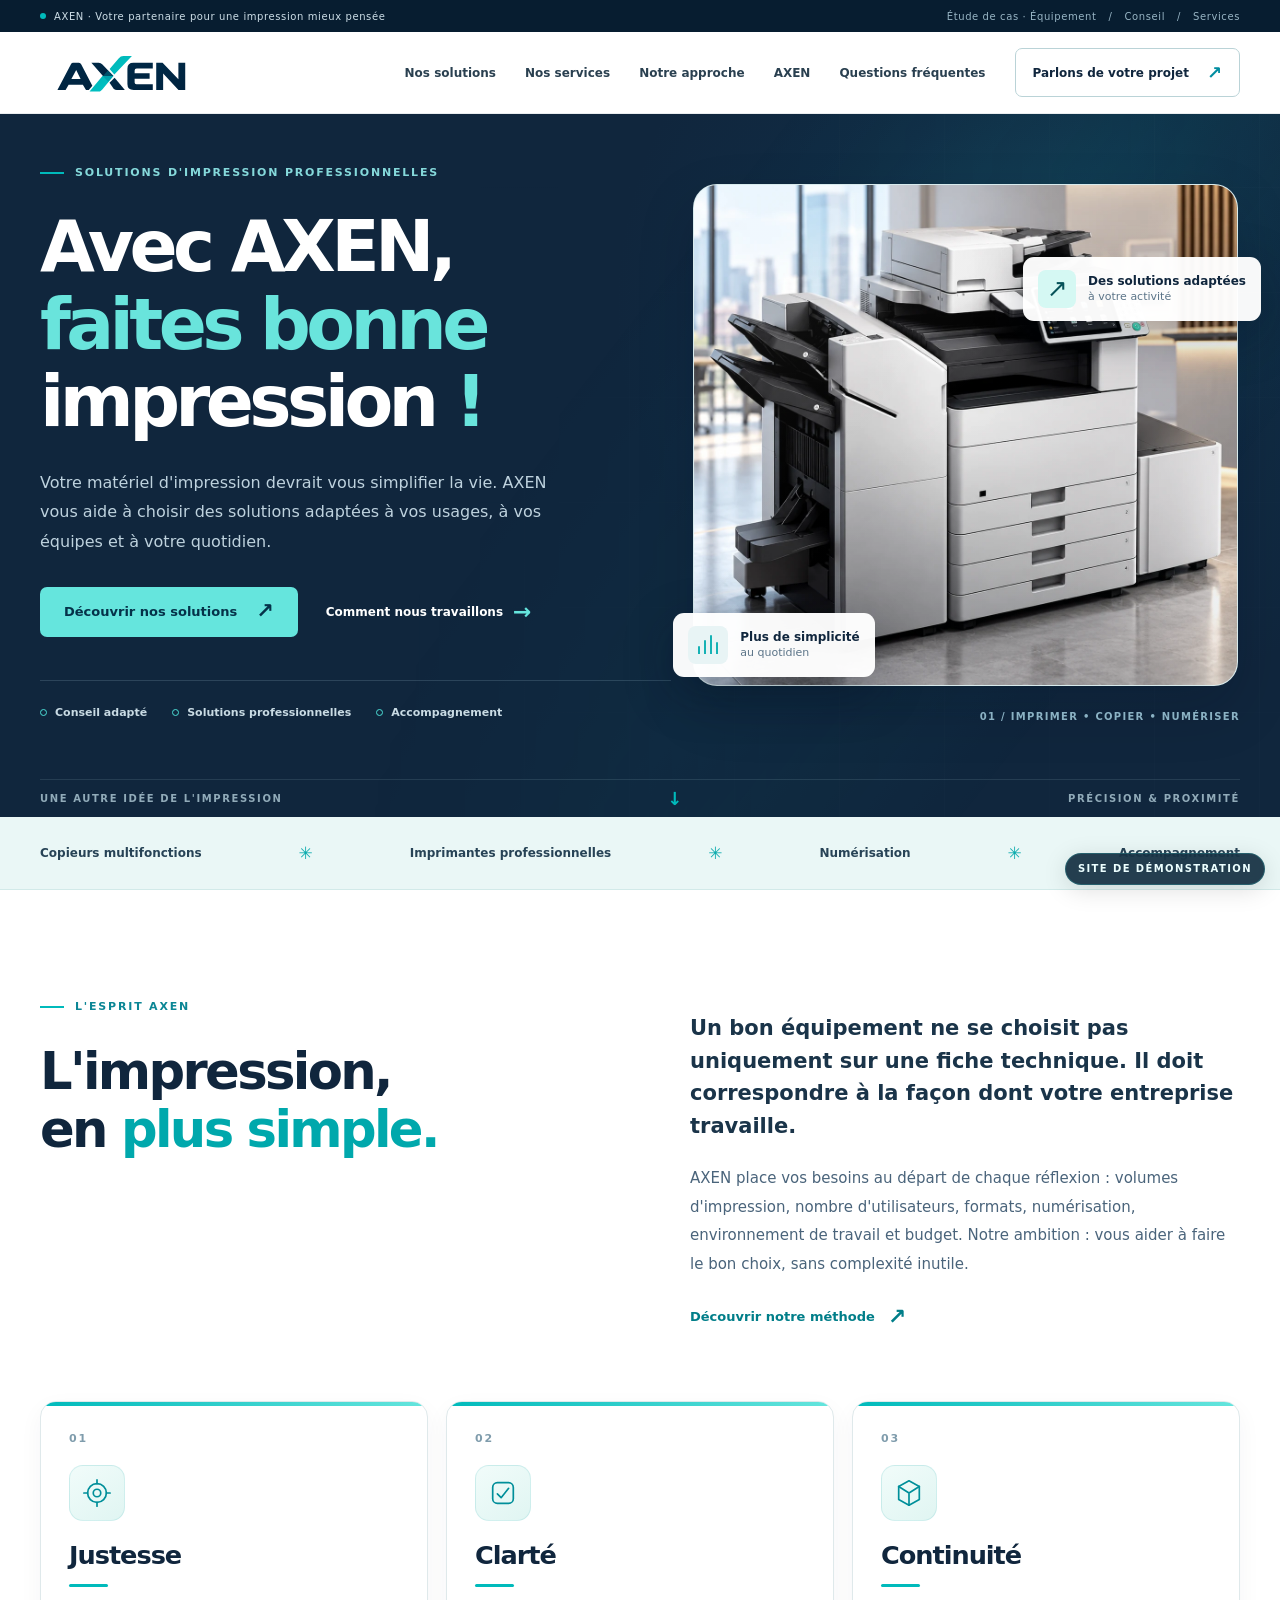
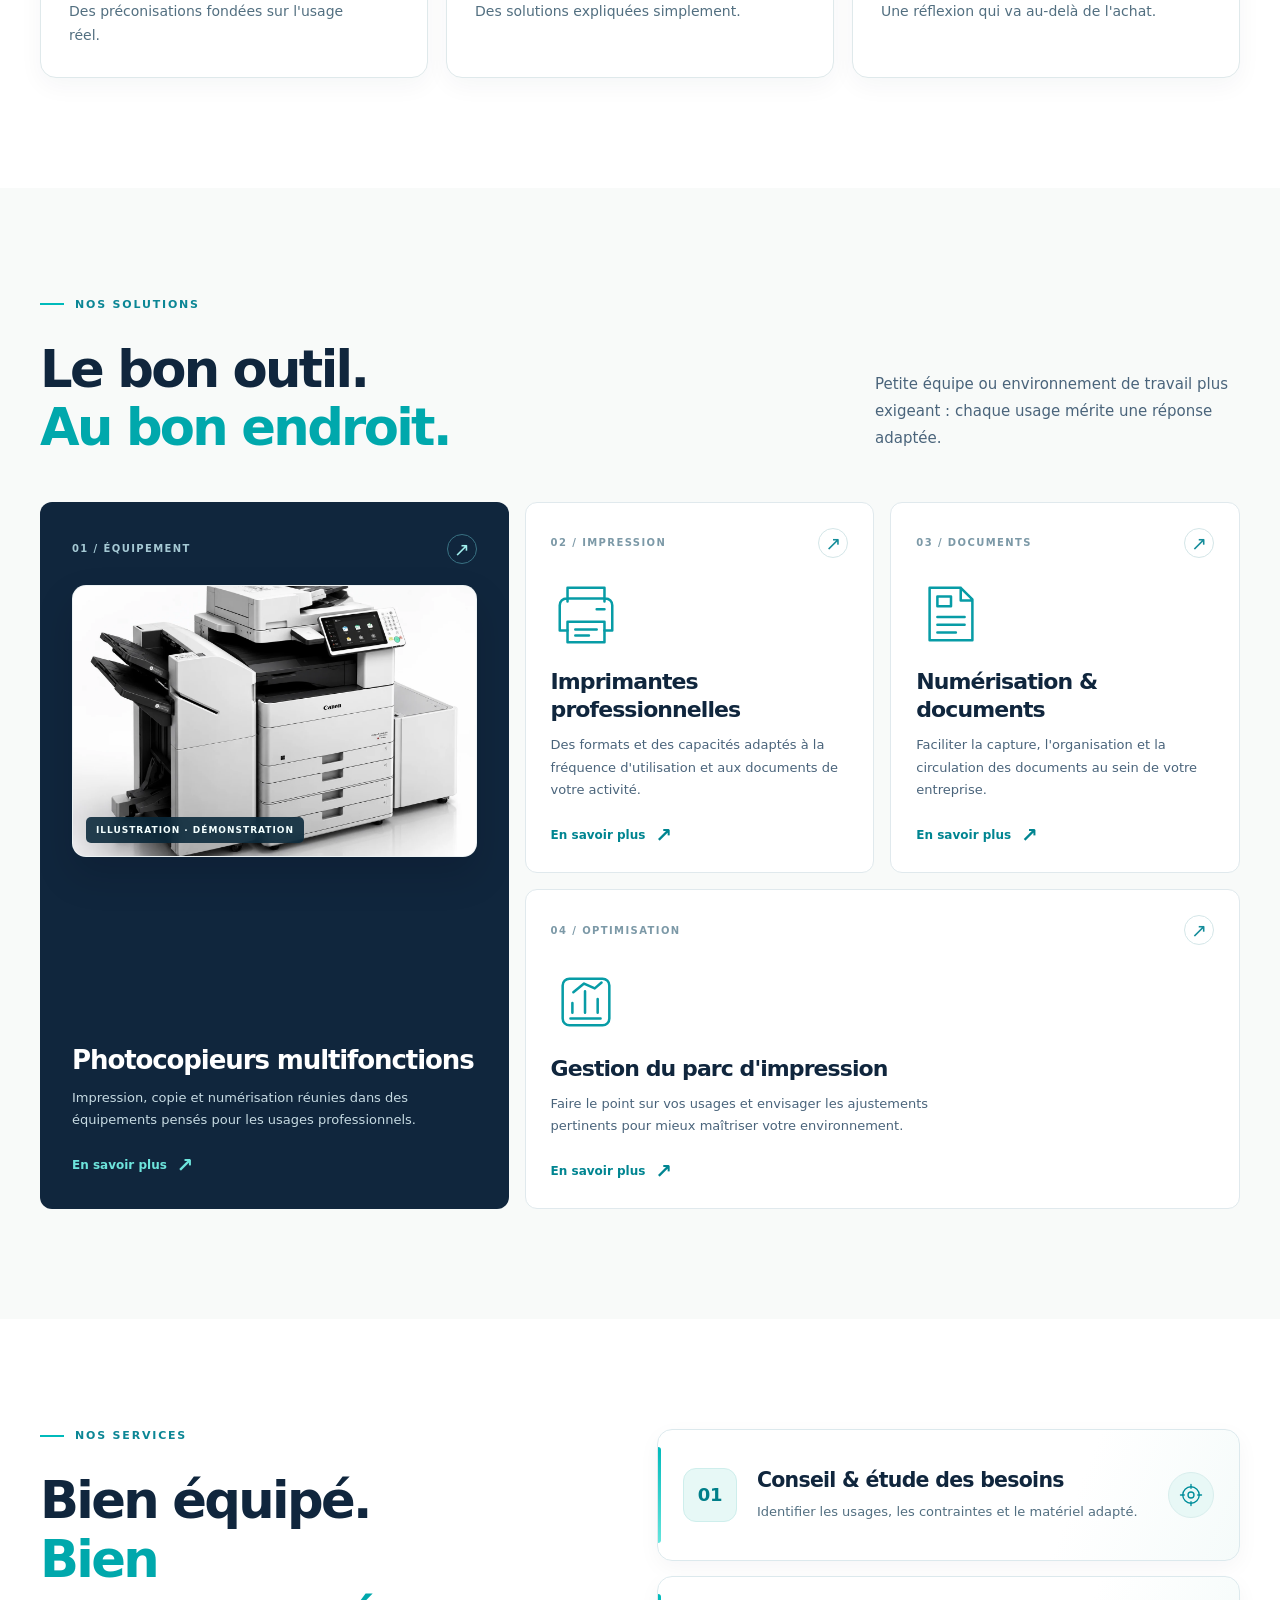
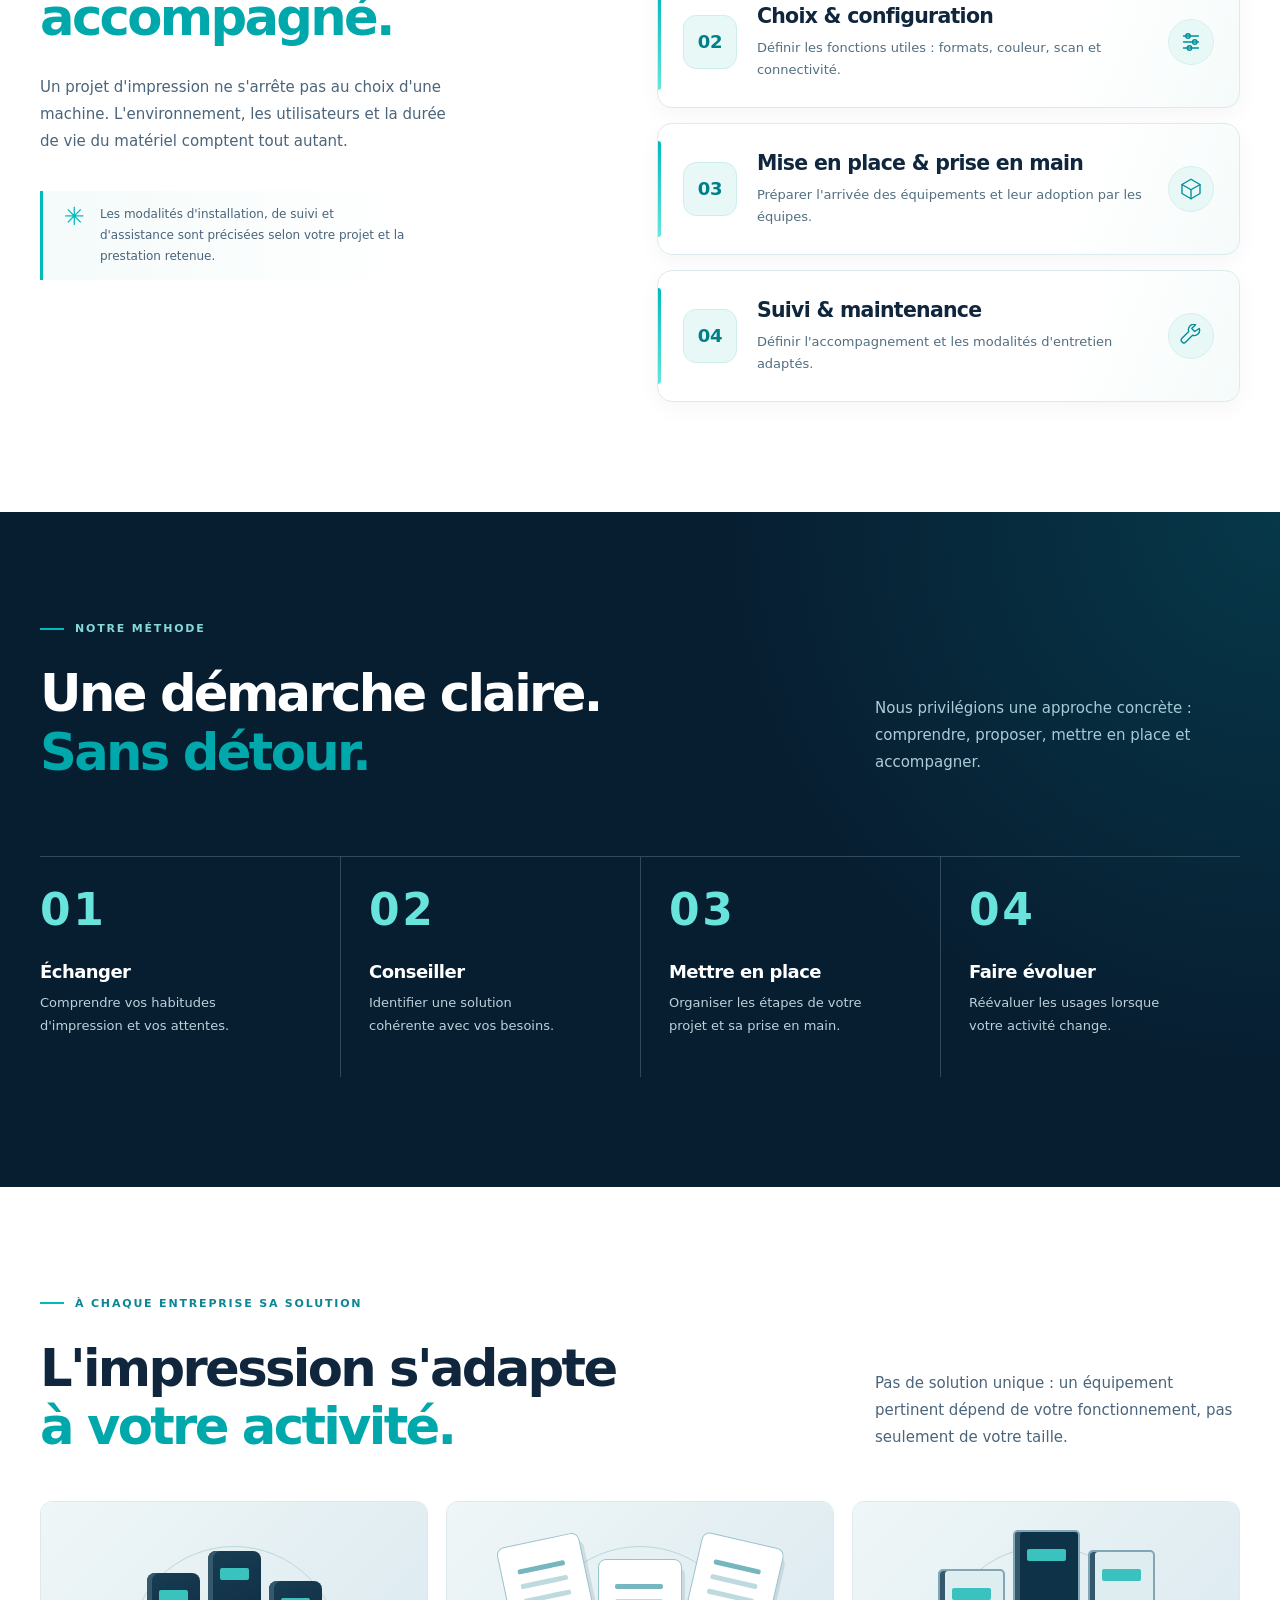
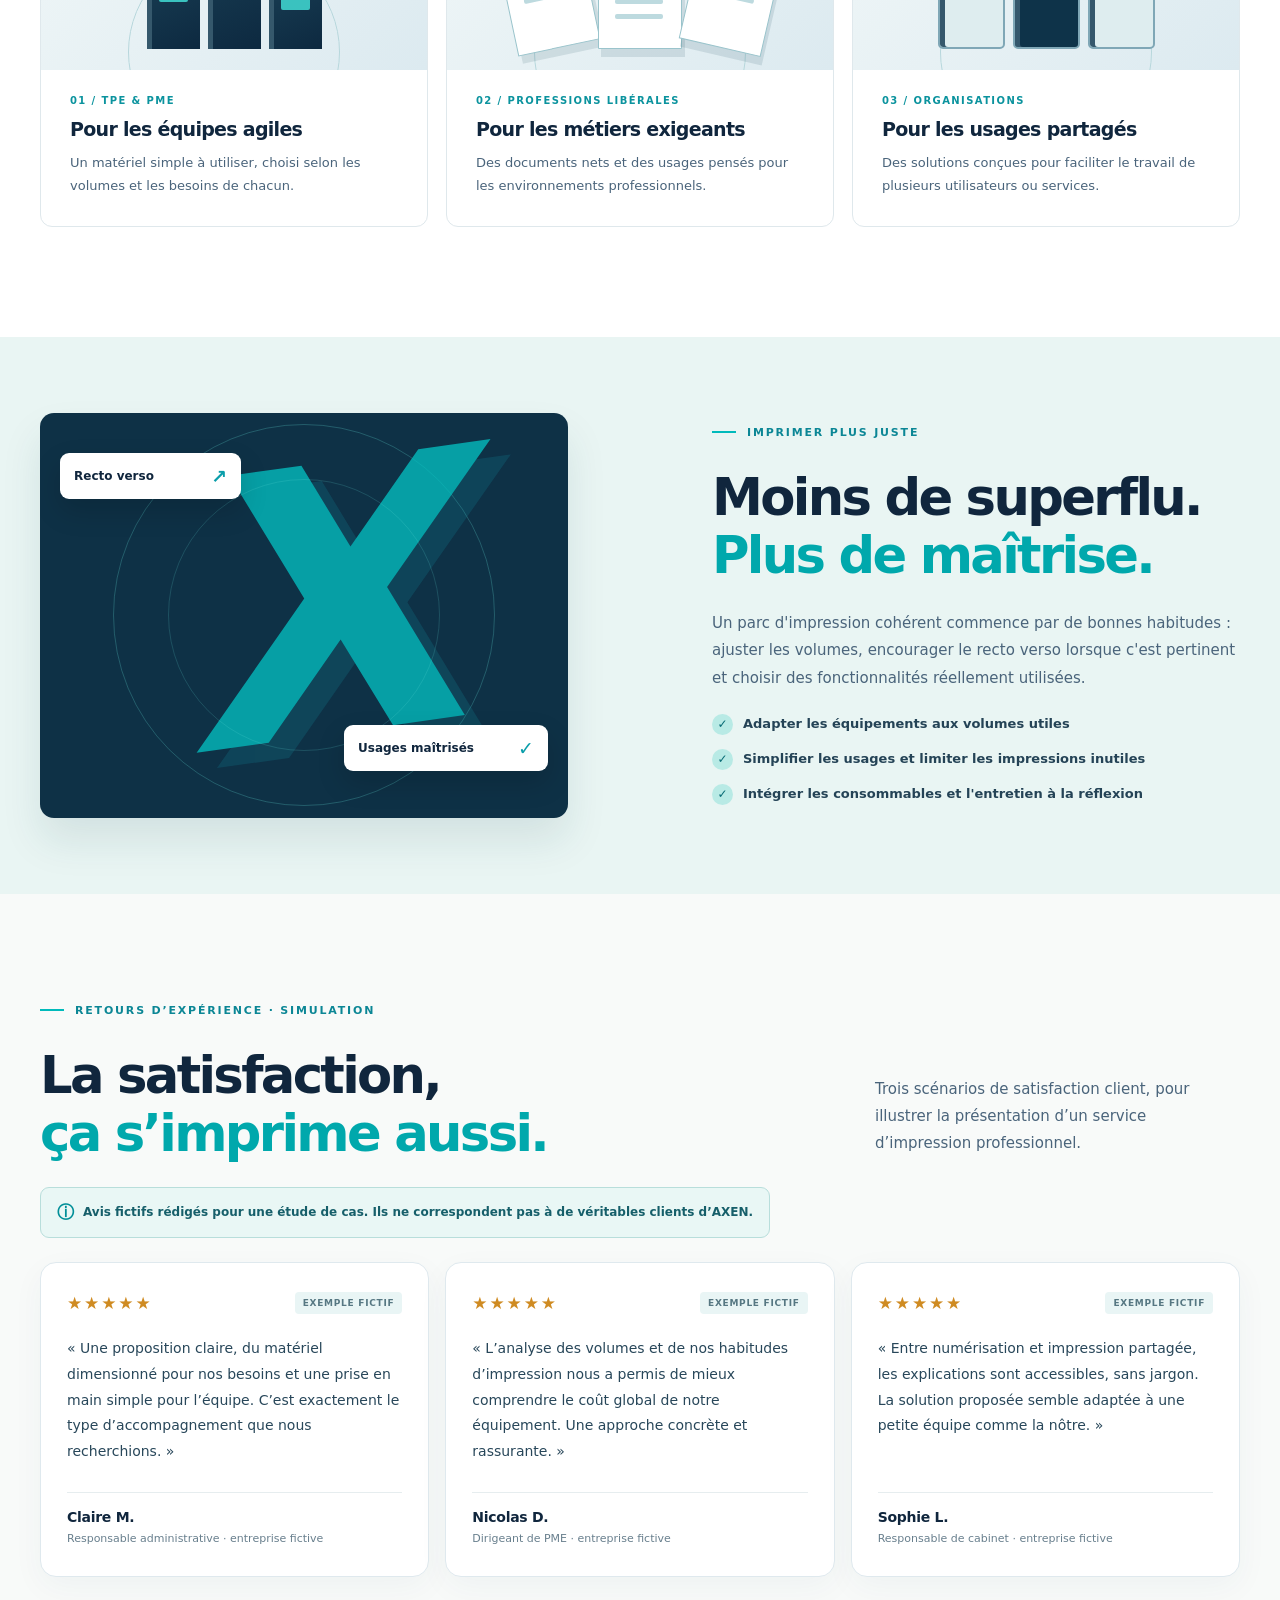
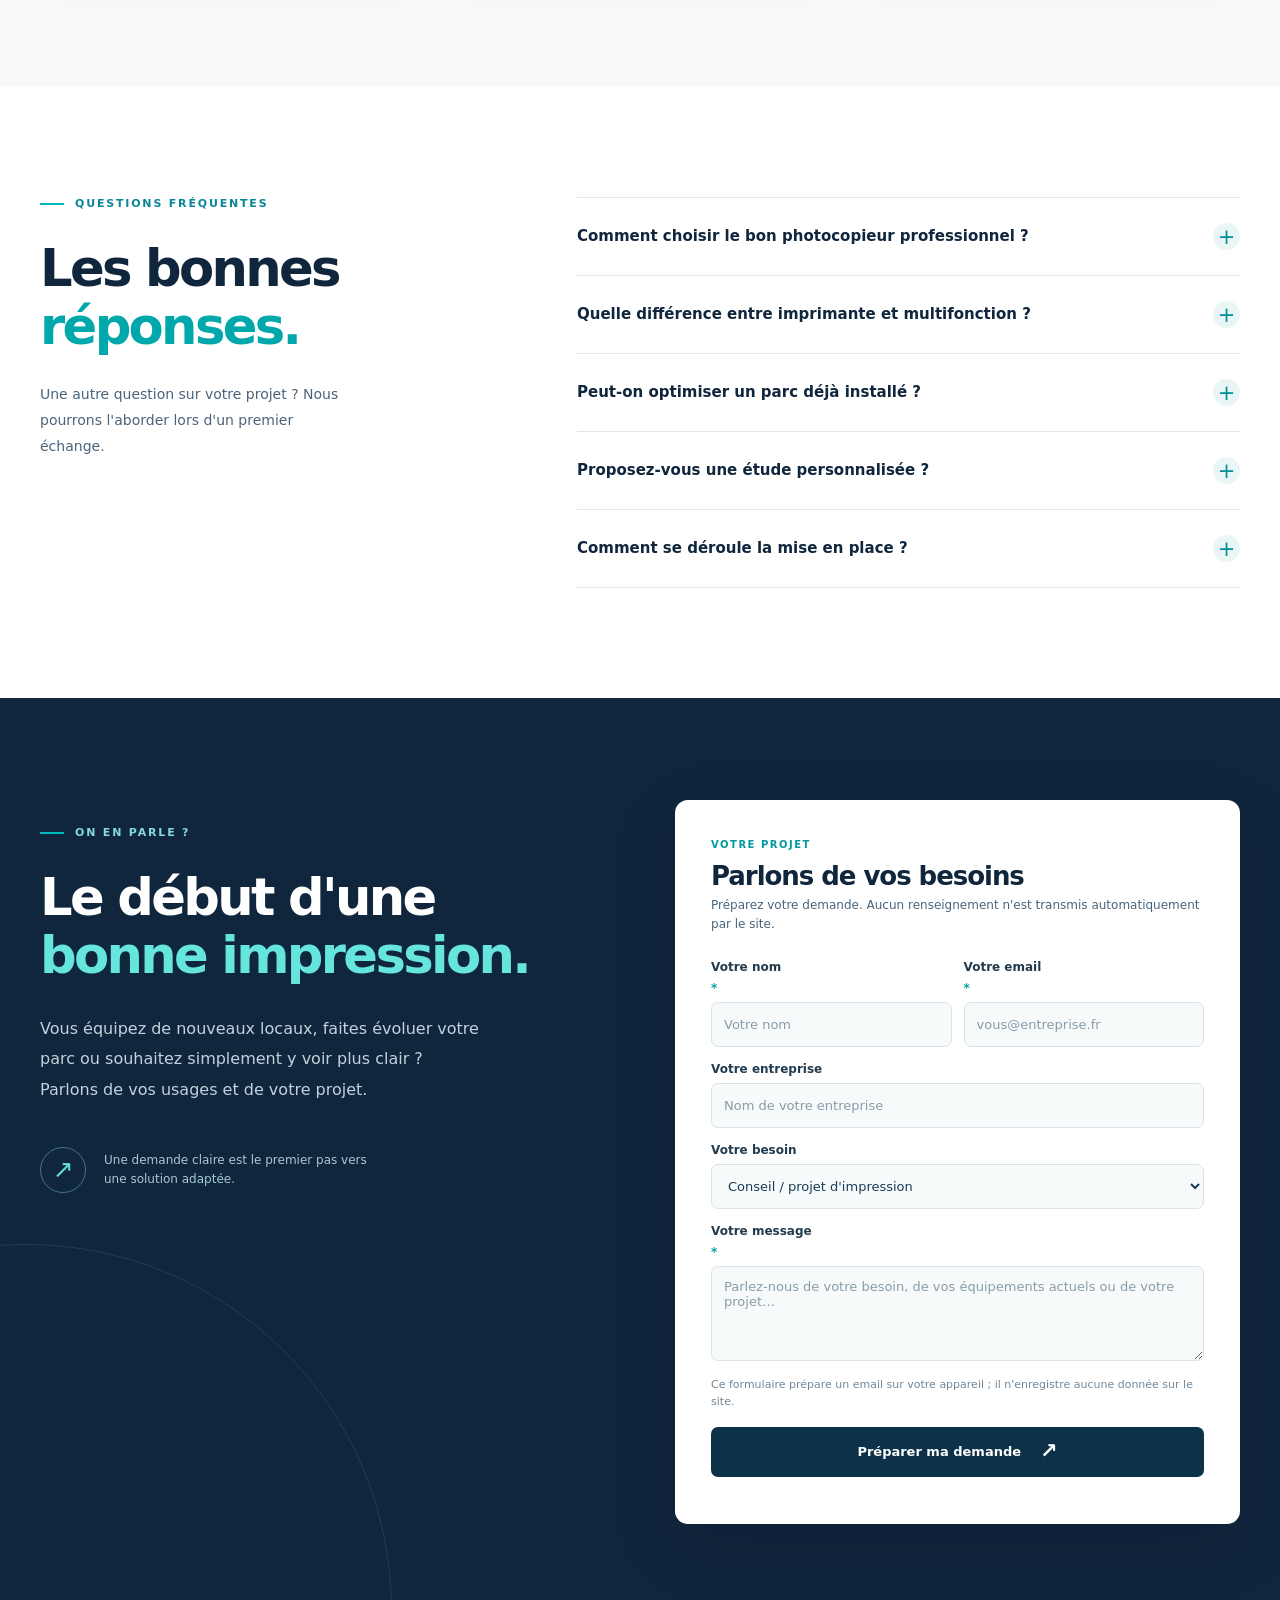
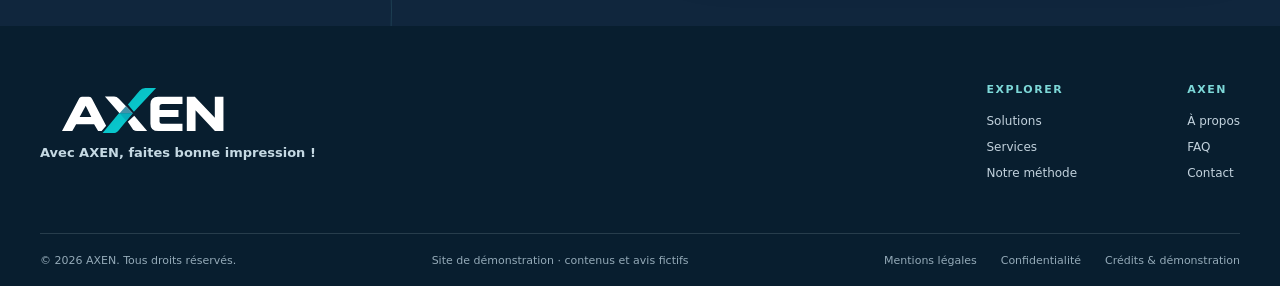
<file: index.html>
<!doctype html>
<html lang="fr">
<head>
  <meta charset="utf-8">
  <meta name="viewport" content="width=device-width,initial-scale=1">
  <meta name="theme-color" content="#10263D">
  <meta name="description" content="AXEN vous accompagne dans le choix de vos photocopieurs, imprimantes multifonctions et solutions d'impression professionnelles. Du conseil au suivi, faites bonne impression.">
  <meta name="robots" content="index,follow">
  <meta property="og:locale" content="fr_FR">
  <meta property="og:type" content="website">
  <meta property="og:site_name" content="AXEN">
  <meta property="og:title" content="AXEN — Avec AXEN, faites bonne impression !">
  <meta property="og:description" content="Photocopieurs, imprimantes et solutions documentaires pour les professionnels. Découvrez l'approche AXEN.">
  <meta property="og:image" content="https://kesurof.github.io/axen-web/assets/brand/og-image.png">
  <meta property="og:url" content="https://kesurof.github.io/axen-web/">
  <meta name="twitter:card" content="summary_large_image">
  <link rel="canonical" href="https://kesurof.github.io/axen-web/">
  <link rel="icon" type="image/svg+xml" href="./assets/brand/symbol-on-navy.svg">
  <link rel="apple-touch-icon" href="./assets/brand/favicon-180.png">
  <link rel="manifest" href="./manifest.webmanifest">
  <link rel="stylesheet" href="./styles.css">
  <script src="./site-config.js" defer></script>
  <script src="./script.js" defer></script>
  <title>AXEN — Photocopieurs & solutions d'impression pour les professionnels</title>
</head>
<body>
  <a class="skip-link" href="#contenu">Aller au contenu</a>
  <div class="topline"><span class="container topline-inner"><span class="status-dot" aria-hidden="true"></span> AXEN · Votre partenaire pour une impression mieux pensée <span class="topline-end">Étude de cas · Équipement <span aria-hidden="true">/</span> Conseil <span aria-hidden="true">/</span> Services</span></span></div>
  <header class="site-header" id="haut">
    <nav class="nav container" aria-label="Navigation principale">
      <a class="brand" href="#haut" aria-label="AXEN — Accueil"><img src="./assets/brand/logo-primary.svg" alt="AXEN" width="173" height="55"></a>
      <button class="nav-toggle" type="button" aria-controls="primary-links" aria-expanded="false" aria-label="Ouvrir le menu"><span></span><span></span><span></span></button>
      <div class="nav-links" id="primary-links">
        <a href="#solutions">Nos solutions</a>
        <a href="#services">Nos services</a>
        <a href="#approche">Notre approche</a>
        <a href="#entreprise">AXEN</a>
        <a href="#questions">Questions fréquentes</a>
        <a class="nav-cta" href="#contact">Parlons de votre projet <span aria-hidden="true">↗</span></a>
      </div>
    </nav>
  </header>
  <main id="contenu">
    <section class="hero" aria-labelledby="hero-title">
      <div class="hero-mesh" aria-hidden="true"></div>
      <div class="container hero-grid">
        <div class="hero-copy">
          <div class="eyebrow eyebrow-light"><span class="eyebrow-line"></span> SOLUTIONS D'IMPRESSION PROFESSIONNELLES</div>
          <h1 id="hero-title">Avec AXEN,<br><span>faites bonne</span><br>impression<span class="hero-period">&nbsp;!</span></h1>
          <p>Votre matériel d'impression devrait vous simplifier la vie. AXEN vous aide à choisir des solutions adaptées à vos usages, à vos équipes et à votre quotidien.</p>
          <div class="hero-actions"><a href="#solutions" class="button button-primary">Découvrir nos solutions <span aria-hidden="true">↗</span></a><a href="#approche" class="hero-text-link">Comment nous travaillons <span aria-hidden="true">→</span></a></div>
          <div class="hero-points" aria-label="Les engagements de notre approche"><span><i aria-hidden="true"></i> Conseil adapté</span><span><i aria-hidden="true"></i> Solutions professionnelles</span><span><i aria-hidden="true"></i> Accompagnement</span></div>
        </div>
        <div class="hero-visual">
          <div class="hero-visual-frame hero-visual-frame--photography"><img src="./assets/photos/copier-hero-office.webp" alt="Visuel illustratif d’un photocopieur multifonction professionnel dans un bureau moderne" width="1448" height="1086" fetchpriority="high" decoding="async" class="hero-machine hero-machine--photo"></div>
          <div class="floating-chip floating-chip-top" aria-hidden="true"><span class="chip-icon">↗</span><span><strong>Des solutions adaptées</strong><small>à votre activité</small></span></div>
          <div class="floating-chip floating-chip-bottom" aria-hidden="true"><span class="chip-chart"><i></i><i></i><i></i><i></i></span><span><strong>Plus de simplicité</strong><small>au quotidien</small></span></div>
          <span class="hero-caption" aria-hidden="true">01 / IMPRIMER • COPIER • NUMÉRISER</span>
        </div>
      </div>
      <div class="hero-lower-line container"><span>UNE AUTRE IDÉE DE L'IMPRESSION</span><span class="hero-lower-arrow" aria-hidden="true">↓</span><span>PRÉCISION & PROXIMITÉ</span></div>
    </section>

    <section class="expertise-strip" aria-label="Nos domaines d'expertise"><div class="container expertise-inner"><span>Copieurs multifonctions</span><span class="strip-star" aria-hidden="true">✳</span><span>Imprimantes professionnelles</span><span class="strip-star" aria-hidden="true">✳</span><span>Numérisation</span><span class="strip-star" aria-hidden="true">✳</span><span>Accompagnement</span></div></section>

    <section class="section intro-section" id="entreprise" aria-labelledby="intro-title">
      <div class="container intro-layout">
        <div class="intro-title-block"><p class="eyebrow"><span class="eyebrow-line"></span> L'ESPRIT AXEN</p><h2 id="intro-title">L'impression,<br>en <em>plus simple.</em></h2></div>
        <div class="intro-content"><p class="lead">Un bon équipement ne se choisit pas uniquement sur une fiche technique. Il doit correspondre à la façon dont votre entreprise travaille.</p><p>AXEN place vos besoins au départ de chaque réflexion : volumes d'impression, nombre d'utilisateurs, formats, numérisation, environnement de travail et budget. Notre ambition : vous aider à faire le bon choix, sans complexité inutile.</p><a class="text-link" href="#approche">Découvrir notre méthode <span aria-hidden="true">↗</span></a></div>
      </div>
      <div class="container values-row">
        <article class="value-item"><span class="value-index">01</span><span class="value-icon" aria-hidden="true"><svg viewBox="0 0 32 32"><circle cx="16" cy="16" r="10"/><circle cx="16" cy="16" r="4"/><path d="M16 2v4m0 20v4M2 16h4m20 0h4"/></svg></span><h3>Justesse</h3><p>Des préconisations fondées sur l'usage réel.</p></article>
        <article class="value-item"><span class="value-index">02</span><span class="value-icon" aria-hidden="true"><svg viewBox="0 0 32 32"><rect x="5" y="5" width="22" height="22" rx="5"/><path d="M10 17l4 4 8-10"/></svg></span><h3>Clarté</h3><p>Des solutions expliquées simplement.</p></article>
        <article class="value-item"><span class="value-index">03</span><span class="value-icon" aria-hidden="true"><svg viewBox="0 0 32 32"><path d="M5 9l11-6 11 6v14l-11 6-11-6z"/><path d="M5 9l11 7 11-7M16 16v13"/></svg></span><h3>Continuité</h3><p>Une réflexion qui va au-delà de l'achat.</p></article>
      </div>
    </section>

    <section class="section section-soft solutions-section" id="solutions" aria-labelledby="solutions-title">
      <div class="container">
        <div class="section-head"><div><p class="eyebrow"><span class="eyebrow-line"></span> NOS SOLUTIONS</p><h2 id="solutions-title">Le bon outil.<br><em>Au bon endroit.</em></h2></div><p>Petite équipe ou environnement de travail plus exigeant : chaque usage mérite une réponse adaptée.</p></div>
        <div class="solution-grid">
          <article class="solution-card featured-solution"><div class="card-topline"><span class="card-index">01 / ÉQUIPEMENT</span><span class="card-arrow" aria-hidden="true">↗</span></div><div class="featured-art featured-art--photo"><img src="./assets/photos/copier-feature-studio.webp" alt="Visuel illustratif d’un photocopieur multifonction professionnel sur fond clair" width="1448" height="1086" loading="lazy" decoding="async" class="featured-machine-photo"><span class="featured-photo-label" aria-hidden="true">ILLUSTRATION · DÉMONSTRATION</span></div><div class="solution-copy"><h3>Photocopieurs multifonctions</h3><p>Impression, copie et numérisation réunies dans des équipements pensés pour les usages professionnels.</p><a href="./solutions/photocopieurs-multifonctions.html" class="card-link" aria-label="En savoir plus sur les photocopieurs multifonctions">En savoir plus <span aria-hidden="true">↗</span></a></div></article>
          <article class="solution-card"><div class="card-topline"><span class="card-index">02 / IMPRESSION</span><span class="card-arrow" aria-hidden="true">↗</span></div><div class="solution-icon" aria-hidden="true"><svg viewBox="0 0 72 72"><path d="M17 22V8h38v14M17 52H9V26a7 7 0 0 1 7-7h40a7 7 0 0 1 7 7v26h-8"/><path d="M17 43h38v21H17zM47 30h8M25 51h22M25 57h14"/></svg></div><h3>Imprimantes professionnelles</h3><p>Des formats et des capacités adaptés à la fréquence d'utilisation et aux documents de votre activité.</p><a href="./solutions/imprimantes-professionnelles.html" class="card-link" aria-label="En savoir plus sur les imprimantes professionnelles">En savoir plus <span aria-hidden="true">↗</span></a></article>
          <article class="solution-card"><div class="card-topline"><span class="card-index">03 / DOCUMENTS</span><span class="card-arrow" aria-hidden="true">↗</span></div><div class="solution-icon" aria-hidden="true"><svg viewBox="0 0 72 72"><path d="M14 8h32l12 12v42H14zM46 8v13h12M22 38h28M22 46h28M22 54h19"/><path d="M22 17h14v10H22z"/></svg></div><h3>Numérisation & documents</h3><p>Faciliter la capture, l'organisation et la circulation des documents au sein de votre entreprise.</p><a href="./solutions/numerisation-documents.html" class="card-link" aria-label="En savoir plus sur la numérisation et la gestion documentaire">En savoir plus <span aria-hidden="true">↗</span></a></article>
          <article class="solution-card"><div class="card-topline"><span class="card-index">04 / OPTIMISATION</span><span class="card-arrow" aria-hidden="true">↗</span></div><div class="solution-icon" aria-hidden="true"><svg viewBox="0 0 72 72"><rect x="12" y="12" width="48" height="48" rx="7"/><path d="M22 47V37M35 47V25M48 47V33M20 53h31M23 26l11-9 11 5 7-6"/></svg></div><h3>Gestion du parc d'impression</h3><p>Faire le point sur vos usages et envisager les ajustements pertinents pour mieux maîtriser votre environnement.</p><a href="./solutions/gestion-parc-impression.html" class="card-link" aria-label="En savoir plus sur la gestion du parc d'impression">En savoir plus <span aria-hidden="true">↗</span></a></article>
        </div>
      </div>
    </section>

    <section class="section services-section" id="services" aria-labelledby="services-title">
      <div class="container services-layout"><div class="services-left"><p class="eyebrow"><span class="eyebrow-line"></span> NOS SERVICES</p><h2 id="services-title">Bien équipé.<br><em>Bien accompagné.</em></h2><p>Un projet d'impression ne s'arrête pas au choix d'une machine. L'environnement, les utilisateurs et la durée de vie du matériel comptent tout autant.</p><div class="services-note"><span class="service-note-star">✳</span><p>Les modalités d'installation, de suivi et d'assistance sont précisées selon votre projet et la prestation retenue.</p></div></div><div class="service-list">
        <article class="service-row"><span class="service-row-number">01</span><div><h3>Conseil & étude des besoins</h3><p>Identifier les usages, les contraintes et le matériel adapté.</p></div><span class="service-row-icon" aria-hidden="true"><svg viewBox="0 0 32 32"><circle cx="16" cy="16" r="11"/><circle cx="16" cy="16" r="4"/><path d="M16 2v5m0 18v5M2 16h5m18 0h5"/></svg></span></article>
        <article class="service-row"><span class="service-row-number">02</span><div><h3>Choix & configuration</h3><p>Définir les fonctions utiles : formats, couleur, scan et connectivité.</p></div><span class="service-row-icon" aria-hidden="true"><svg viewBox="0 0 32 32"><path d="M6 8h20M6 16h20M6 24h20"/><circle cx="12" cy="8" r="3"/><circle cx="21" cy="16" r="3"/><circle cx="14" cy="24" r="3"/></svg></span></article>
        <article class="service-row"><span class="service-row-number">03</span><div><h3>Mise en place & prise en main</h3><p>Préparer l'arrivée des équipements et leur adoption par les équipes.</p></div><span class="service-row-icon" aria-hidden="true"><svg viewBox="0 0 32 32"><path d="M16 3 28 10v12L16 29 4 22V10Z"/><path d="m4 10 12 7 12-7M16 17v12"/></svg></span></article>
        <article class="service-row"><span class="service-row-number">04</span><div><h3>Suivi & maintenance</h3><p>Définir l'accompagnement et les modalités d'entretien adaptés.</p></div><span class="service-row-icon" aria-hidden="true"><svg viewBox="0 0 32 32"><path d="M27 6a7 7 0 0 1-9 9L9 24a3.5 3.5 0 0 1-5-5l9-9a7 7 0 0 1 9-9l-5 5 4 4Z"/></svg></span></article>
       </div></div>
    </section>

    <section class="section approach-section" id="approche" aria-labelledby="approche-title"><div class="approach-pattern" aria-hidden="true"></div><div class="container"><div class="section-head section-head-dark"><div><p class="eyebrow eyebrow-light"><span class="eyebrow-line"></span> NOTRE MÉTHODE</p><h2 id="approche-title">Une démarche claire.<br><em>Sans détour.</em></h2></div><p>Nous privilégions une approche concrète : comprendre, proposer, mettre en place et accompagner.</p></div><ol class="steps"><li><div class="step-num">01</div><div class="step-body"><h3>Échanger</h3><p>Comprendre vos habitudes d'impression et vos attentes.</p></div></li><li><div class="step-num">02</div><div class="step-body"><h3>Conseiller</h3><p>Identifier une solution cohérente avec vos besoins.</p></div></li><li><div class="step-num">03</div><div class="step-body"><h3>Mettre en place</h3><p>Organiser les étapes de votre projet et sa prise en main.</p></div></li><li><div class="step-num">04</div><div class="step-body"><h3>Faire évoluer</h3><p>Réévaluer les usages lorsque votre activité change.</p></div></li></ol></div></section>

    <section class="section sectors-section" aria-labelledby="sectors-title"><div class="container"><div class="section-head"><div><p class="eyebrow"><span class="eyebrow-line"></span> À CHAQUE ENTREPRISE SA SOLUTION</p><h2 id="sectors-title">L'impression s'adapte<br><em>à votre activité.</em></h2></div><p>Pas de solution unique : un équipement pertinent dépend de votre fonctionnement, pas seulement de votre taille.</p></div><div class="sector-grid"><article class="sector"><span class="sector-art sector-art-1" aria-hidden="true"><i></i><i></i><i></i></span><span class="sector-label">01 / TPE & PME</span><h3>Pour les équipes agiles</h3><p>Un matériel simple à utiliser, choisi selon les volumes et les besoins de chacun.</p></article><article class="sector"><span class="sector-art sector-art-2" aria-hidden="true"><i></i><i></i><i></i></span><span class="sector-label">02 / PROFESSIONS LIBÉRALES</span><h3>Pour les métiers exigeants</h3><p>Des documents nets et des usages pensés pour les environnements professionnels.</p></article><article class="sector"><span class="sector-art sector-art-3" aria-hidden="true"><i></i><i></i><i></i></span><span class="sector-label">03 / ORGANISATIONS</span><h3>Pour les usages partagés</h3><p>Des solutions conçues pour faciliter le travail de plusieurs utilisateurs ou services.</p></article></div></div></section>

    <section class="responsible-section" aria-labelledby="responsible-title"><div class="container responsible-grid"><div class="responsible-visual" aria-hidden="true"><span class="big-x">X</span><span class="mini-card mini-a">Recto verso <strong>↗</strong></span><span class="mini-card mini-b">Usages maîtrisés <strong>✓</strong></span></div><div class="responsible-copy"><p class="eyebrow"><span class="eyebrow-line"></span> IMPRIMER PLUS JUSTE</p><h2 id="responsible-title">Moins de superflu.<br><em>Plus de maîtrise.</em></h2><p>Un parc d'impression cohérent commence par de bonnes habitudes : ajuster les volumes, encourager le recto verso lorsque c'est pertinent et choisir des fonctionnalités réellement utilisées.</p><ul class="check-list"><li>Adapter les équipements aux volumes utiles</li><li>Simplifier les usages et limiter les impressions inutiles</li><li>Intégrer les consommables et l'entretien à la réflexion</li></ul></div></div></section>

    <section class="section section-soft reviews-section" id="avis" aria-labelledby="reviews-title">
      <div class="container">
        <div class="section-head">
          <div><p class="eyebrow"><span class="eyebrow-line"></span> RETOURS D’EXPÉRIENCE · SIMULATION</p><h2 id="reviews-title">La satisfaction,<br><em>ça s’imprime aussi.</em></h2></div>
          <p>Trois scénarios de satisfaction client, pour illustrer la présentation d’un service d’impression professionnel.</p>
        </div>
        <p class="reviews-disclaimer"><span aria-hidden="true">ⓘ</span> Avis fictifs rédigés pour une étude de cas. Ils ne correspondent pas à de véritables clients d’AXEN.</p>
        <div class="reviews-grid">
          <article class="review-card">
            <div class="review-card-top"><span>★★★★★</span><small>EXEMPLE FICTIF</small></div>
            <blockquote>« Une proposition claire, du matériel dimensionné pour nos besoins et une prise en main simple pour l’équipe. C’est exactement le type d’accompagnement que nous recherchions. »</blockquote>
            <div class="review-author"><strong>Claire M.</strong><span>Responsable administrative · entreprise fictive</span></div>
          </article>
          <article class="review-card">
            <div class="review-card-top"><span>★★★★★</span><small>EXEMPLE FICTIF</small></div>
            <blockquote>« L’analyse des volumes et de nos habitudes d’impression nous a permis de mieux comprendre le coût global de notre équipement. Une approche concrète et rassurante. »</blockquote>
            <div class="review-author"><strong>Nicolas D.</strong><span>Dirigeant de PME · entreprise fictive</span></div>
          </article>
          <article class="review-card">
            <div class="review-card-top"><span>★★★★★</span><small>EXEMPLE FICTIF</small></div>
            <blockquote>« Entre numérisation et impression partagée, les explications sont accessibles, sans jargon. La solution proposée semble adaptée à une petite équipe comme la nôtre. »</blockquote>
            <div class="review-author"><strong>Sophie L.</strong><span>Responsable de cabinet · entreprise fictive</span></div>
          </article>
        </div>
      </div>
    </section>

    <section class="section faq-section" id="questions" aria-labelledby="faq-title"><div class="container faq-grid"><div><p class="eyebrow"><span class="eyebrow-line"></span> QUESTIONS FRÉQUENTES</p><h2 id="faq-title">Les bonnes<br><em>réponses.</em></h2><p class="faq-help">Une autre question sur votre projet ? Nous pourrons l'aborder lors d'un premier échange.</p></div><div class="faq-list">
      <details><summary>Comment choisir le bon photocopieur professionnel ? <span aria-hidden="true">+</span></summary><p>Le nombre d'utilisateurs, les volumes mensuels, les formats A4/A3, la couleur, les besoins de numérisation et votre organisation sont les premiers critères à examiner.</p></details>
      <details><summary>Quelle différence entre imprimante et multifonction ? <span aria-hidden="true">+</span></summary><p>Une imprimante se concentre sur l'impression. Un équipement multifonction associe plusieurs usages, notamment la copie et la numérisation. Le meilleur choix dépend de votre quotidien.</p></details>
      <details><summary>Peut-on optimiser un parc déjà installé ? <span aria-hidden="true">+</span></summary><p>Oui, une analyse des habitudes, des volumes et de la répartition des équipements aide à identifier d'éventuelles pistes de simplification et d'optimisation.</p></details>
      <details><summary>Proposez-vous une étude personnalisée ? <span aria-hidden="true">+</span></summary><p>Le projet démarre par l'analyse de vos besoins. Les équipements et prestations sont ensuite à définir en fonction de votre situation et de vos attentes.</p></details>
      <details><summary>Comment se déroule la mise en place ? <span aria-hidden="true">+</span></summary><p>Les étapes sont établies selon le matériel et les prestations retenues : préparation, configuration, prise en main et modalités de suivi.</p></details>
    </div></div></section>

    <section class="contact-section" id="contact" aria-labelledby="contact-title"><div class="container contact-grid"><div class="contact-heading"><p class="eyebrow eyebrow-light"><span class="eyebrow-line"></span> ON EN PARLE ?</p><h2 id="contact-title">Le début d'une<br><em>bonne impression.</em></h2><p>Vous équipez de nouveaux locaux, faites évoluer votre parc ou souhaitez simplement y voir plus clair ? Parlons de vos usages et de votre projet.</p><div class="contact-side-note"><span aria-hidden="true">↗</span><span>Une demande claire est le premier pas vers une solution adaptée.</span></div></div><div class="contact-panel"><div class="contact-form-intro"><span>VOTRE PROJET</span><h3>Parlons de vos besoins</h3><p>Préparez votre demande. Aucun renseignement n'est transmis automatiquement par le site.</p></div><form id="contact-form"><div class="form-row"><label>Votre nom <span aria-hidden="true">*</span><input name="name" autocomplete="name" required maxlength="120" placeholder="Votre nom"></label><label>Votre email <span aria-hidden="true">*</span><input name="email" autocomplete="email" type="email" required maxlength="254" placeholder="vous@entreprise.fr"></label></div><label>Votre entreprise<input name="company" autocomplete="organization" maxlength="160" placeholder="Nom de votre entreprise"></label><label>Votre besoin<select name="subject"><option value="Conseil / projet d'impression">Conseil / projet d'impression</option><option value="Photocopieur multifonction">Photocopieur multifonction</option><option value="Imprimante professionnelle">Imprimante professionnelle</option><option value="Numérisation / documents">Numérisation / documents</option><option value="Gestion de parc / suivi">Gestion de parc / suivi</option><option value="Autre demande">Autre demande</option></select></label><label>Votre message <span aria-hidden="true">*</span><textarea name="message" required minlength="10" maxlength="3500" rows="4" placeholder="Parlez-nous de votre besoin, de vos équipements actuels ou de votre projet…"></textarea></label><p class="form-note" id="privacy-note">Ce formulaire prépare un email sur votre appareil ; il n'enregistre aucune donnée sur le site.</p><button class="button button-dark send-button" type="submit">Préparer ma demande <span aria-hidden="true">↗</span></button><p class="form-feedback" id="form-feedback" role="status" aria-live="polite"></p></form></div></div></section>
  </main>
  <footer class="footer"><div class="container"><div class="footer-top"><div class="footer-brand"><a href="#haut" aria-label="Retour à l'accueil AXEN"><img src="./assets/brand/logo-dark-transparent.svg" alt="AXEN" width="204" height="59" loading="lazy"></a><p>Avec AXEN, faites bonne impression !</p></div><div class="footer-nav"><div><h3>Explorer</h3><a href="#solutions">Solutions</a><a href="#services">Services</a><a href="#approche">Notre méthode</a></div><div><h3>AXEN</h3><a href="#entreprise">À propos</a><a href="#questions">FAQ</a><a href="#contact">Contact</a></div></div></div><div class="footer-bottom"><span>© <span id="year">2026</span> AXEN. Tous droits réservés.</span><span>Site de démonstration · contenus et avis fictifs</span><div><a href="./mentions-legales.html">Mentions légales</a><a href="./confidentialite.html">Confidentialité</a><a href="./credits-photos.html">Crédits &amp; démonstration</a></div></div></div></footer>
</body>
</html>
</file>
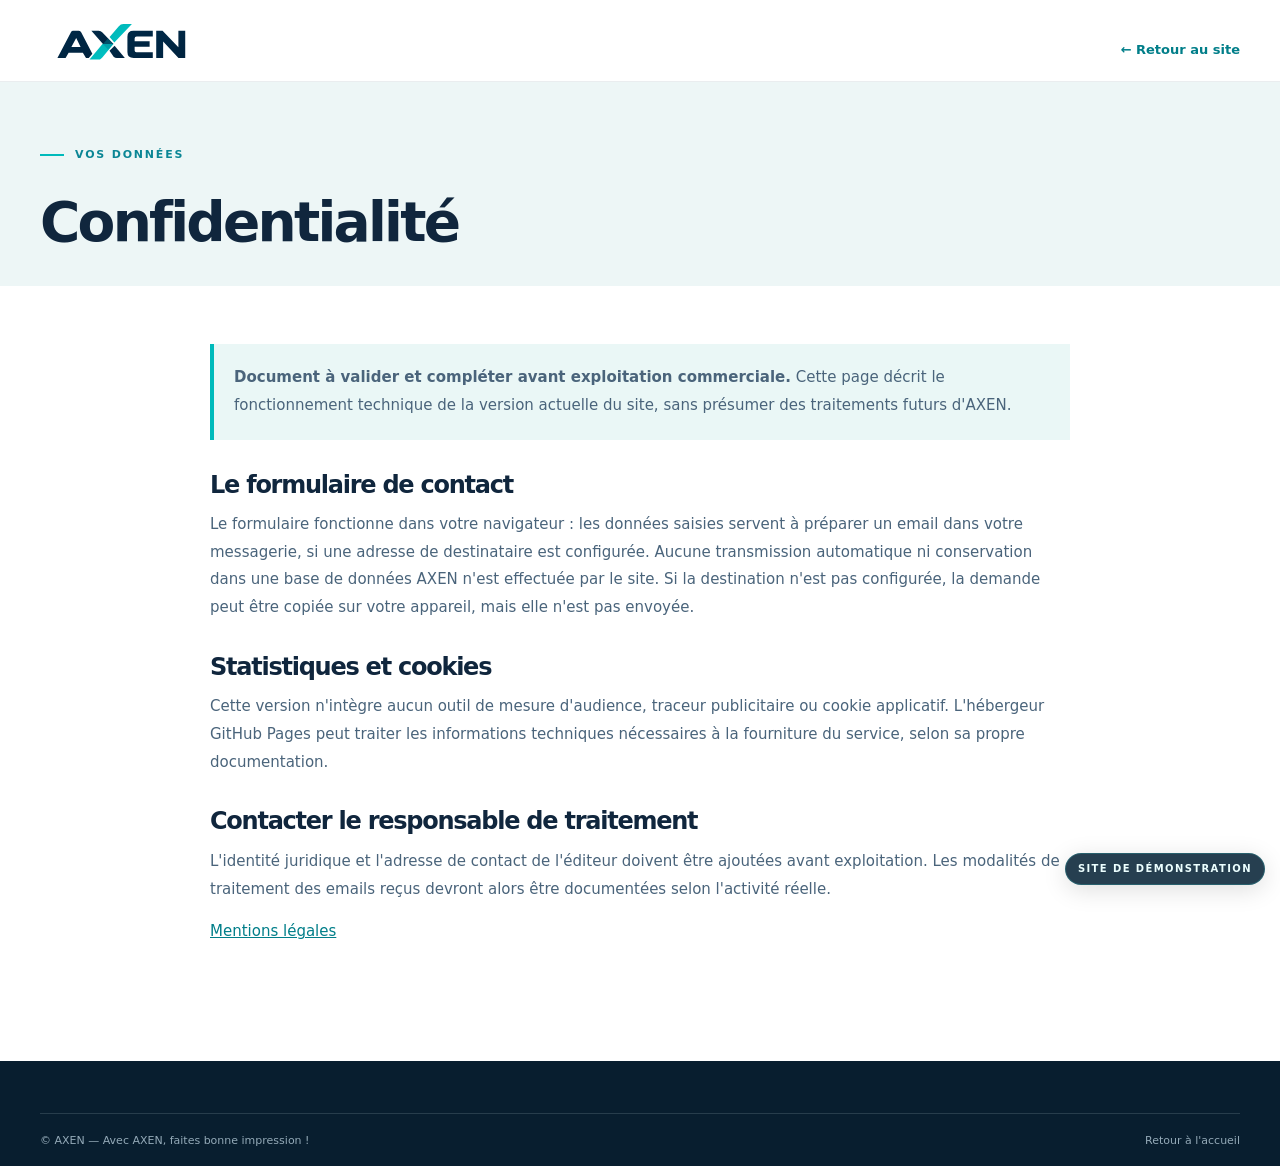
<file: confidentialite.html>
<!doctype html><html lang="fr"><head><meta charset="utf-8"><meta name="viewport" content="width=device-width,initial-scale=1"><meta name="robots" content="noindex,follow"><meta name="theme-color" content="#10263D"><title>Confidentialité — AXEN</title><link rel="icon" href="./assets/brand/symbol-on-navy.svg" type="image/svg+xml"><link rel="stylesheet" href="./styles.css"></head><body><a class="skip-link" href="#contenu">Aller au contenu</a><header class="site-header"><nav class="nav container" aria-label="Navigation"><a class="brand" href="./index.html" aria-label="AXEN, accueil"><img src="./assets/brand/logo-primary.svg" alt="AXEN" width="173" height="55"></a><a class="text-link" href="./index.html">← Retour au site</a></nav></header><main id="contenu"><div class="legal-hero"><div class="container"><p class="eyebrow"><span class="eyebrow-line"></span> VOS DONNÉES</p><h1>Confidentialité</h1></div></div><div class="container legal-main"><p class="legal-attention"><strong>Document à valider et compléter avant exploitation commerciale.</strong> Cette page décrit le fonctionnement technique de la version actuelle du site, sans présumer des traitements futurs d'AXEN.</p><h2>Le formulaire de contact</h2><p>Le formulaire fonctionne dans votre navigateur : les données saisies servent à préparer un email dans votre messagerie, si une adresse de destinataire est configurée. Aucune transmission automatique ni conservation dans une base de données AXEN n'est effectuée par le site. Si la destination n'est pas configurée, la demande peut être copiée sur votre appareil, mais elle n'est pas envoyée.</p><h2>Statistiques et cookies</h2><p>Cette version n'intègre aucun outil de mesure d'audience, traceur publicitaire ou cookie applicatif. L'hébergeur GitHub Pages peut traiter les informations techniques nécessaires à la fourniture du service, selon sa propre documentation.</p><h2>Contacter le responsable de traitement</h2><p>L'identité juridique et l'adresse de contact de l'éditeur doivent être ajoutées avant exploitation. Les modalités de traitement des emails reçus devront alors être documentées selon l'activité réelle.</p><p><a class="legal-link" href="./mentions-legales.html">Mentions légales</a></p></div></main><footer class="footer"><div class="container"><div class="footer-bottom"><span>© AXEN — Avec AXEN, faites bonne impression !</span><a href="./index.html">Retour à l'accueil</a></div></div></footer></body></html>
</file>
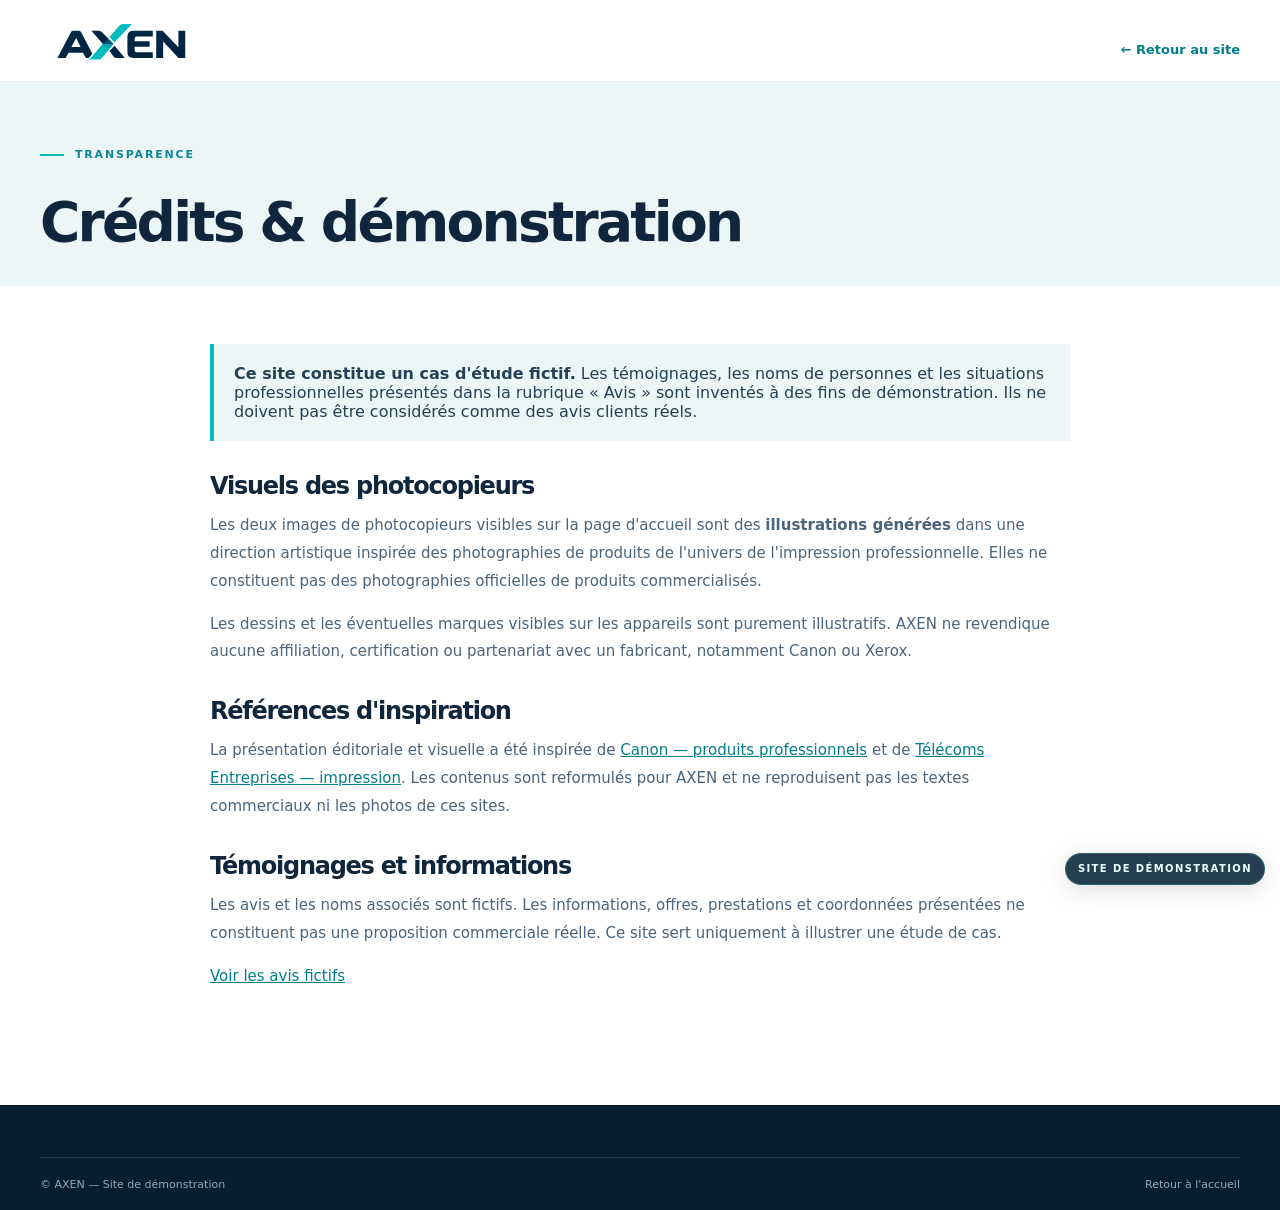
<file: credits-photos.html>
<!doctype html>
<html lang="fr"><head><meta charset="utf-8"><meta name="viewport" content="width=device-width,initial-scale=1">
<meta name="robots" content="noindex,follow"><meta name="theme-color" content="#10263D">
<title>Crédits visuels & démonstration — AXEN</title>
<meta name="description" content="Informations sur les visuels et les témoignages fictifs du site de démonstration AXEN.">
<link rel="icon" href="./assets/brand/symbol-on-navy.svg" type="image/svg+xml"><link rel="stylesheet" href="./styles.css">
</head><body><a class="skip-link" href="#contenu">Aller au contenu</a>
<header class="site-header"><nav class="nav container" aria-label="Navigation">
<a class="brand" href="./index.html" aria-label="AXEN — Accueil"><img src="./assets/brand/logo-primary.svg" alt="AXEN" width="173" height="55"></a>
<a class="text-link" href="./index.html">← Retour au site</a></nav></header>
<main id="contenu"><div class="legal-hero"><div class="container">
<p class="eyebrow"><span class="eyebrow-line"></span> TRANSPARENCE</p><h1>Crédits & démonstration</h1>
</div></div><div class="container legal-main">
<div class="legal-attention"><strong>Ce site constitue un cas d'étude fictif.</strong> Les témoignages, les noms de personnes et les situations professionnelles présentés dans la rubrique « Avis » sont inventés à des fins de démonstration. Ils ne doivent pas être considérés comme des avis clients réels.</div>
<h2>Visuels des photocopieurs</h2><p>Les deux images de photocopieurs visibles sur la page d'accueil sont des <strong>illustrations générées</strong> dans une direction artistique inspirée des photographies de produits de l'univers de l'impression professionnelle. Elles ne constituent pas des photographies officielles de produits commercialisés.</p>
<p>Les dessins et les éventuelles marques visibles sur les appareils sont purement illustratifs. AXEN ne revendique aucune affiliation, certification ou partenariat avec un fabricant, notamment Canon ou Xerox.</p>
<h2>Références d'inspiration</h2><p>La présentation éditoriale et visuelle a été inspirée de <a class="legal-link" href="https://www.canon.fr/business/products/">Canon — produits professionnels</a> et de <a class="legal-link" href="https://www.telecoms-entreprises.com/systeme-impression/">Télécoms Entreprises — impression</a>. Les contenus sont reformulés pour AXEN et ne reproduisent pas les textes commerciaux ni les photos de ces sites.</p>
<h2>Témoignages et informations</h2><p>Les avis et les noms associés sont fictifs. Les informations, offres, prestations et coordonnées présentées ne constituent pas une proposition commerciale réelle. Ce site sert uniquement à illustrer une étude de cas.</p>
<p><a class="legal-link" href="./index.html#avis">Voir les avis fictifs</a></p>
</div></main><footer class="footer"><div class="container"><div class="footer-bottom"><span>© AXEN — Site de démonstration</span><a href="./index.html">Retour à l'accueil</a></div></div></footer>
</body></html>
</file>
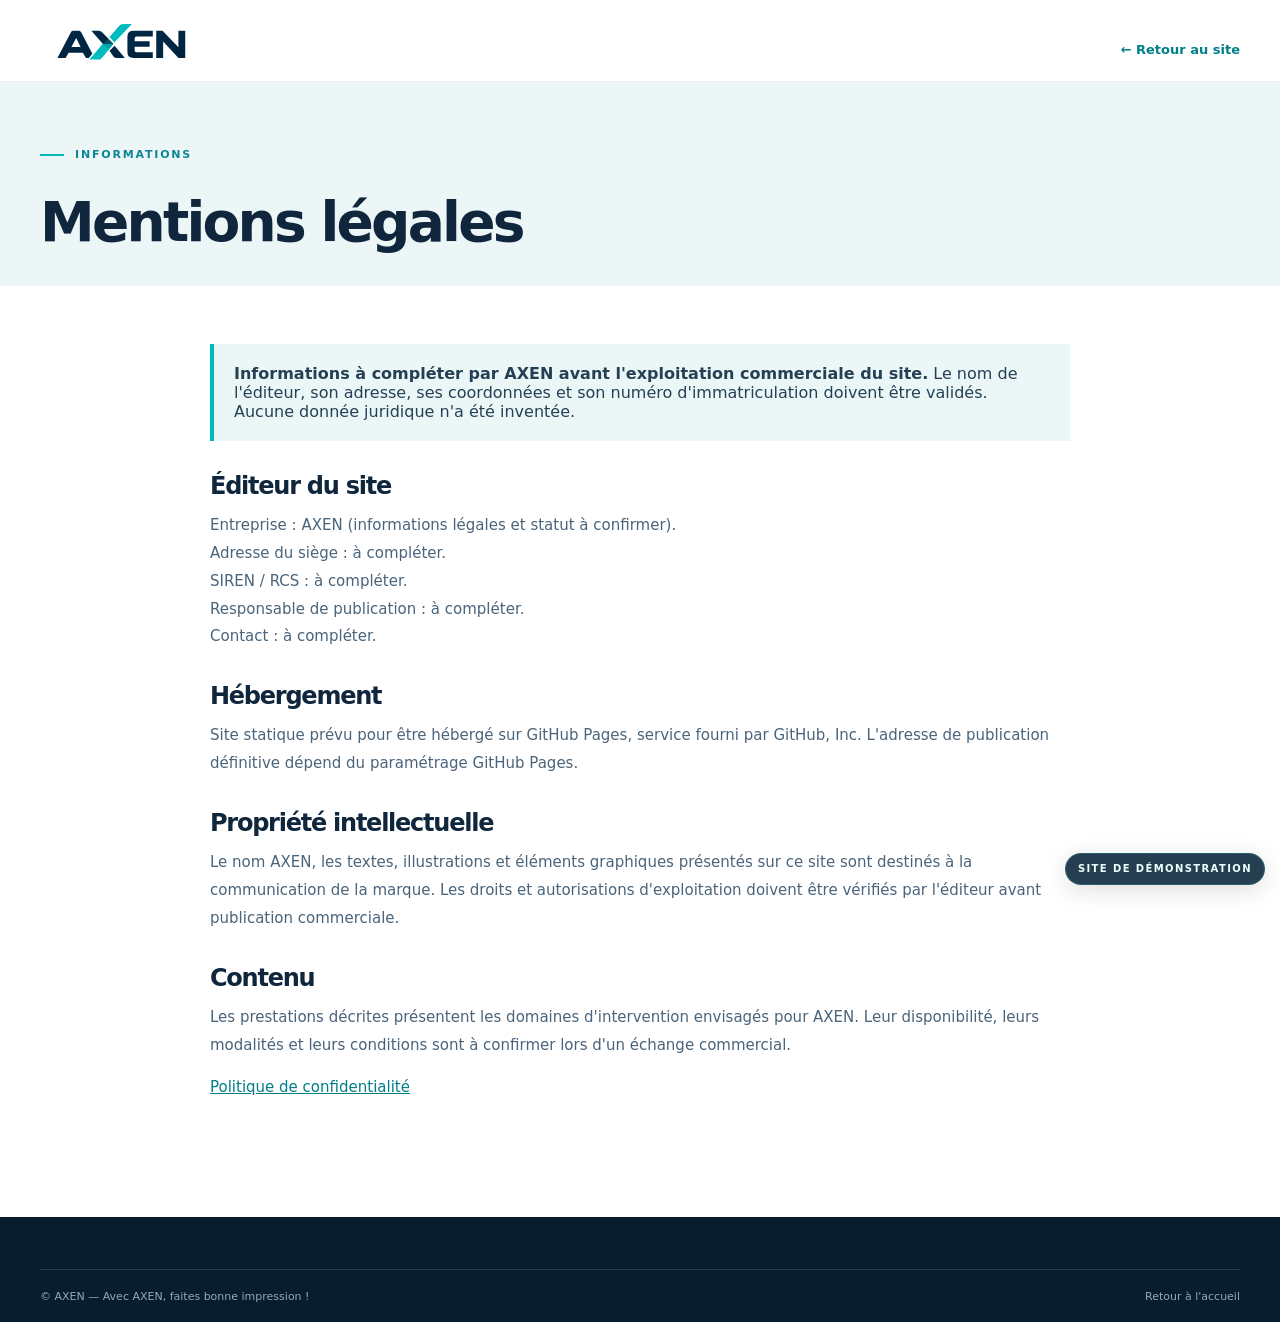
<file: mentions-legales.html>
<!doctype html><html lang="fr"><head><meta charset="utf-8"><meta name="viewport" content="width=device-width,initial-scale=1"><meta name="robots" content="noindex,follow"><meta name="theme-color" content="#10263D"><title>Mentions légales — AXEN</title><link rel="icon" href="./assets/brand/symbol-on-navy.svg" type="image/svg+xml"><link rel="stylesheet" href="./styles.css"></head><body><a class="skip-link" href="#contenu">Aller au contenu</a><header class="site-header"><nav class="nav container" aria-label="Navigation"><a class="brand" href="./index.html" aria-label="AXEN, accueil"><img src="./assets/brand/logo-primary.svg" alt="AXEN" width="173" height="55"></a><a class="text-link" href="./index.html">← Retour au site</a></nav></header><main id="contenu"><div class="legal-hero"><div class="container"><p class="eyebrow"><span class="eyebrow-line"></span> INFORMATIONS</p><h1>Mentions légales</h1></div></div><div class="container legal-main"><div class="legal-attention"><strong>Informations à compléter par AXEN avant l'exploitation commerciale du site.</strong> Le nom de l'éditeur, son adresse, ses coordonnées et son numéro d'immatriculation doivent être validés. Aucune donnée juridique n'a été inventée.</div><h2>Éditeur du site</h2><p>Entreprise : AXEN (informations légales et statut à confirmer).<br>Adresse du siège : à compléter.<br>SIREN / RCS : à compléter.<br>Responsable de publication : à compléter.<br>Contact : à compléter.</p><h2>Hébergement</h2><p>Site statique prévu pour être hébergé sur GitHub Pages, service fourni par GitHub, Inc. L'adresse de publication définitive dépend du paramétrage GitHub Pages.</p><h2>Propriété intellectuelle</h2><p>Le nom AXEN, les textes, illustrations et éléments graphiques présentés sur ce site sont destinés à la communication de la marque. Les droits et autorisations d'exploitation doivent être vérifiés par l'éditeur avant publication commerciale.</p><h2>Contenu</h2><p>Les prestations décrites présentent les domaines d'intervention envisagés pour AXEN. Leur disponibilité, leurs modalités et leurs conditions sont à confirmer lors d'un échange commercial.</p><p><a class="legal-link" href="./confidentialite.html">Politique de confidentialité</a></p></div></main><footer class="footer"><div class="container"><div class="footer-bottom"><span>© AXEN — Avec AXEN, faites bonne impression !</span><a href="./index.html">Retour à l'accueil</a></div></div></footer></body></html>
</file>
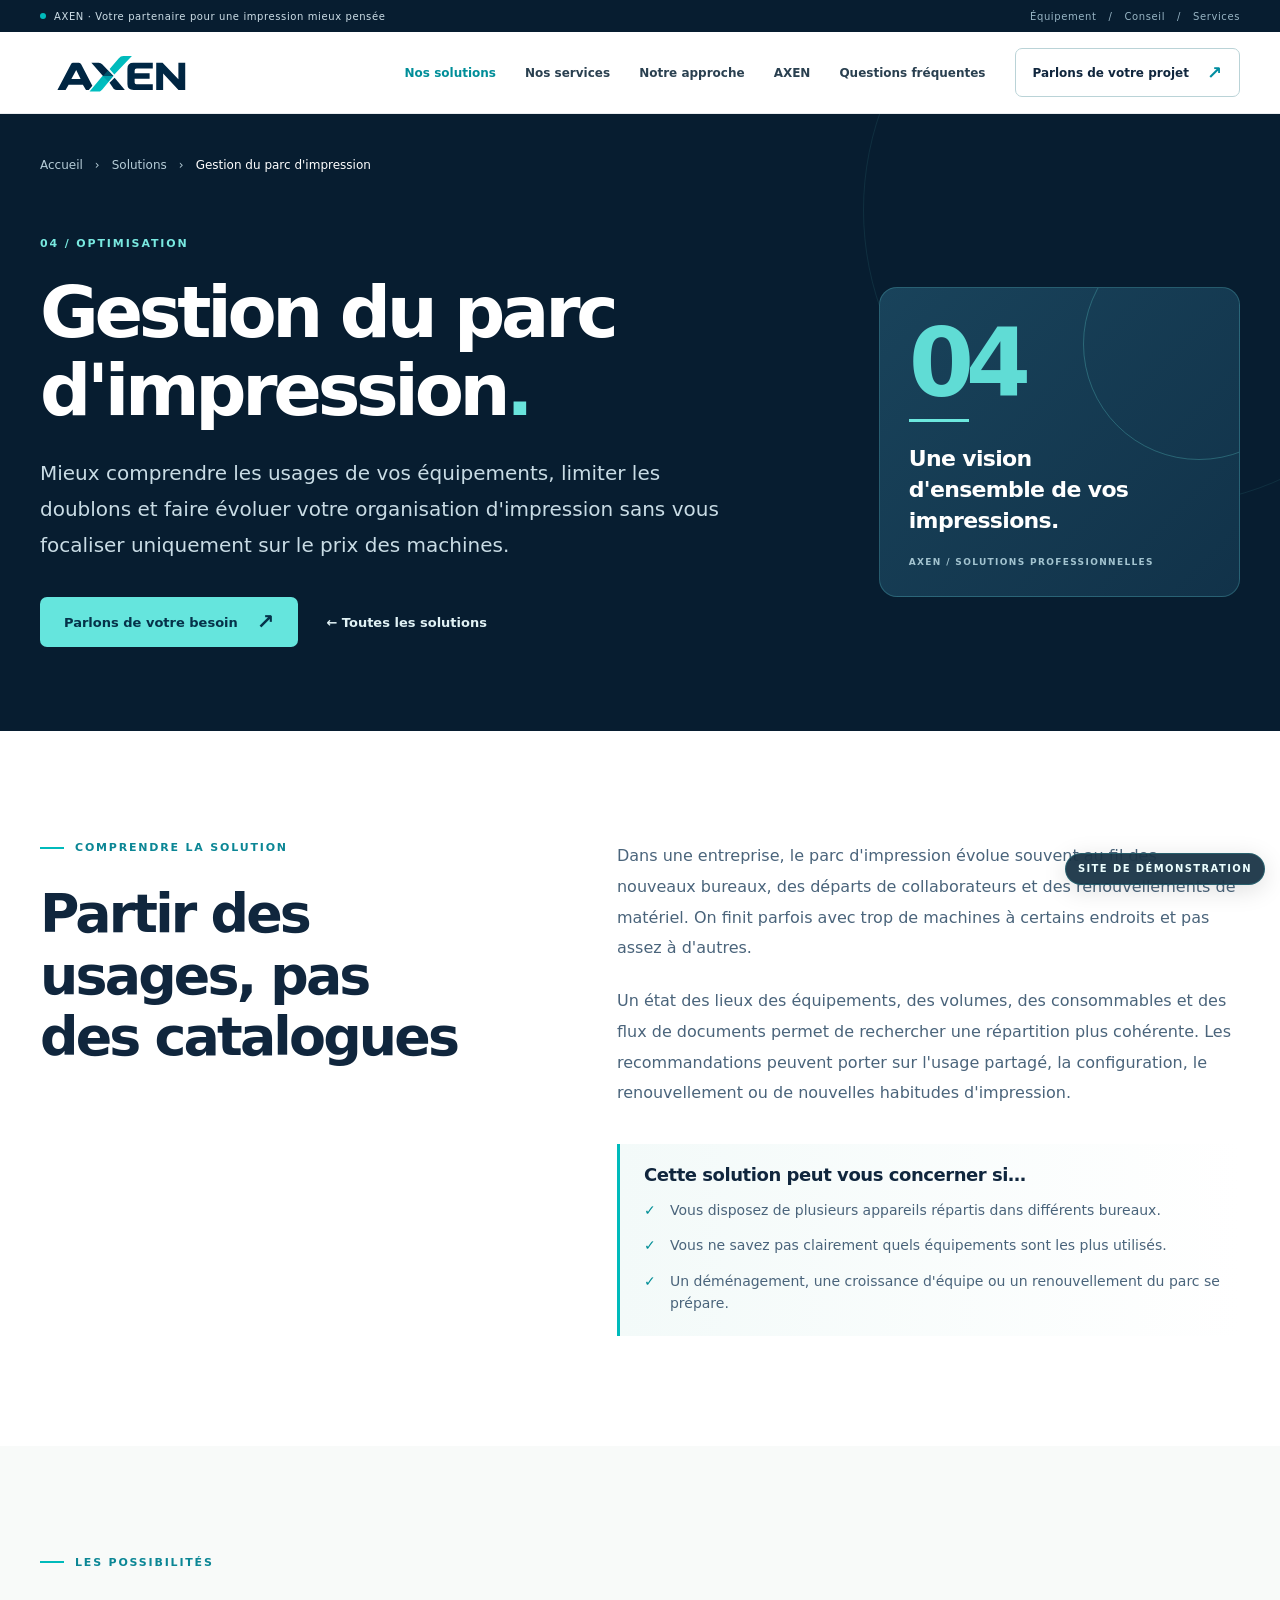
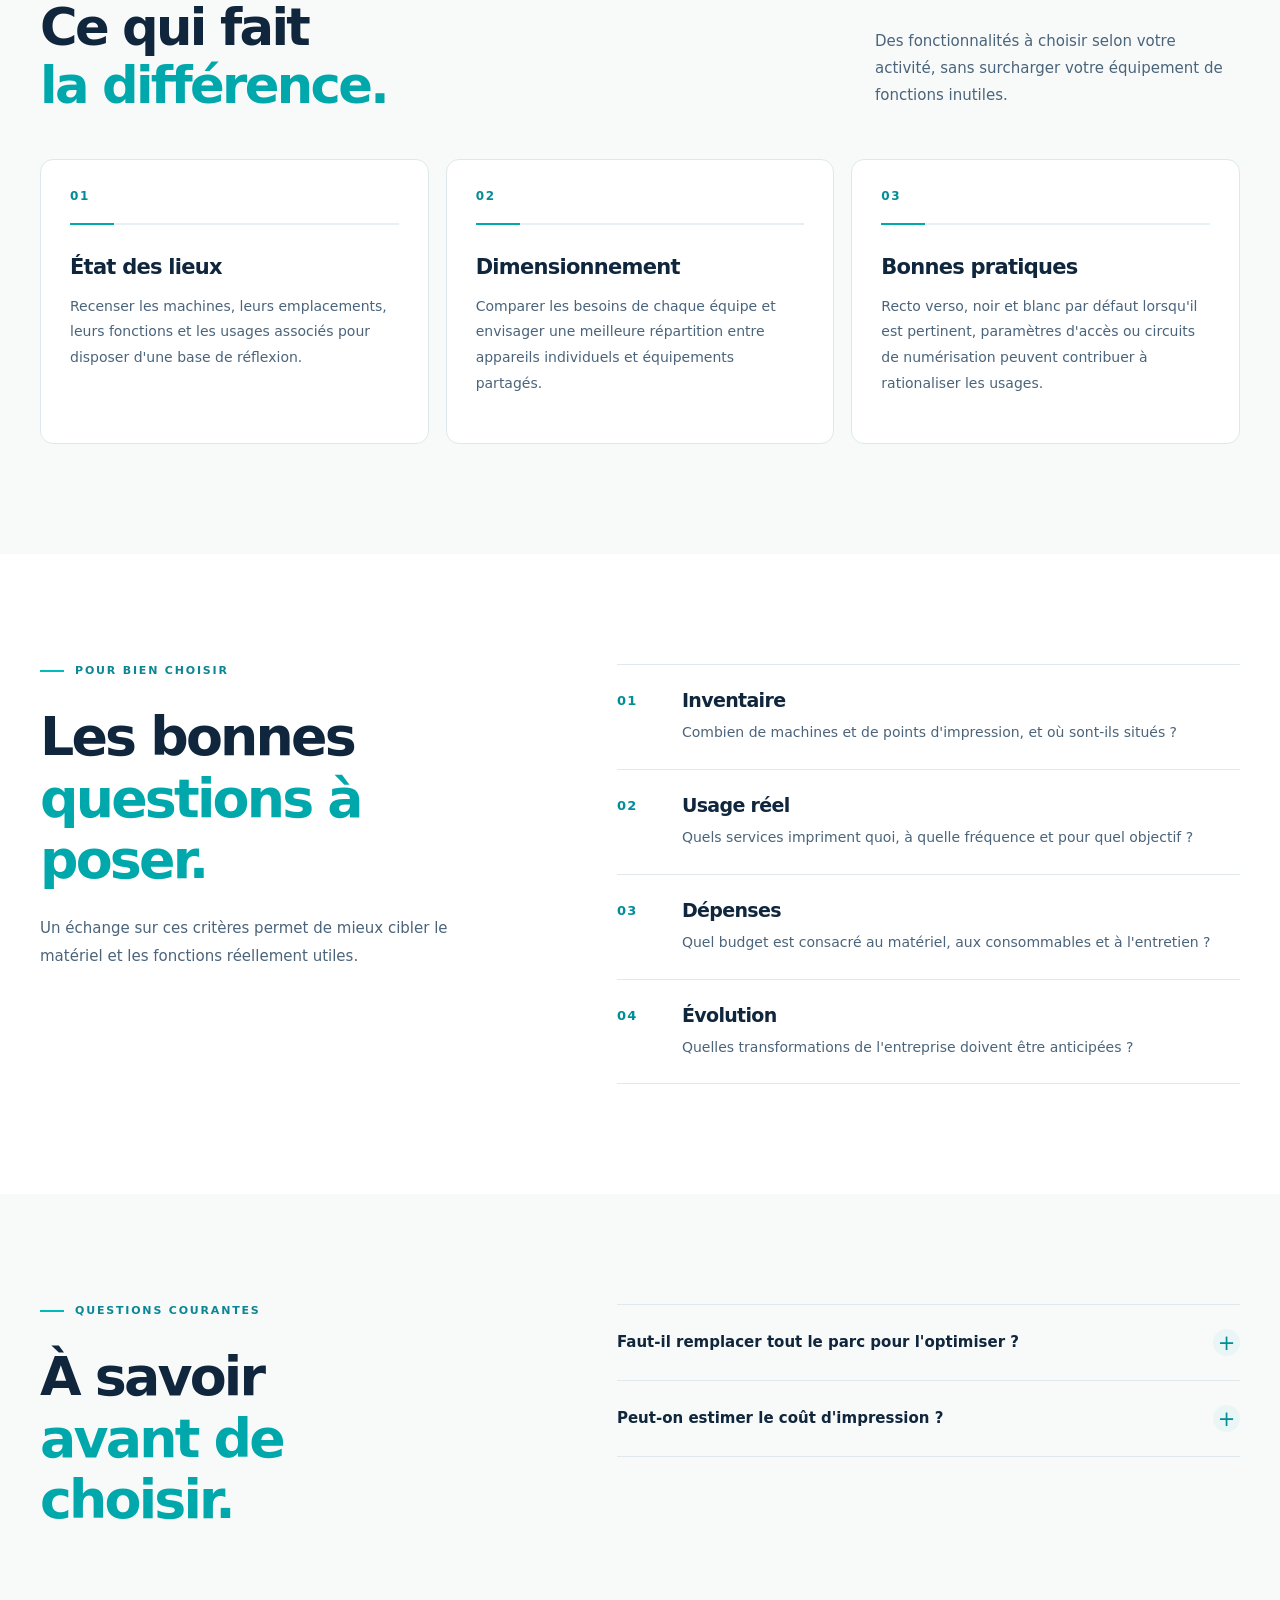
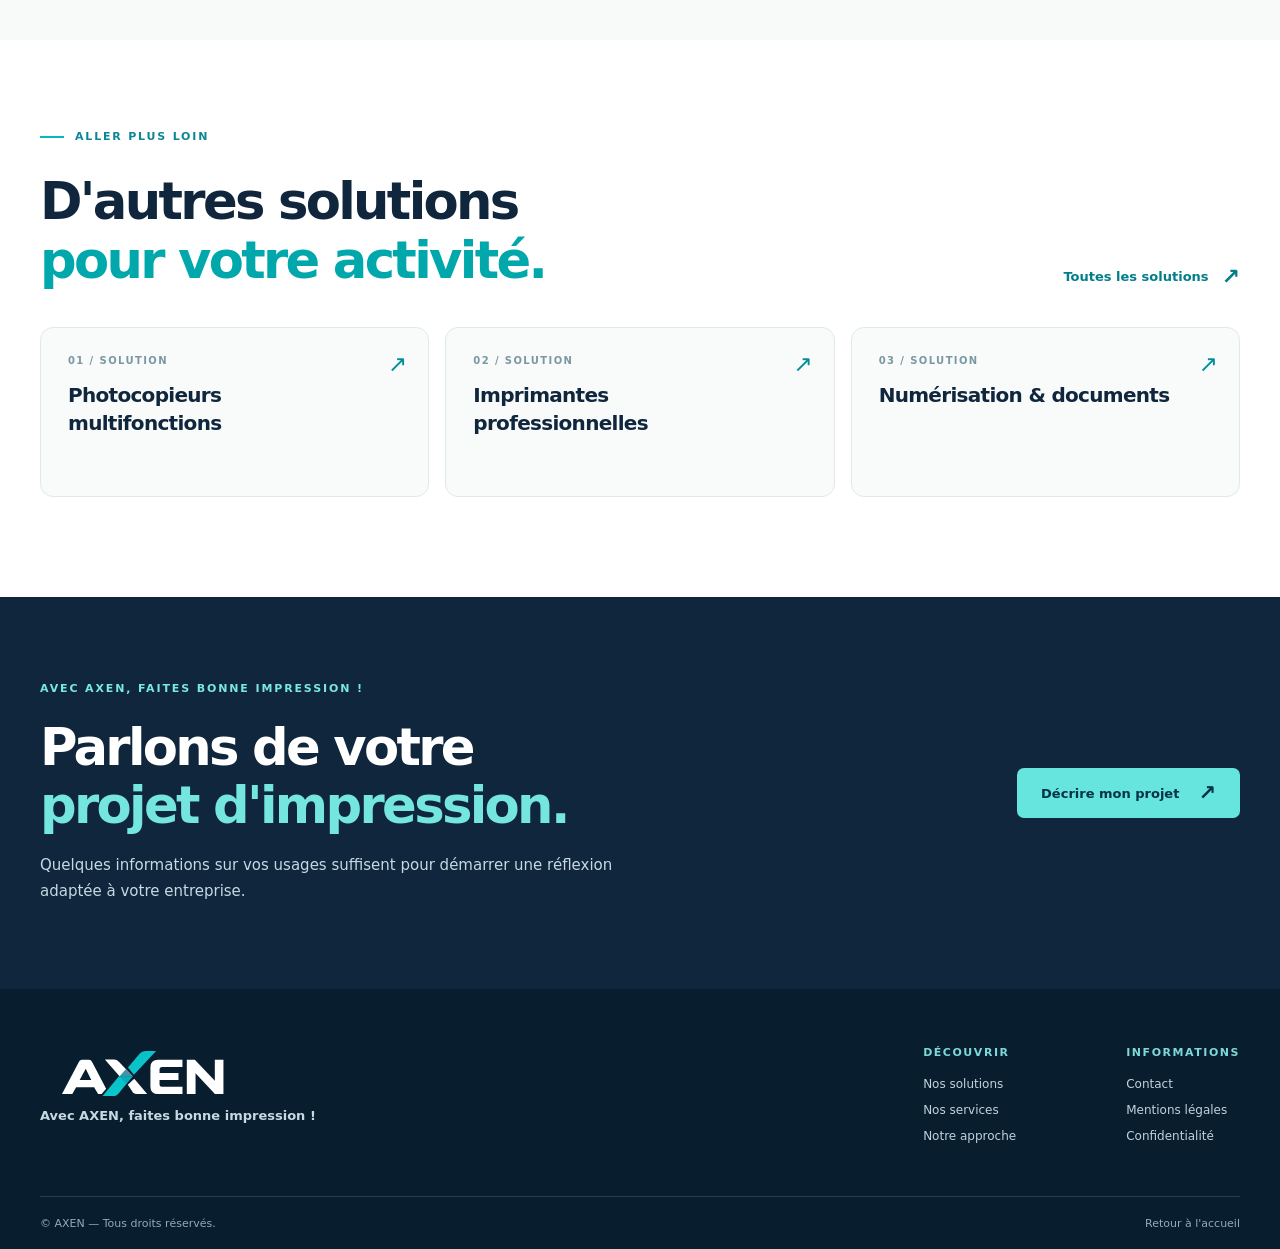
<file: solutions/gestion-parc-impression.html>
<!doctype html>
<html lang="fr">
<head>
  <meta charset="utf-8">
  <meta name="viewport" content="width=device-width,initial-scale=1">
  <meta name="theme-color" content="#10263D">
  <meta name="description" content="Mieux comprendre les usages de vos équipements, limiter les doublons et faire évoluer votre organisation d'impression sans vous focaliser uniquement sur le prix des machines.">
  <meta name="robots" content="index,follow">
  <meta property="og:locale" content="fr_FR"><meta property="og:type" content="article">
  <meta property="og:site_name" content="AXEN">
  <meta property="og:title" content="Gestion du parc d'impression — Solutions AXEN">
  <meta property="og:description" content="Mieux comprendre les usages de vos équipements, limiter les doublons et faire évoluer votre organisation d'impression sans vous focaliser uniquement sur le prix des machines.">
  <meta property="og:image" content="https://kesurof.github.io/axen-web/assets/brand/og-image.png">
  <meta property="og:url" content="https://kesurof.github.io/axen-web/solutions/gestion-parc-impression.html">
  <meta name="twitter:card" content="summary_large_image">
  <link rel="canonical" href="https://kesurof.github.io/axen-web/solutions/gestion-parc-impression.html">
  <link rel="icon" type="image/svg+xml" href="../assets/brand/symbol-on-navy.svg">
  <link rel="stylesheet" href="../styles.css">
  <script src="../script.js" defer></script>
  <title>Gestion du parc d'impression — Solutions AXEN</title>
</head>
<body>
  <a class="skip-link" href="#contenu">Aller au contenu</a>
  <div class="topline"><span class="container topline-inner"><span class="status-dot" aria-hidden="true"></span> AXEN · Votre partenaire pour une impression mieux pensée <span class="topline-end">Équipement <span aria-hidden="true">/</span> Conseil <span aria-hidden="true">/</span> Services</span></span></div>
  <header class="site-header" id="haut">
    <nav class="nav container" aria-label="Navigation principale">
      <a class="brand" href="../index.html" aria-label="AXEN — Accueil"><img src="../assets/brand/logo-primary.svg" alt="AXEN" width="173" height="55"></a>
      <button class="nav-toggle" type="button" aria-controls="primary-links" aria-expanded="false" aria-label="Ouvrir le menu"><span></span><span></span><span></span></button>
      <div class="nav-links" id="primary-links">
        <a href="../index.html#solutions" aria-current="page">Nos solutions</a>
        <a href="../index.html#services">Nos services</a>
        <a href="../index.html#approche">Notre approche</a>
        <a href="../index.html#entreprise">AXEN</a>
        <a href="../index.html#questions">Questions fréquentes</a>
        <a class="nav-cta" href="../index.html#contact">Parlons de votre projet <span aria-hidden="true">↗</span></a>
      </div>
    </nav>
  </header>
  <main id="contenu">
    <section class="detail-hero" aria-labelledby="detail-title">
      <div class="container">
        <nav class="detail-breadcrumb" aria-label="Fil d'Ariane"><a href="../index.html">Accueil</a><span aria-hidden="true">›</span><a href="../index.html#solutions">Solutions</a><span aria-hidden="true">›</span><span aria-current="page">Gestion du parc d'impression</span></nav>
        <div class="detail-hero-layout">
          <div class="detail-hero-copy">
            <p class="detail-kicker">04 / OPTIMISATION</p>
            <h1 id="detail-title">Gestion du parc d'impression<span class="detail-title-stop">.</span></h1>
            <p class="detail-lead">Mieux comprendre les usages de vos équipements, limiter les doublons et faire évoluer votre organisation d'impression sans vous focaliser uniquement sur le prix des machines.</p>
            <div class="detail-hero-actions"><a class="button button-primary" href="../index.html#contact">Parlons de votre besoin <span aria-hidden="true">↗</span></a><a class="detail-back-link" href="../index.html#solutions">← Toutes les solutions</a></div>
          </div>
          <aside class="detail-hero-aside" aria-label="Points à retenir">
            <span class="detail-aside-index" aria-hidden="true">04</span>
            <div class="detail-aside-rule"></div>
            <p class="detail-aside-title">Une vision d'ensemble de vos impressions.</p>
            <span class="detail-aside-foot">AXEN / SOLUTIONS PROFESSIONNELLES</span>
          </aside>
        </div>
      </div>
    </section>
    <section class="section detail-overview" aria-labelledby="overview-title">
      <div class="container detail-overview-grid">
        <div><p class="eyebrow"><span class="eyebrow-line"></span> COMPRENDRE LA SOLUTION</p><h2 id="overview-title">Partir des usages, pas des catalogues</h2></div>
        <div class="detail-prose"><p>Dans une entreprise, le parc d'impression évolue souvent au fil des nouveaux bureaux, des départs de collaborateurs et des renouvellements de matériel. On finit parfois avec trop de machines à certains endroits et pas assez à d'autres.</p><p>Un état des lieux des équipements, des volumes, des consommables et des flux de documents permet de rechercher une répartition plus cohérente. Les recommandations peuvent porter sur l'usage partagé, la configuration, le renouvellement ou de nouvelles habitudes d'impression.</p><div class="detail-situation"><h3>Cette solution peut vous concerner si…</h3><ul class="detail-check-list"><li>Vous disposez de plusieurs appareils répartis dans différents bureaux.</li><li>Vous ne savez pas clairement quels équipements sont les plus utilisés.</li><li>Un déménagement, une croissance d'équipe ou un renouvellement du parc se prépare.</li></ul></div></div>
      </div>
    </section>
    <section class="section section-soft detail-features" aria-labelledby="features-title">
      <div class="container">
        <div class="section-head"><div><p class="eyebrow"><span class="eyebrow-line"></span> LES POSSIBILITÉS</p><h2 id="features-title">Ce qui fait<br><em>la différence.</em></h2></div><p>Des fonctionnalités à choisir selon votre activité, sans surcharger votre équipement de fonctions inutiles.</p></div>
        <div class="detail-feature-grid"><article class="detail-feature"><span class="detail-feature-number">01</span><div class="detail-feature-line"></div><h3>État des lieux</h3><p>Recenser les machines, leurs emplacements, leurs fonctions et les usages associés pour disposer d'une base de réflexion.</p></article><article class="detail-feature"><span class="detail-feature-number">02</span><div class="detail-feature-line"></div><h3>Dimensionnement</h3><p>Comparer les besoins de chaque équipe et envisager une meilleure répartition entre appareils individuels et équipements partagés.</p></article><article class="detail-feature"><span class="detail-feature-number">03</span><div class="detail-feature-line"></div><h3>Bonnes pratiques</h3><p>Recto verso, noir et blanc par défaut lorsqu'il est pertinent, paramètres d'accès ou circuits de numérisation peuvent contribuer à rationaliser les usages.</p></article></div>
      </div>
    </section>
    <section class="section detail-criteria" aria-labelledby="criteria-title">
      <div class="container detail-criteria-grid">
        <div><p class="eyebrow"><span class="eyebrow-line"></span> POUR BIEN CHOISIR</p><h2 id="criteria-title">Les bonnes<br><em>questions à poser.</em></h2><p class="detail-section-intro">Un échange sur ces critères permet de mieux cibler le matériel et les fonctions réellement utiles.</p></div>
        <div class="detail-criteria-list"><div class="detail-criterion"><span class="detail-criterion-index">01</span><div><h3>Inventaire</h3><p>Combien de machines et de points d'impression, et où sont-ils situés ?</p></div></div><div class="detail-criterion"><span class="detail-criterion-index">02</span><div><h3>Usage réel</h3><p>Quels services impriment quoi, à quelle fréquence et pour quel objectif ?</p></div></div><div class="detail-criterion"><span class="detail-criterion-index">03</span><div><h3>Dépenses</h3><p>Quel budget est consacré au matériel, aux consommables et à l'entretien ?</p></div></div><div class="detail-criterion"><span class="detail-criterion-index">04</span><div><h3>Évolution</h3><p>Quelles transformations de l'entreprise doivent être anticipées ?</p></div></div></div>
      </div>
    </section>
    <section class="section section-soft detail-faq" aria-labelledby="faq-detail-title">
      <div class="container detail-faq-grid"><div><p class="eyebrow"><span class="eyebrow-line"></span> QUESTIONS COURANTES</p><h2 id="faq-detail-title">À savoir<br><em>avant de choisir.</em></h2></div><div class="faq-list"><details><summary>Faut-il remplacer tout le parc pour l'optimiser ? <span aria-hidden="true">+</span></summary><p>Non. Le point de départ est l'analyse des usages. Certaines améliorations peuvent concerner uniquement la configuration ou la répartition des équipements.</p></details><details><summary>Peut-on estimer le coût d'impression ? <span aria-hidden="true">+</span></summary><p>Une estimation peut être réalisée en réunissant les volumes, les consommables, les coûts de matériel et les conditions d'entretien disponibles.</p></details></div></div>
    </section>
    <section class="detail-next" aria-labelledby="detail-next-title">
      <div class="container">
        <div class="detail-next-heading"><div><p class="eyebrow"><span class="eyebrow-line"></span> ALLER PLUS LOIN</p><h2 id="detail-next-title">D'autres solutions<br><em>pour votre activité.</em></h2></div><a class="text-link" href="../index.html#solutions">Toutes les solutions <span aria-hidden="true">↗</span></a></div>
        <div class="detail-related-grid"><a class="detail-related-card" href="./photocopieurs-multifonctions.html"><span>01 / SOLUTION</span><strong>Photocopieurs multifonctions</strong><span class="detail-related-arrow" aria-hidden="true">↗</span></a><a class="detail-related-card" href="./imprimantes-professionnelles.html"><span>02 / SOLUTION</span><strong>Imprimantes professionnelles</strong><span class="detail-related-arrow" aria-hidden="true">↗</span></a><a class="detail-related-card" href="./numerisation-documents.html"><span>03 / SOLUTION</span><strong>Numérisation &amp; documents</strong><span class="detail-related-arrow" aria-hidden="true">↗</span></a></div>
      </div>
    </section>
    <section class="detail-cta"><div class="container detail-cta-grid"><div><p class="detail-kicker">AVEC AXEN, FAITES BONNE IMPRESSION !</p><h2>Parlons de votre<br><em>projet d'impression.</em></h2><p>Quelques informations sur vos usages suffisent pour démarrer une réflexion adaptée à votre entreprise.</p></div><a class="button button-primary" href="../index.html#contact">Décrire mon projet <span aria-hidden="true">↗</span></a></div></section>
  </main>
  <footer class="footer"><div class="container"><div class="footer-top"><div class="footer-brand"><a href="../index.html" aria-label="AXEN — Accueil"><img src="../assets/brand/logo-dark-transparent.svg" alt="AXEN" width="214" height="62"></a><p>Avec AXEN, faites bonne impression !</p></div><div class="footer-nav"><div><h3>Découvrir</h3><a href="../index.html#solutions">Nos solutions</a><a href="../index.html#services">Nos services</a><a href="../index.html#approche">Notre approche</a></div><div><h3>Informations</h3><a href="../index.html#contact">Contact</a><a href="../mentions-legales.html">Mentions légales</a><a href="../confidentialite.html">Confidentialité</a></div></div></div><div class="footer-bottom"><span>© AXEN — Tous droits réservés.</span><div><a href="../index.html">Retour à l'accueil</a></div></div></div></footer>
</body></html>
</file>
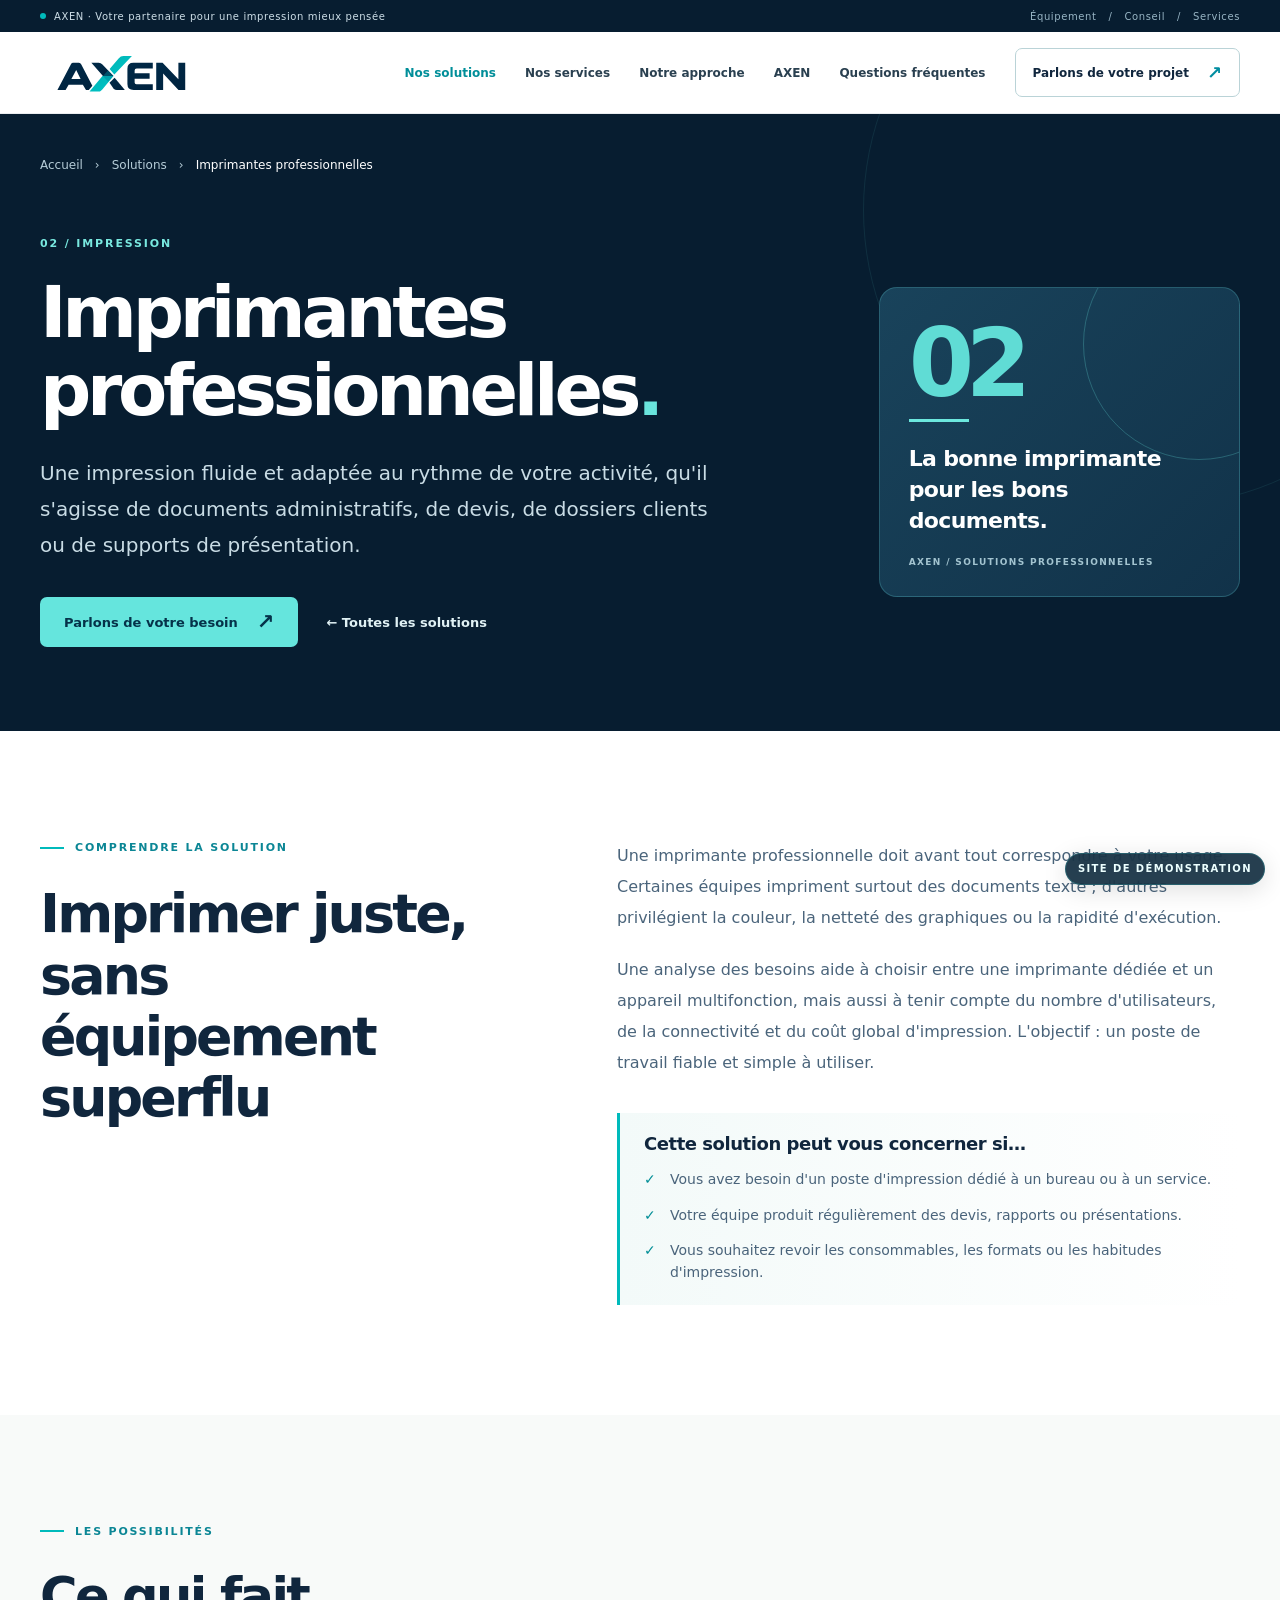
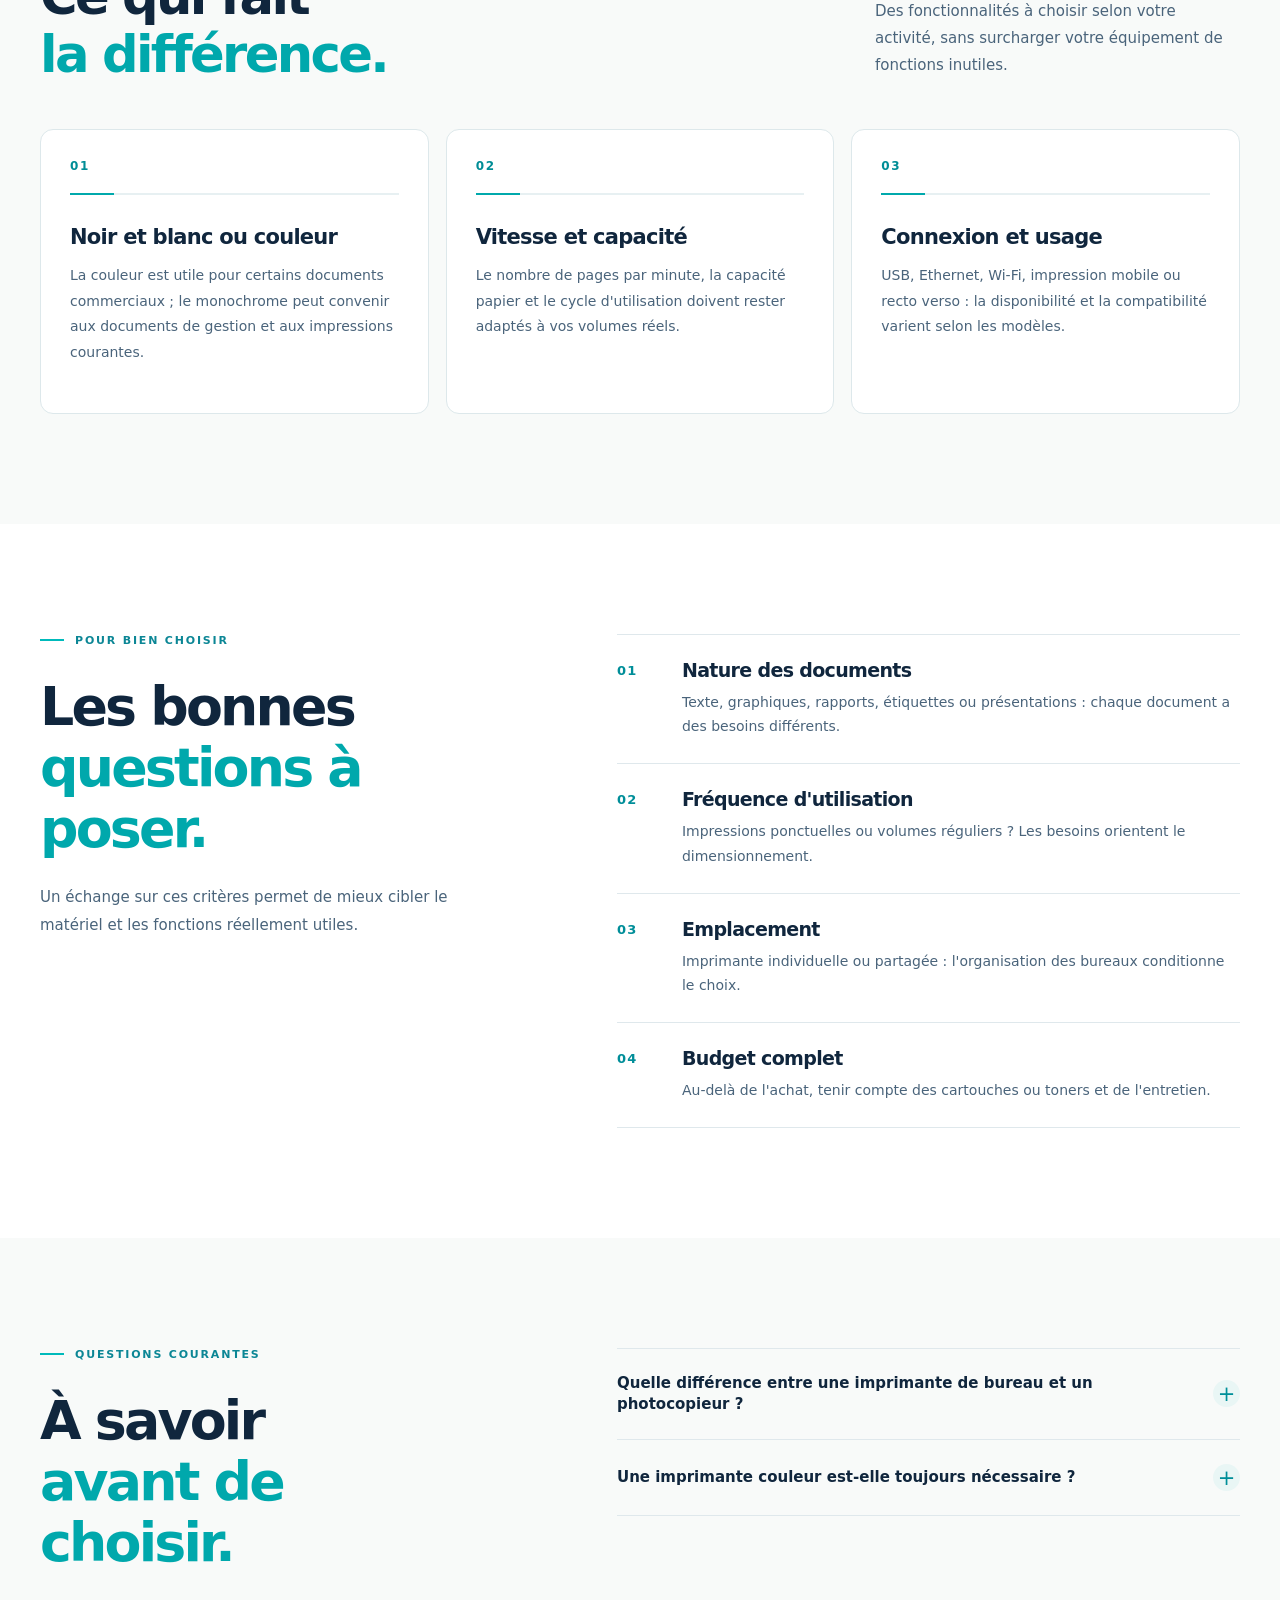
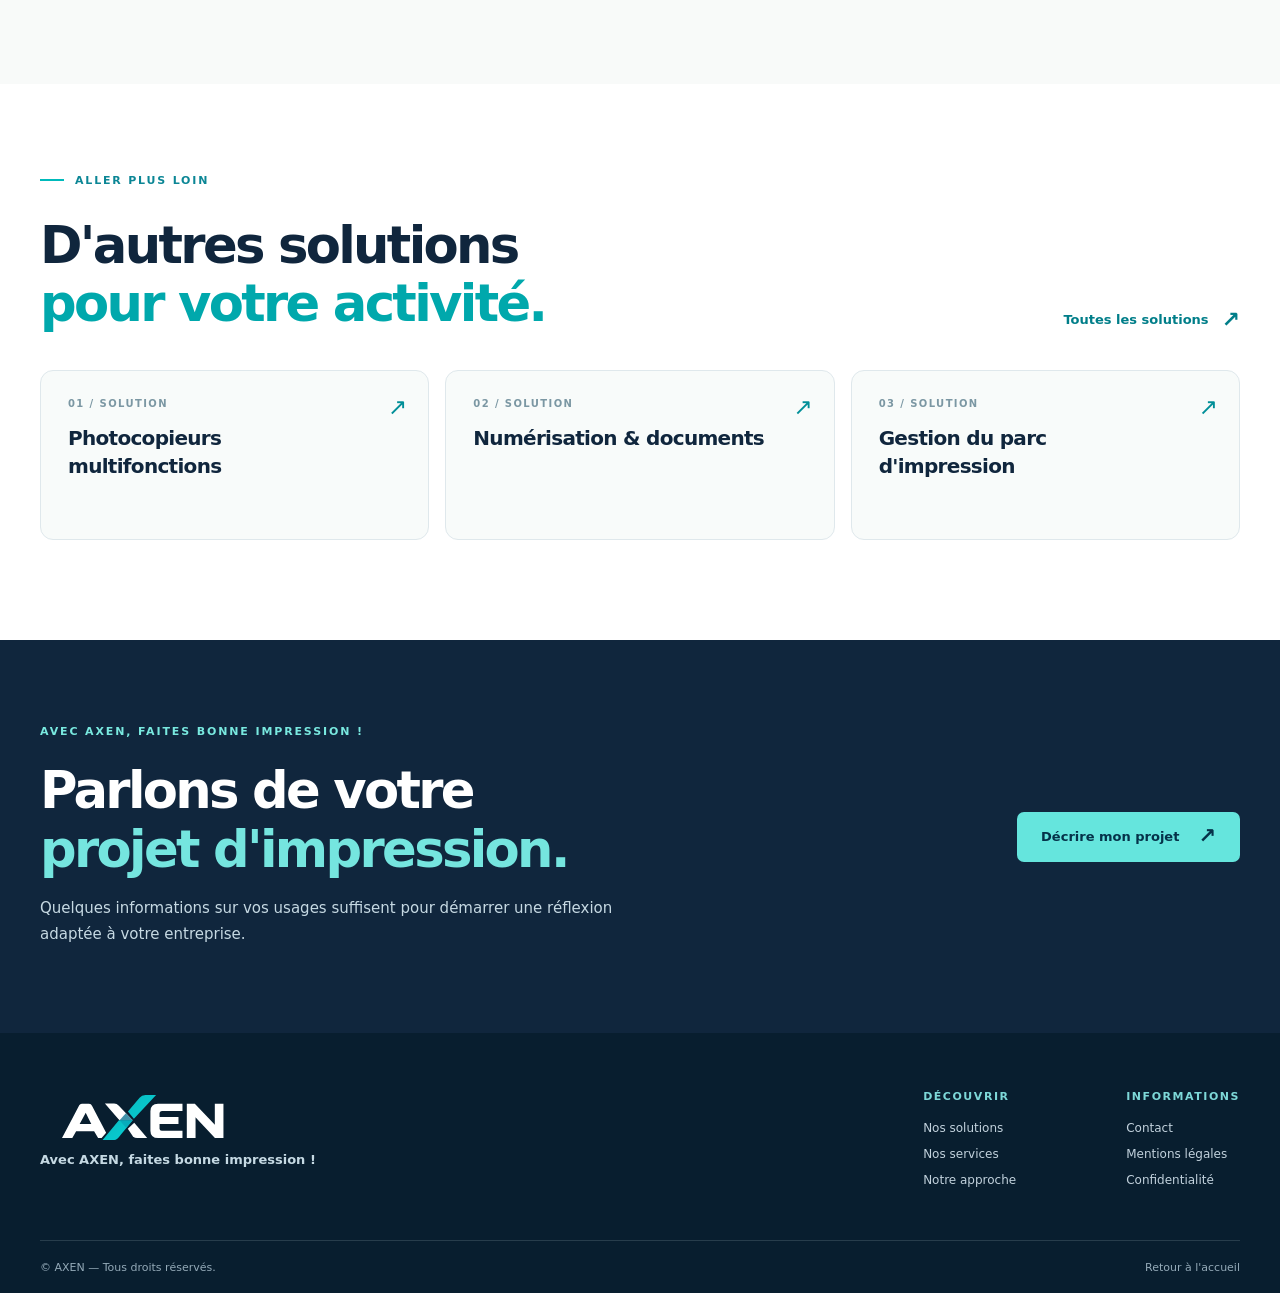
<file: solutions/imprimantes-professionnelles.html>
<!doctype html>
<html lang="fr">
<head>
  <meta charset="utf-8">
  <meta name="viewport" content="width=device-width,initial-scale=1">
  <meta name="theme-color" content="#10263D">
  <meta name="description" content="Une impression fluide et adaptée au rythme de votre activité, qu'il s'agisse de documents administratifs, de devis, de dossiers clients ou de supports de présentation.">
  <meta name="robots" content="index,follow">
  <meta property="og:locale" content="fr_FR"><meta property="og:type" content="article">
  <meta property="og:site_name" content="AXEN">
  <meta property="og:title" content="Imprimantes professionnelles — Solutions AXEN">
  <meta property="og:description" content="Une impression fluide et adaptée au rythme de votre activité, qu'il s'agisse de documents administratifs, de devis, de dossiers clients ou de supports de présentation.">
  <meta property="og:image" content="https://kesurof.github.io/axen-web/assets/brand/og-image.png">
  <meta property="og:url" content="https://kesurof.github.io/axen-web/solutions/imprimantes-professionnelles.html">
  <meta name="twitter:card" content="summary_large_image">
  <link rel="canonical" href="https://kesurof.github.io/axen-web/solutions/imprimantes-professionnelles.html">
  <link rel="icon" type="image/svg+xml" href="../assets/brand/symbol-on-navy.svg">
  <link rel="stylesheet" href="../styles.css">
  <script src="../script.js" defer></script>
  <title>Imprimantes professionnelles — Solutions AXEN</title>
</head>
<body>
  <a class="skip-link" href="#contenu">Aller au contenu</a>
  <div class="topline"><span class="container topline-inner"><span class="status-dot" aria-hidden="true"></span> AXEN · Votre partenaire pour une impression mieux pensée <span class="topline-end">Équipement <span aria-hidden="true">/</span> Conseil <span aria-hidden="true">/</span> Services</span></span></div>
  <header class="site-header" id="haut">
    <nav class="nav container" aria-label="Navigation principale">
      <a class="brand" href="../index.html" aria-label="AXEN — Accueil"><img src="../assets/brand/logo-primary.svg" alt="AXEN" width="173" height="55"></a>
      <button class="nav-toggle" type="button" aria-controls="primary-links" aria-expanded="false" aria-label="Ouvrir le menu"><span></span><span></span><span></span></button>
      <div class="nav-links" id="primary-links">
        <a href="../index.html#solutions" aria-current="page">Nos solutions</a>
        <a href="../index.html#services">Nos services</a>
        <a href="../index.html#approche">Notre approche</a>
        <a href="../index.html#entreprise">AXEN</a>
        <a href="../index.html#questions">Questions fréquentes</a>
        <a class="nav-cta" href="../index.html#contact">Parlons de votre projet <span aria-hidden="true">↗</span></a>
      </div>
    </nav>
  </header>
  <main id="contenu">
    <section class="detail-hero" aria-labelledby="detail-title">
      <div class="container">
        <nav class="detail-breadcrumb" aria-label="Fil d'Ariane"><a href="../index.html">Accueil</a><span aria-hidden="true">›</span><a href="../index.html#solutions">Solutions</a><span aria-hidden="true">›</span><span aria-current="page">Imprimantes professionnelles</span></nav>
        <div class="detail-hero-layout">
          <div class="detail-hero-copy">
            <p class="detail-kicker">02 / IMPRESSION</p>
            <h1 id="detail-title">Imprimantes professionnelles<span class="detail-title-stop">.</span></h1>
            <p class="detail-lead">Une impression fluide et adaptée au rythme de votre activité, qu'il s'agisse de documents administratifs, de devis, de dossiers clients ou de supports de présentation.</p>
            <div class="detail-hero-actions"><a class="button button-primary" href="../index.html#contact">Parlons de votre besoin <span aria-hidden="true">↗</span></a><a class="detail-back-link" href="../index.html#solutions">← Toutes les solutions</a></div>
          </div>
          <aside class="detail-hero-aside" aria-label="Points à retenir">
            <span class="detail-aside-index" aria-hidden="true">02</span>
            <div class="detail-aside-rule"></div>
            <p class="detail-aside-title">La bonne imprimante pour les bons documents.</p>
            <span class="detail-aside-foot">AXEN / SOLUTIONS PROFESSIONNELLES</span>
          </aside>
        </div>
      </div>
    </section>
    <section class="section detail-overview" aria-labelledby="overview-title">
      <div class="container detail-overview-grid">
        <div><p class="eyebrow"><span class="eyebrow-line"></span> COMPRENDRE LA SOLUTION</p><h2 id="overview-title">Imprimer juste, sans équipement superflu</h2></div>
        <div class="detail-prose"><p>Une imprimante professionnelle doit avant tout correspondre à votre usage. Certaines équipes impriment surtout des documents texte ; d'autres privilégient la couleur, la netteté des graphiques ou la rapidité d'exécution.</p><p>Une analyse des besoins aide à choisir entre une imprimante dédiée et un appareil multifonction, mais aussi à tenir compte du nombre d'utilisateurs, de la connectivité et du coût global d'impression. L'objectif : un poste de travail fiable et simple à utiliser.</p><div class="detail-situation"><h3>Cette solution peut vous concerner si…</h3><ul class="detail-check-list"><li>Vous avez besoin d'un poste d'impression dédié à un bureau ou à un service.</li><li>Votre équipe produit régulièrement des devis, rapports ou présentations.</li><li>Vous souhaitez revoir les consommables, les formats ou les habitudes d'impression.</li></ul></div></div>
      </div>
    </section>
    <section class="section section-soft detail-features" aria-labelledby="features-title">
      <div class="container">
        <div class="section-head"><div><p class="eyebrow"><span class="eyebrow-line"></span> LES POSSIBILITÉS</p><h2 id="features-title">Ce qui fait<br><em>la différence.</em></h2></div><p>Des fonctionnalités à choisir selon votre activité, sans surcharger votre équipement de fonctions inutiles.</p></div>
        <div class="detail-feature-grid"><article class="detail-feature"><span class="detail-feature-number">01</span><div class="detail-feature-line"></div><h3>Noir et blanc ou couleur</h3><p>La couleur est utile pour certains documents commerciaux ; le monochrome peut convenir aux documents de gestion et aux impressions courantes.</p></article><article class="detail-feature"><span class="detail-feature-number">02</span><div class="detail-feature-line"></div><h3>Vitesse et capacité</h3><p>Le nombre de pages par minute, la capacité papier et le cycle d'utilisation doivent rester adaptés à vos volumes réels.</p></article><article class="detail-feature"><span class="detail-feature-number">03</span><div class="detail-feature-line"></div><h3>Connexion et usage</h3><p>USB, Ethernet, Wi-Fi, impression mobile ou recto verso : la disponibilité et la compatibilité varient selon les modèles.</p></article></div>
      </div>
    </section>
    <section class="section detail-criteria" aria-labelledby="criteria-title">
      <div class="container detail-criteria-grid">
        <div><p class="eyebrow"><span class="eyebrow-line"></span> POUR BIEN CHOISIR</p><h2 id="criteria-title">Les bonnes<br><em>questions à poser.</em></h2><p class="detail-section-intro">Un échange sur ces critères permet de mieux cibler le matériel et les fonctions réellement utiles.</p></div>
        <div class="detail-criteria-list"><div class="detail-criterion"><span class="detail-criterion-index">01</span><div><h3>Nature des documents</h3><p>Texte, graphiques, rapports, étiquettes ou présentations : chaque document a des besoins différents.</p></div></div><div class="detail-criterion"><span class="detail-criterion-index">02</span><div><h3>Fréquence d'utilisation</h3><p>Impressions ponctuelles ou volumes réguliers ? Les besoins orientent le dimensionnement.</p></div></div><div class="detail-criterion"><span class="detail-criterion-index">03</span><div><h3>Emplacement</h3><p>Imprimante individuelle ou partagée : l'organisation des bureaux conditionne le choix.</p></div></div><div class="detail-criterion"><span class="detail-criterion-index">04</span><div><h3>Budget complet</h3><p>Au-delà de l'achat, tenir compte des cartouches ou toners et de l'entretien.</p></div></div></div>
      </div>
    </section>
    <section class="section section-soft detail-faq" aria-labelledby="faq-detail-title">
      <div class="container detail-faq-grid"><div><p class="eyebrow"><span class="eyebrow-line"></span> QUESTIONS COURANTES</p><h2 id="faq-detail-title">À savoir<br><em>avant de choisir.</em></h2></div><div class="faq-list"><details><summary>Quelle différence entre une imprimante de bureau et un photocopieur ? <span aria-hidden="true">+</span></summary><p>Une imprimante est centrée sur l'impression ; un multifonction peut intégrer copie, numérisation et fonctions de gestion documentaire. Il faut comparer les usages avant de choisir.</p></details><details><summary>Une imprimante couleur est-elle toujours nécessaire ? <span aria-hidden="true">+</span></summary><p>Non. Elle est pertinente lorsque les documents demandent de la couleur. Pour un usage essentiellement administratif, d'autres configurations peuvent être plus adaptées.</p></details></div></div>
    </section>
    <section class="detail-next" aria-labelledby="detail-next-title">
      <div class="container">
        <div class="detail-next-heading"><div><p class="eyebrow"><span class="eyebrow-line"></span> ALLER PLUS LOIN</p><h2 id="detail-next-title">D'autres solutions<br><em>pour votre activité.</em></h2></div><a class="text-link" href="../index.html#solutions">Toutes les solutions <span aria-hidden="true">↗</span></a></div>
        <div class="detail-related-grid"><a class="detail-related-card" href="./photocopieurs-multifonctions.html"><span>01 / SOLUTION</span><strong>Photocopieurs multifonctions</strong><span class="detail-related-arrow" aria-hidden="true">↗</span></a><a class="detail-related-card" href="./numerisation-documents.html"><span>02 / SOLUTION</span><strong>Numérisation &amp; documents</strong><span class="detail-related-arrow" aria-hidden="true">↗</span></a><a class="detail-related-card" href="./gestion-parc-impression.html"><span>03 / SOLUTION</span><strong>Gestion du parc d'impression</strong><span class="detail-related-arrow" aria-hidden="true">↗</span></a></div>
      </div>
    </section>
    <section class="detail-cta"><div class="container detail-cta-grid"><div><p class="detail-kicker">AVEC AXEN, FAITES BONNE IMPRESSION !</p><h2>Parlons de votre<br><em>projet d'impression.</em></h2><p>Quelques informations sur vos usages suffisent pour démarrer une réflexion adaptée à votre entreprise.</p></div><a class="button button-primary" href="../index.html#contact">Décrire mon projet <span aria-hidden="true">↗</span></a></div></section>
  </main>
  <footer class="footer"><div class="container"><div class="footer-top"><div class="footer-brand"><a href="../index.html" aria-label="AXEN — Accueil"><img src="../assets/brand/logo-dark-transparent.svg" alt="AXEN" width="214" height="62"></a><p>Avec AXEN, faites bonne impression !</p></div><div class="footer-nav"><div><h3>Découvrir</h3><a href="../index.html#solutions">Nos solutions</a><a href="../index.html#services">Nos services</a><a href="../index.html#approche">Notre approche</a></div><div><h3>Informations</h3><a href="../index.html#contact">Contact</a><a href="../mentions-legales.html">Mentions légales</a><a href="../confidentialite.html">Confidentialité</a></div></div></div><div class="footer-bottom"><span>© AXEN — Tous droits réservés.</span><div><a href="../index.html">Retour à l'accueil</a></div></div></div></footer>
</body></html>
</file>
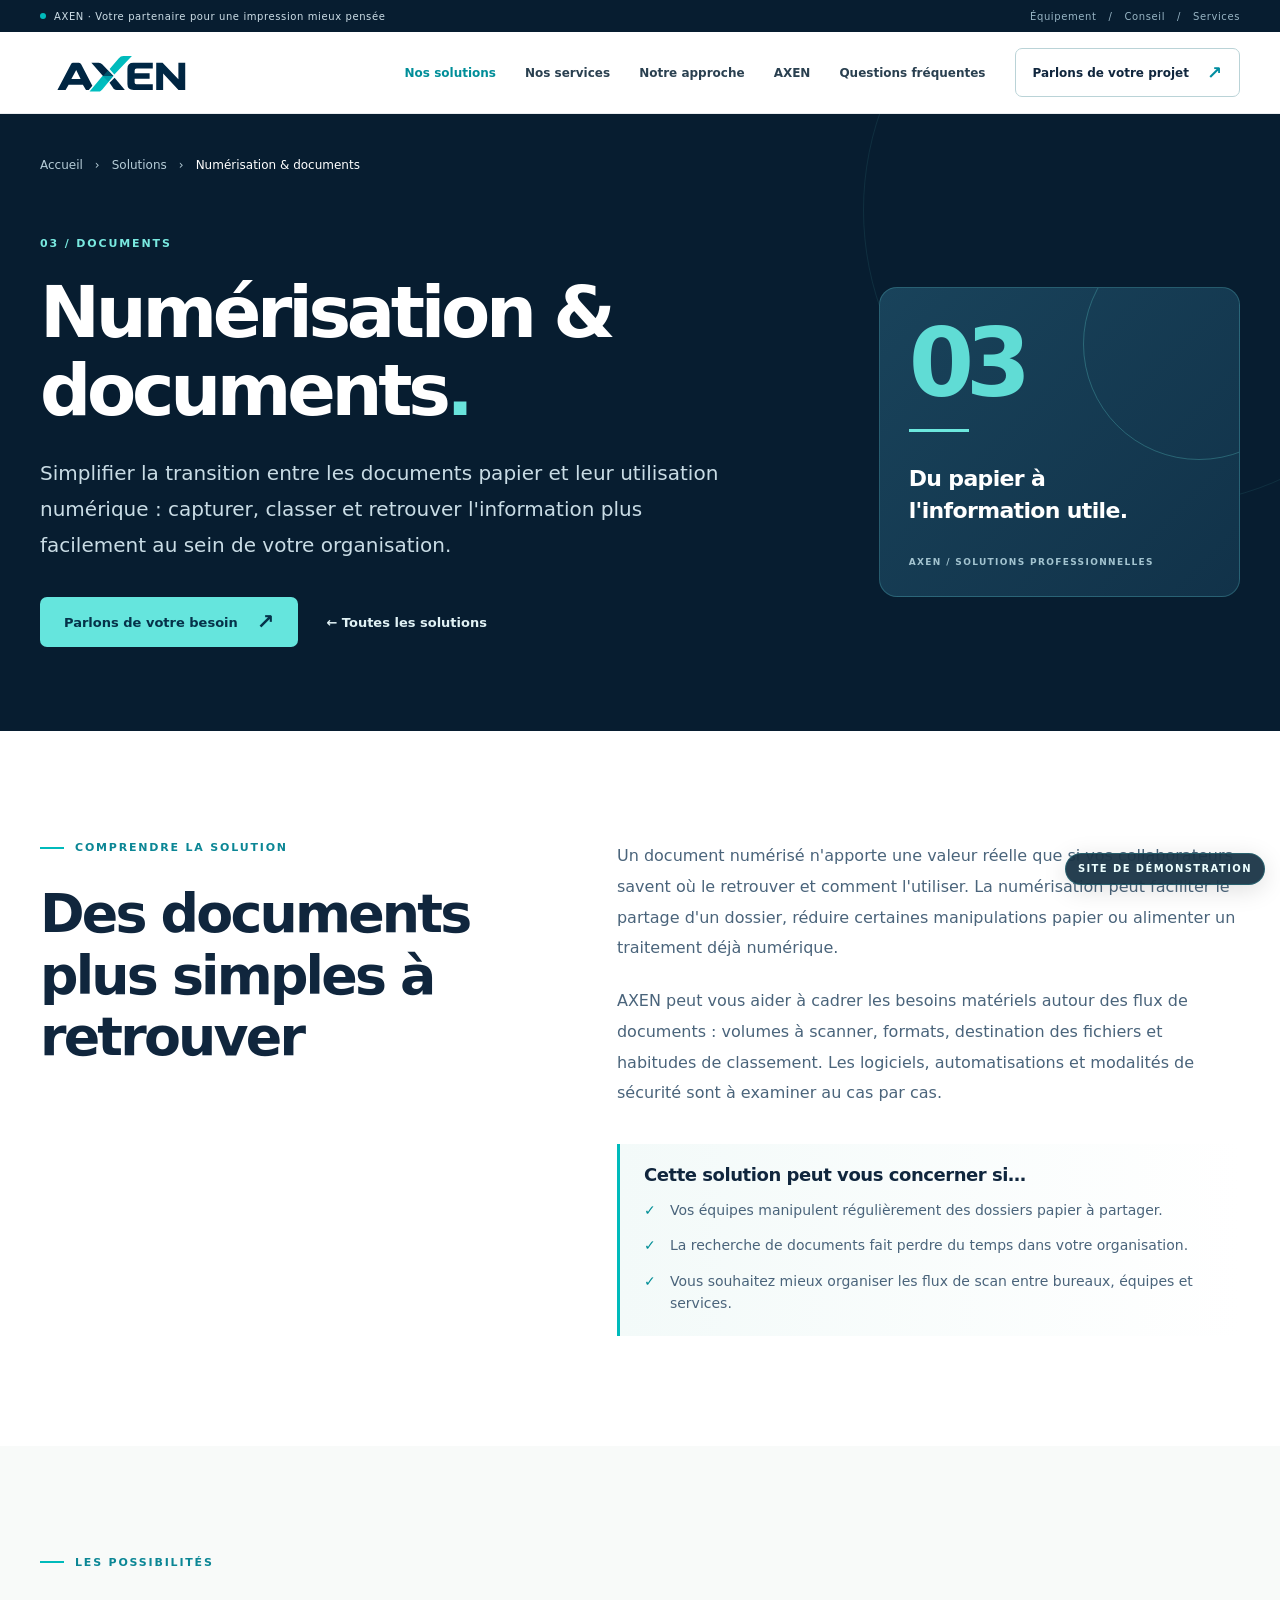
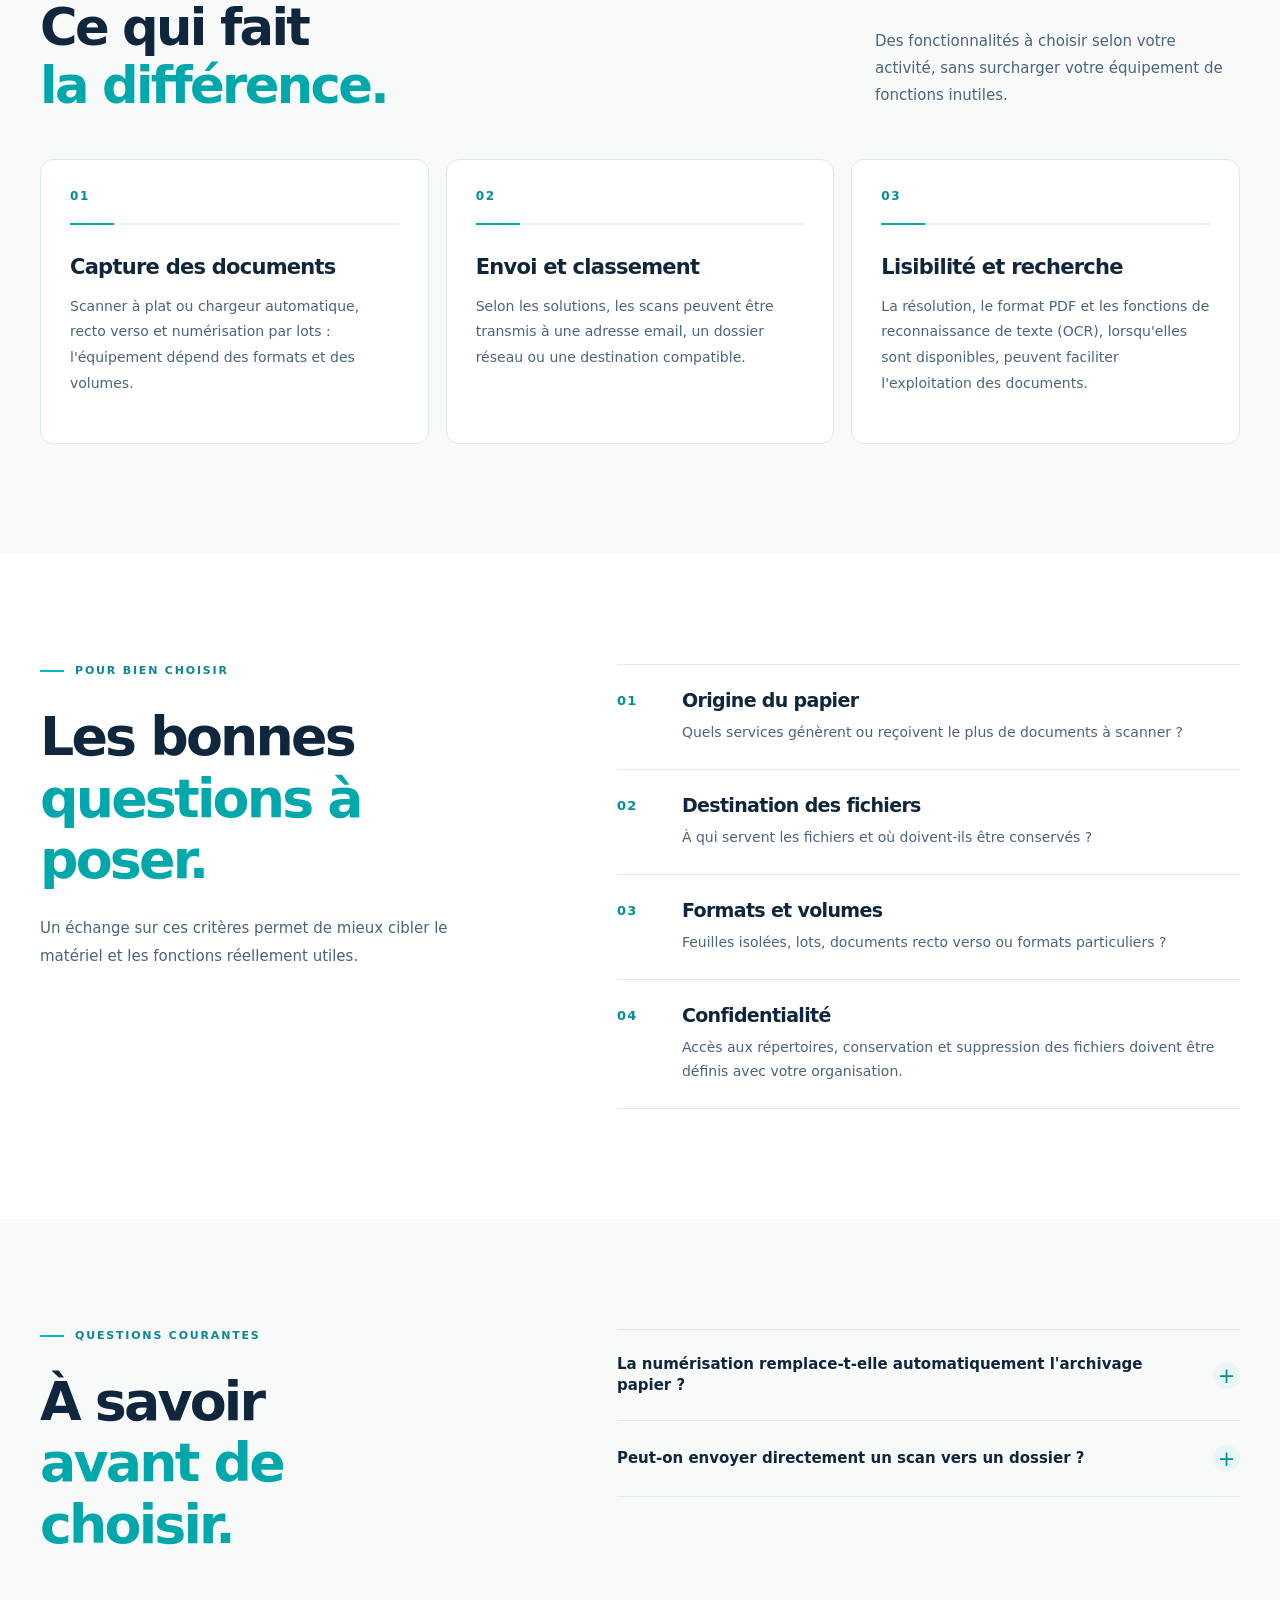
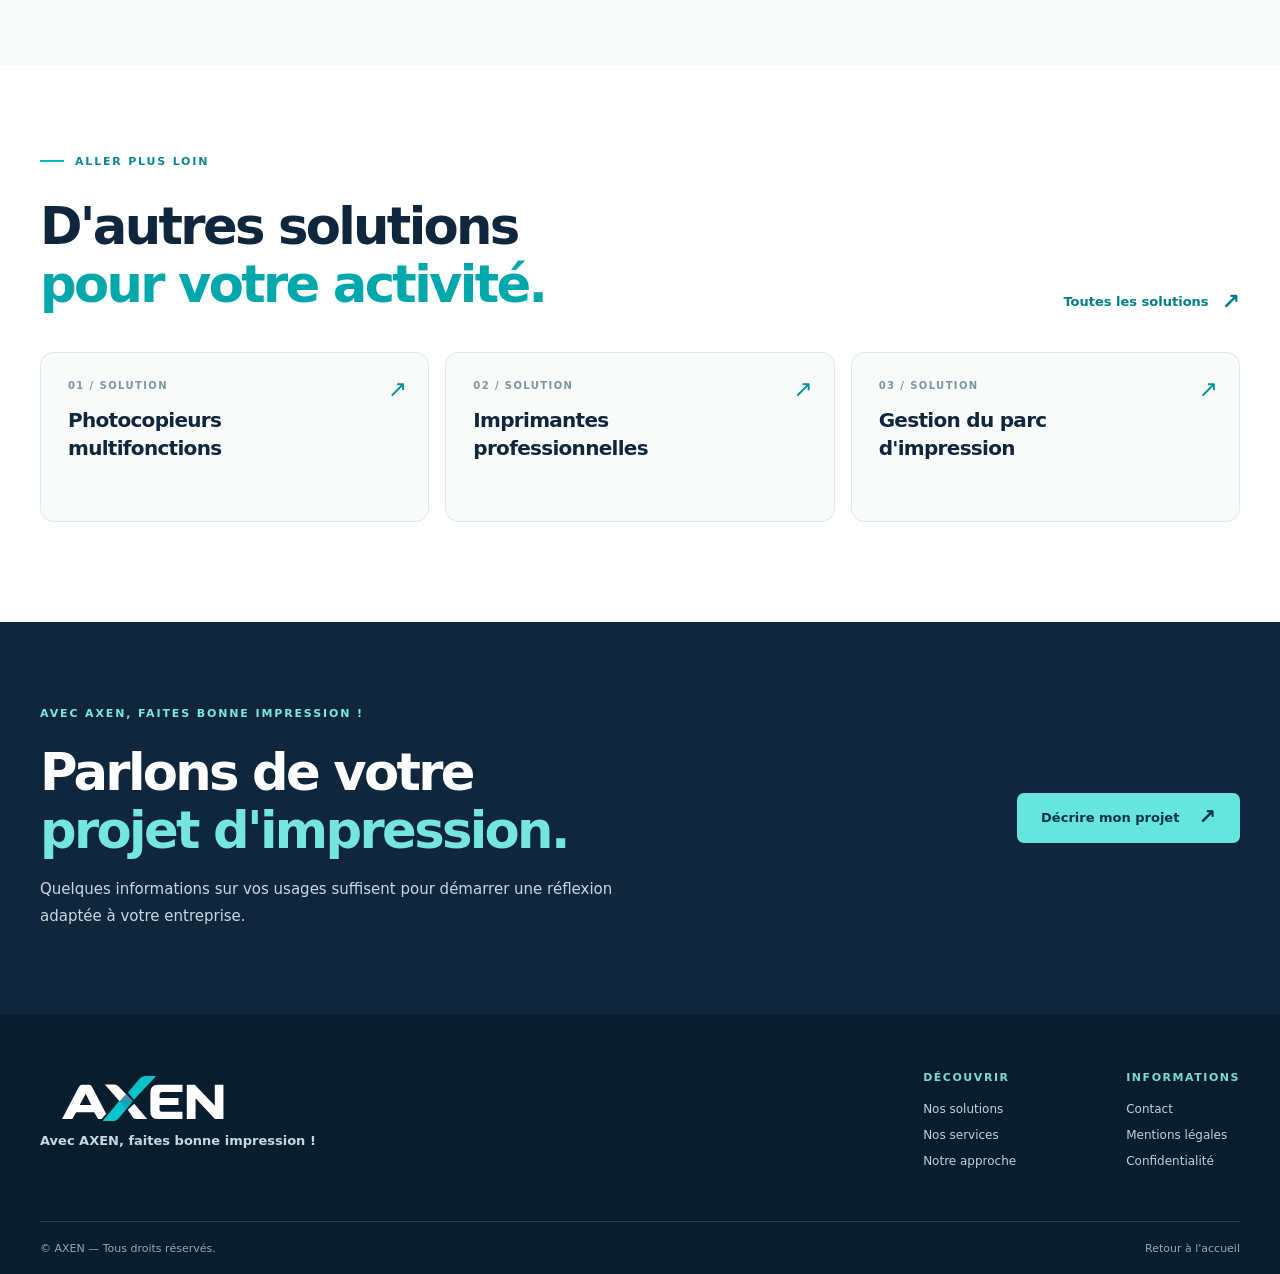
<file: solutions/numerisation-documents.html>
<!doctype html>
<html lang="fr">
<head>
  <meta charset="utf-8">
  <meta name="viewport" content="width=device-width,initial-scale=1">
  <meta name="theme-color" content="#10263D">
  <meta name="description" content="Simplifier la transition entre les documents papier et leur utilisation numérique : capturer, classer et retrouver l'information plus facilement au sein de votre organisation.">
  <meta name="robots" content="index,follow">
  <meta property="og:locale" content="fr_FR"><meta property="og:type" content="article">
  <meta property="og:site_name" content="AXEN">
  <meta property="og:title" content="Numérisation &amp; documents — Solutions AXEN">
  <meta property="og:description" content="Simplifier la transition entre les documents papier et leur utilisation numérique : capturer, classer et retrouver l'information plus facilement au sein de votre organisation.">
  <meta property="og:image" content="https://kesurof.github.io/axen-web/assets/brand/og-image.png">
  <meta property="og:url" content="https://kesurof.github.io/axen-web/solutions/numerisation-documents.html">
  <meta name="twitter:card" content="summary_large_image">
  <link rel="canonical" href="https://kesurof.github.io/axen-web/solutions/numerisation-documents.html">
  <link rel="icon" type="image/svg+xml" href="../assets/brand/symbol-on-navy.svg">
  <link rel="stylesheet" href="../styles.css">
  <script src="../script.js" defer></script>
  <title>Numérisation &amp; documents — Solutions AXEN</title>
</head>
<body>
  <a class="skip-link" href="#contenu">Aller au contenu</a>
  <div class="topline"><span class="container topline-inner"><span class="status-dot" aria-hidden="true"></span> AXEN · Votre partenaire pour une impression mieux pensée <span class="topline-end">Équipement <span aria-hidden="true">/</span> Conseil <span aria-hidden="true">/</span> Services</span></span></div>
  <header class="site-header" id="haut">
    <nav class="nav container" aria-label="Navigation principale">
      <a class="brand" href="../index.html" aria-label="AXEN — Accueil"><img src="../assets/brand/logo-primary.svg" alt="AXEN" width="173" height="55"></a>
      <button class="nav-toggle" type="button" aria-controls="primary-links" aria-expanded="false" aria-label="Ouvrir le menu"><span></span><span></span><span></span></button>
      <div class="nav-links" id="primary-links">
        <a href="../index.html#solutions" aria-current="page">Nos solutions</a>
        <a href="../index.html#services">Nos services</a>
        <a href="../index.html#approche">Notre approche</a>
        <a href="../index.html#entreprise">AXEN</a>
        <a href="../index.html#questions">Questions fréquentes</a>
        <a class="nav-cta" href="../index.html#contact">Parlons de votre projet <span aria-hidden="true">↗</span></a>
      </div>
    </nav>
  </header>
  <main id="contenu">
    <section class="detail-hero" aria-labelledby="detail-title">
      <div class="container">
        <nav class="detail-breadcrumb" aria-label="Fil d'Ariane"><a href="../index.html">Accueil</a><span aria-hidden="true">›</span><a href="../index.html#solutions">Solutions</a><span aria-hidden="true">›</span><span aria-current="page">Numérisation &amp; documents</span></nav>
        <div class="detail-hero-layout">
          <div class="detail-hero-copy">
            <p class="detail-kicker">03 / DOCUMENTS</p>
            <h1 id="detail-title">Numérisation &amp; documents<span class="detail-title-stop">.</span></h1>
            <p class="detail-lead">Simplifier la transition entre les documents papier et leur utilisation numérique : capturer, classer et retrouver l'information plus facilement au sein de votre organisation.</p>
            <div class="detail-hero-actions"><a class="button button-primary" href="../index.html#contact">Parlons de votre besoin <span aria-hidden="true">↗</span></a><a class="detail-back-link" href="../index.html#solutions">← Toutes les solutions</a></div>
          </div>
          <aside class="detail-hero-aside" aria-label="Points à retenir">
            <span class="detail-aside-index" aria-hidden="true">03</span>
            <div class="detail-aside-rule"></div>
            <p class="detail-aside-title">Du papier à l'information utile.</p>
            <span class="detail-aside-foot">AXEN / SOLUTIONS PROFESSIONNELLES</span>
          </aside>
        </div>
      </div>
    </section>
    <section class="section detail-overview" aria-labelledby="overview-title">
      <div class="container detail-overview-grid">
        <div><p class="eyebrow"><span class="eyebrow-line"></span> COMPRENDRE LA SOLUTION</p><h2 id="overview-title">Des documents plus simples à retrouver</h2></div>
        <div class="detail-prose"><p>Un document numérisé n'apporte une valeur réelle que si vos collaborateurs savent où le retrouver et comment l'utiliser. La numérisation peut faciliter le partage d'un dossier, réduire certaines manipulations papier ou alimenter un traitement déjà numérique.</p><p>AXEN peut vous aider à cadrer les besoins matériels autour des flux de documents : volumes à scanner, formats, destination des fichiers et habitudes de classement. Les logiciels, automatisations et modalités de sécurité sont à examiner au cas par cas.</p><div class="detail-situation"><h3>Cette solution peut vous concerner si…</h3><ul class="detail-check-list"><li>Vos équipes manipulent régulièrement des dossiers papier à partager.</li><li>La recherche de documents fait perdre du temps dans votre organisation.</li><li>Vous souhaitez mieux organiser les flux de scan entre bureaux, équipes et services.</li></ul></div></div>
      </div>
    </section>
    <section class="section section-soft detail-features" aria-labelledby="features-title">
      <div class="container">
        <div class="section-head"><div><p class="eyebrow"><span class="eyebrow-line"></span> LES POSSIBILITÉS</p><h2 id="features-title">Ce qui fait<br><em>la différence.</em></h2></div><p>Des fonctionnalités à choisir selon votre activité, sans surcharger votre équipement de fonctions inutiles.</p></div>
        <div class="detail-feature-grid"><article class="detail-feature"><span class="detail-feature-number">01</span><div class="detail-feature-line"></div><h3>Capture des documents</h3><p>Scanner à plat ou chargeur automatique, recto verso et numérisation par lots : l'équipement dépend des formats et des volumes.</p></article><article class="detail-feature"><span class="detail-feature-number">02</span><div class="detail-feature-line"></div><h3>Envoi et classement</h3><p>Selon les solutions, les scans peuvent être transmis à une adresse email, un dossier réseau ou une destination compatible.</p></article><article class="detail-feature"><span class="detail-feature-number">03</span><div class="detail-feature-line"></div><h3>Lisibilité et recherche</h3><p>La résolution, le format PDF et les fonctions de reconnaissance de texte (OCR), lorsqu'elles sont disponibles, peuvent faciliter l'exploitation des documents.</p></article></div>
      </div>
    </section>
    <section class="section detail-criteria" aria-labelledby="criteria-title">
      <div class="container detail-criteria-grid">
        <div><p class="eyebrow"><span class="eyebrow-line"></span> POUR BIEN CHOISIR</p><h2 id="criteria-title">Les bonnes<br><em>questions à poser.</em></h2><p class="detail-section-intro">Un échange sur ces critères permet de mieux cibler le matériel et les fonctions réellement utiles.</p></div>
        <div class="detail-criteria-list"><div class="detail-criterion"><span class="detail-criterion-index">01</span><div><h3>Origine du papier</h3><p>Quels services génèrent ou reçoivent le plus de documents à scanner ?</p></div></div><div class="detail-criterion"><span class="detail-criterion-index">02</span><div><h3>Destination des fichiers</h3><p>À qui servent les fichiers et où doivent-ils être conservés ?</p></div></div><div class="detail-criterion"><span class="detail-criterion-index">03</span><div><h3>Formats et volumes</h3><p>Feuilles isolées, lots, documents recto verso ou formats particuliers ?</p></div></div><div class="detail-criterion"><span class="detail-criterion-index">04</span><div><h3>Confidentialité</h3><p>Accès aux répertoires, conservation et suppression des fichiers doivent être définis avec votre organisation.</p></div></div></div>
      </div>
    </section>
    <section class="section section-soft detail-faq" aria-labelledby="faq-detail-title">
      <div class="container detail-faq-grid"><div><p class="eyebrow"><span class="eyebrow-line"></span> QUESTIONS COURANTES</p><h2 id="faq-detail-title">À savoir<br><em>avant de choisir.</em></h2></div><div class="faq-list"><details><summary>La numérisation remplace-t-elle automatiquement l'archivage papier ? <span aria-hidden="true">+</span></summary><p>Pas nécessairement. La conservation de certains originaux dépend des obligations applicables et de votre politique documentaire. La numérisation doit s'inscrire dans ce cadre.</p></details><details><summary>Peut-on envoyer directement un scan vers un dossier ? <span aria-hidden="true">+</span></summary><p>De nombreux équipements le permettent, mais la mise en place dépend du modèle, des droits d'accès et de l'infrastructure informatique.</p></details></div></div>
    </section>
    <section class="detail-next" aria-labelledby="detail-next-title">
      <div class="container">
        <div class="detail-next-heading"><div><p class="eyebrow"><span class="eyebrow-line"></span> ALLER PLUS LOIN</p><h2 id="detail-next-title">D'autres solutions<br><em>pour votre activité.</em></h2></div><a class="text-link" href="../index.html#solutions">Toutes les solutions <span aria-hidden="true">↗</span></a></div>
        <div class="detail-related-grid"><a class="detail-related-card" href="./photocopieurs-multifonctions.html"><span>01 / SOLUTION</span><strong>Photocopieurs multifonctions</strong><span class="detail-related-arrow" aria-hidden="true">↗</span></a><a class="detail-related-card" href="./imprimantes-professionnelles.html"><span>02 / SOLUTION</span><strong>Imprimantes professionnelles</strong><span class="detail-related-arrow" aria-hidden="true">↗</span></a><a class="detail-related-card" href="./gestion-parc-impression.html"><span>03 / SOLUTION</span><strong>Gestion du parc d'impression</strong><span class="detail-related-arrow" aria-hidden="true">↗</span></a></div>
      </div>
    </section>
    <section class="detail-cta"><div class="container detail-cta-grid"><div><p class="detail-kicker">AVEC AXEN, FAITES BONNE IMPRESSION !</p><h2>Parlons de votre<br><em>projet d'impression.</em></h2><p>Quelques informations sur vos usages suffisent pour démarrer une réflexion adaptée à votre entreprise.</p></div><a class="button button-primary" href="../index.html#contact">Décrire mon projet <span aria-hidden="true">↗</span></a></div></section>
  </main>
  <footer class="footer"><div class="container"><div class="footer-top"><div class="footer-brand"><a href="../index.html" aria-label="AXEN — Accueil"><img src="../assets/brand/logo-dark-transparent.svg" alt="AXEN" width="214" height="62"></a><p>Avec AXEN, faites bonne impression !</p></div><div class="footer-nav"><div><h3>Découvrir</h3><a href="../index.html#solutions">Nos solutions</a><a href="../index.html#services">Nos services</a><a href="../index.html#approche">Notre approche</a></div><div><h3>Informations</h3><a href="../index.html#contact">Contact</a><a href="../mentions-legales.html">Mentions légales</a><a href="../confidentialite.html">Confidentialité</a></div></div></div><div class="footer-bottom"><span>© AXEN — Tous droits réservés.</span><div><a href="../index.html">Retour à l'accueil</a></div></div></div></footer>
</body></html>
</file>
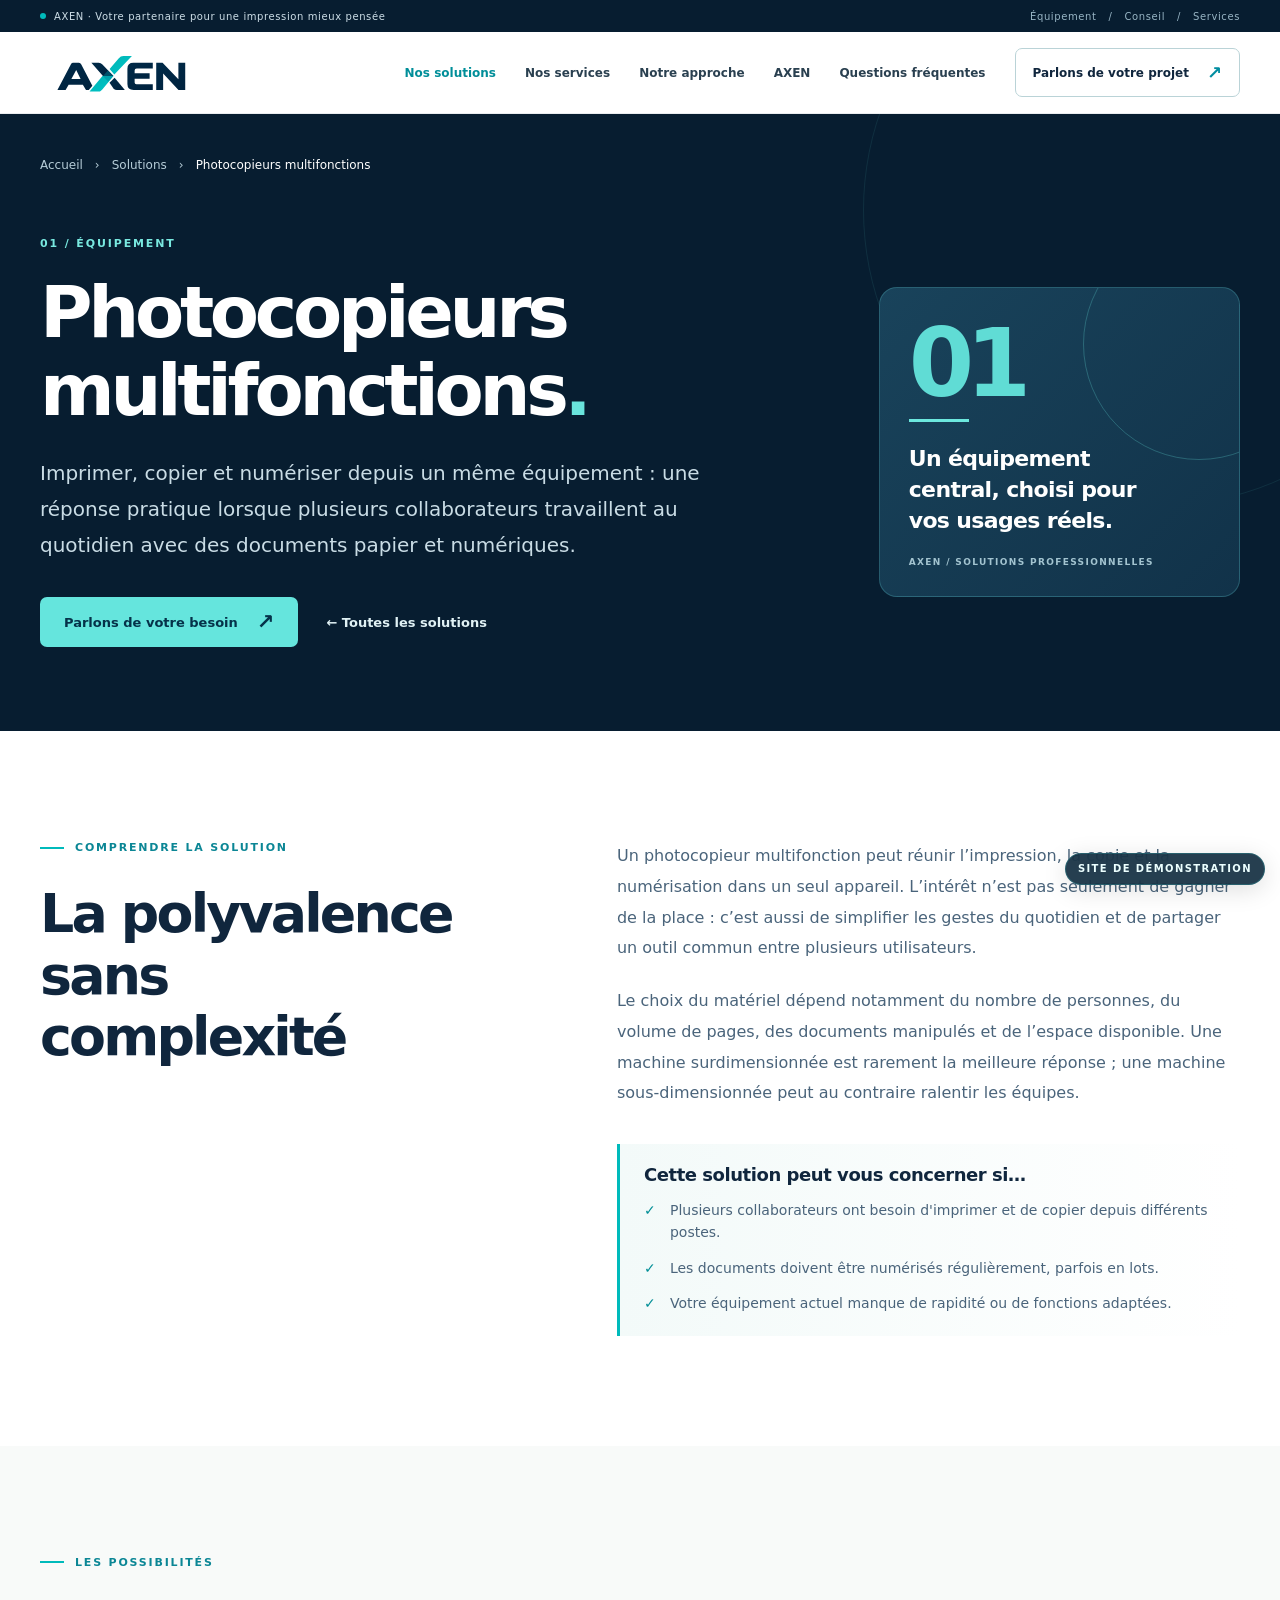
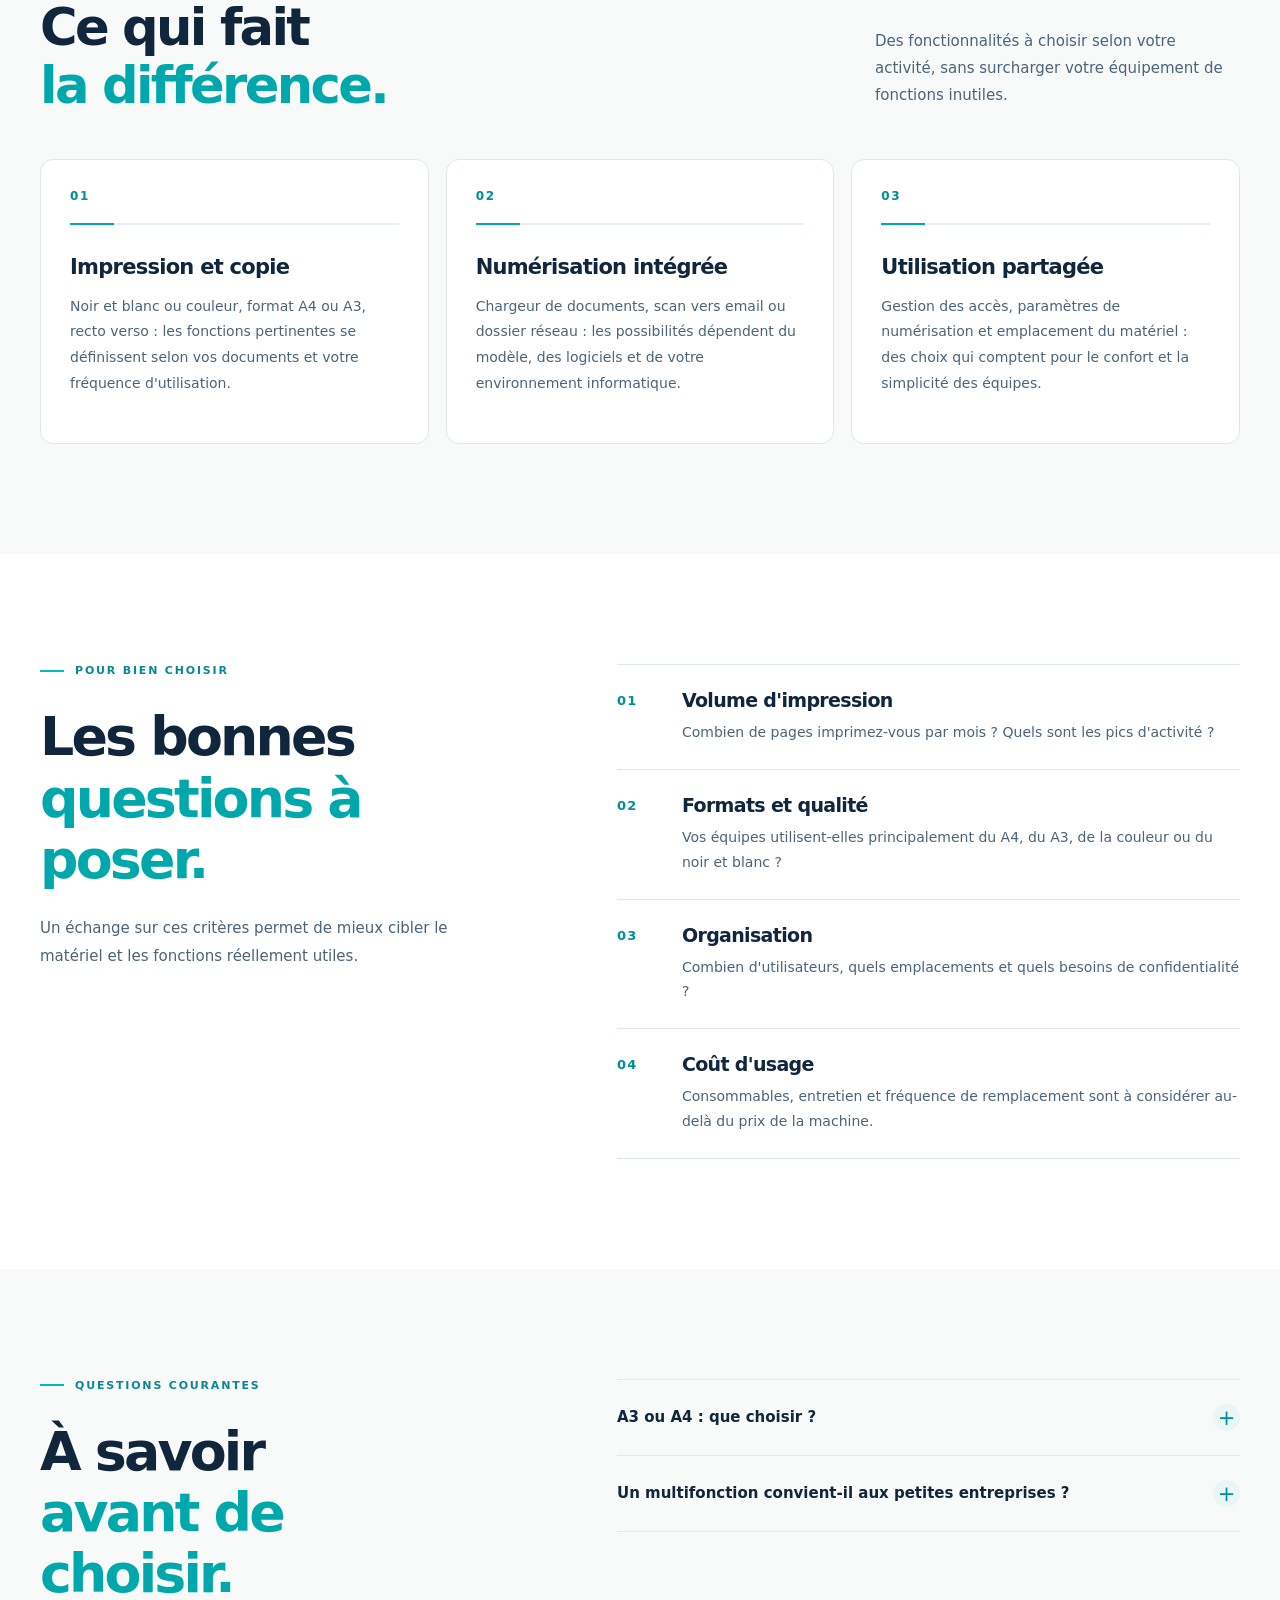
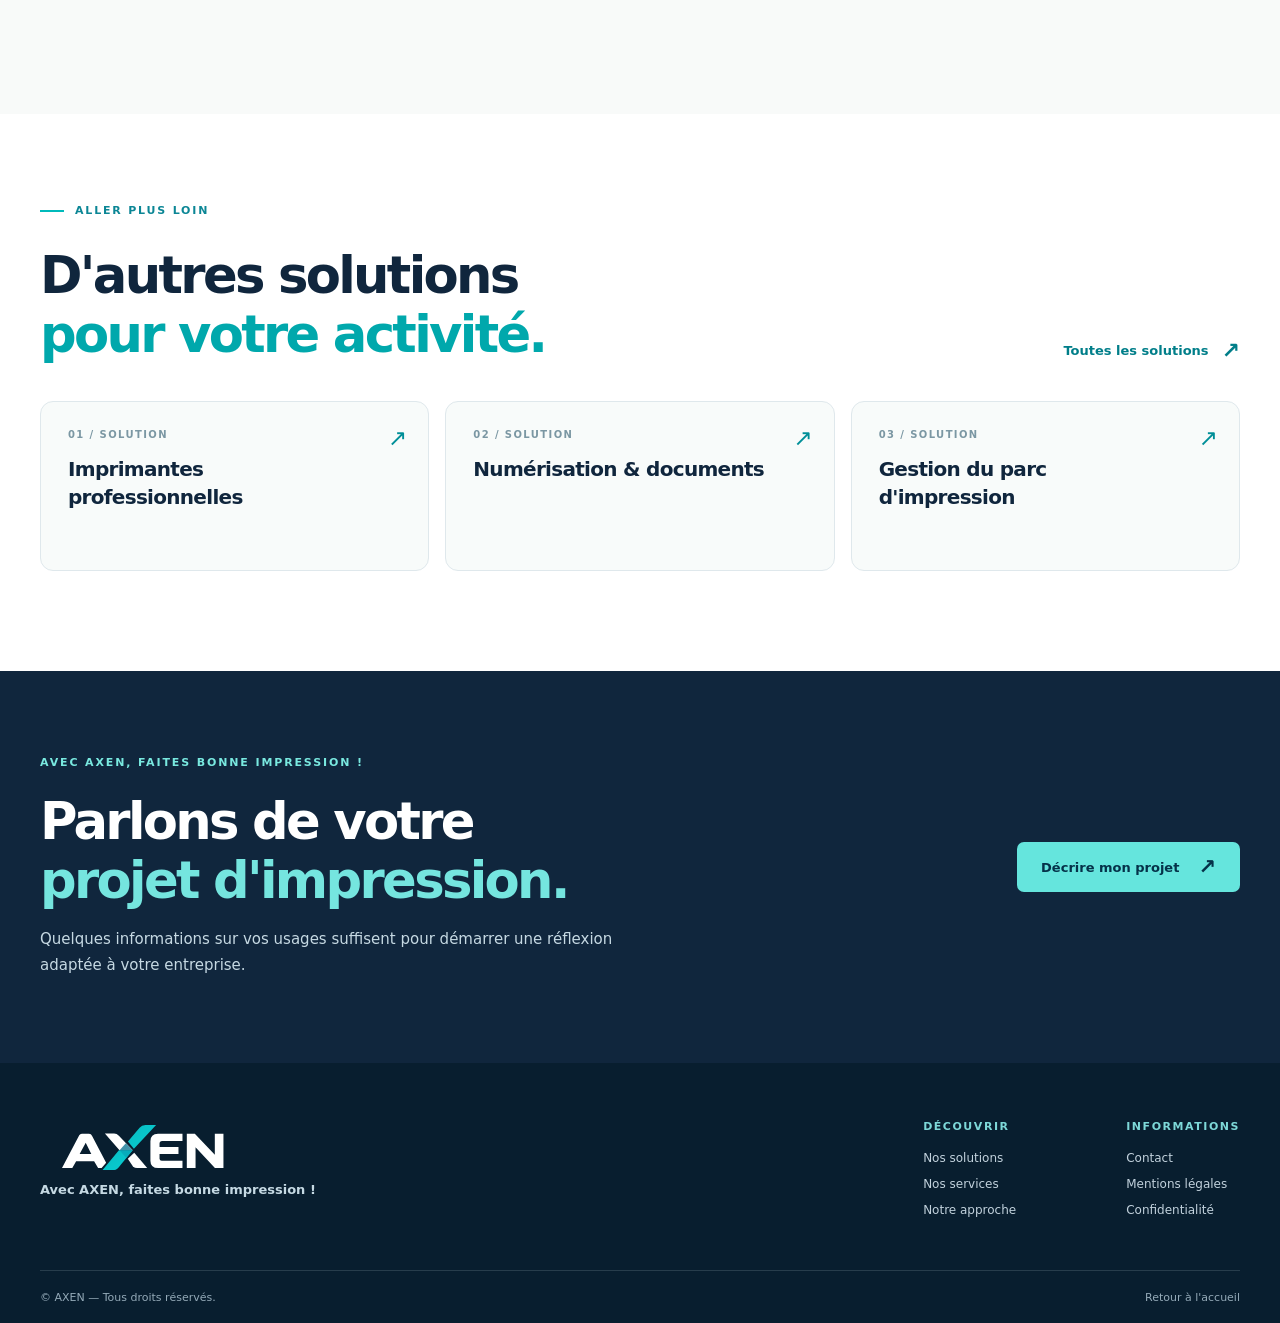
<file: solutions/photocopieurs-multifonctions.html>
<!doctype html>
<html lang="fr">
<head>
  <meta charset="utf-8">
  <meta name="viewport" content="width=device-width,initial-scale=1">
  <meta name="theme-color" content="#10263D">
  <meta name="description" content="Imprimer, copier et numériser depuis un même équipement : une réponse pratique lorsque plusieurs collaborateurs travaillent au quotidien avec des documents papier et numériques.">
  <meta name="robots" content="index,follow">
  <meta property="og:locale" content="fr_FR"><meta property="og:type" content="article">
  <meta property="og:site_name" content="AXEN">
  <meta property="og:title" content="Photocopieurs multifonctions — Solutions AXEN">
  <meta property="og:description" content="Imprimer, copier et numériser depuis un même équipement : une réponse pratique lorsque plusieurs collaborateurs travaillent au quotidien avec des documents papier et numériques.">
  <meta property="og:image" content="https://kesurof.github.io/axen-web/assets/brand/og-image.png">
  <meta property="og:url" content="https://kesurof.github.io/axen-web/solutions/photocopieurs-multifonctions.html">
  <meta name="twitter:card" content="summary_large_image">
  <link rel="canonical" href="https://kesurof.github.io/axen-web/solutions/photocopieurs-multifonctions.html">
  <link rel="icon" type="image/svg+xml" href="../assets/brand/symbol-on-navy.svg">
  <link rel="stylesheet" href="../styles.css">
  <script src="../script.js" defer></script>
  <title>Photocopieurs multifonctions — Solutions AXEN</title>
</head>
<body>
  <a class="skip-link" href="#contenu">Aller au contenu</a>
  <div class="topline"><span class="container topline-inner"><span class="status-dot" aria-hidden="true"></span> AXEN · Votre partenaire pour une impression mieux pensée <span class="topline-end">Équipement <span aria-hidden="true">/</span> Conseil <span aria-hidden="true">/</span> Services</span></span></div>
  <header class="site-header" id="haut">
    <nav class="nav container" aria-label="Navigation principale">
      <a class="brand" href="../index.html" aria-label="AXEN — Accueil"><img src="../assets/brand/logo-primary.svg" alt="AXEN" width="173" height="55"></a>
      <button class="nav-toggle" type="button" aria-controls="primary-links" aria-expanded="false" aria-label="Ouvrir le menu"><span></span><span></span><span></span></button>
      <div class="nav-links" id="primary-links">
        <a href="../index.html#solutions" aria-current="page">Nos solutions</a>
        <a href="../index.html#services">Nos services</a>
        <a href="../index.html#approche">Notre approche</a>
        <a href="../index.html#entreprise">AXEN</a>
        <a href="../index.html#questions">Questions fréquentes</a>
        <a class="nav-cta" href="../index.html#contact">Parlons de votre projet <span aria-hidden="true">↗</span></a>
      </div>
    </nav>
  </header>
  <main id="contenu">
    <section class="detail-hero" aria-labelledby="detail-title">
      <div class="container">
        <nav class="detail-breadcrumb" aria-label="Fil d'Ariane"><a href="../index.html">Accueil</a><span aria-hidden="true">›</span><a href="../index.html#solutions">Solutions</a><span aria-hidden="true">›</span><span aria-current="page">Photocopieurs multifonctions</span></nav>
        <div class="detail-hero-layout">
          <div class="detail-hero-copy">
            <p class="detail-kicker">01 / ÉQUIPEMENT</p>
            <h1 id="detail-title">Photocopieurs multifonctions<span class="detail-title-stop">.</span></h1>
            <p class="detail-lead">Imprimer, copier et numériser depuis un même équipement : une réponse pratique lorsque plusieurs collaborateurs travaillent au quotidien avec des documents papier et numériques.</p>
            <div class="detail-hero-actions"><a class="button button-primary" href="../index.html#contact">Parlons de votre besoin <span aria-hidden="true">↗</span></a><a class="detail-back-link" href="../index.html#solutions">← Toutes les solutions</a></div>
          </div>
          <aside class="detail-hero-aside" aria-label="Points à retenir">
            <span class="detail-aside-index" aria-hidden="true">01</span>
            <div class="detail-aside-rule"></div>
            <p class="detail-aside-title">Un équipement central, choisi pour vos usages réels.</p>
            <span class="detail-aside-foot">AXEN / SOLUTIONS PROFESSIONNELLES</span>
          </aside>
        </div>
      </div>
    </section>
    <section class="section detail-overview" aria-labelledby="overview-title">
      <div class="container detail-overview-grid">
        <div><p class="eyebrow"><span class="eyebrow-line"></span> COMPRENDRE LA SOLUTION</p><h2 id="overview-title">La polyvalence sans complexité</h2></div>
        <div class="detail-prose"><p>Un photocopieur multifonction peut réunir l’impression, la copie et la numérisation dans un seul appareil. L’intérêt n’est pas seulement de gagner de la place : c’est aussi de simplifier les gestes du quotidien et de partager un outil commun entre plusieurs utilisateurs.</p><p>Le choix du matériel dépend notamment du nombre de personnes, du volume de pages, des documents manipulés et de l’espace disponible. Une machine surdimensionnée est rarement la meilleure réponse ; une machine sous-dimensionnée peut au contraire ralentir les équipes.</p><div class="detail-situation"><h3>Cette solution peut vous concerner si…</h3><ul class="detail-check-list"><li>Plusieurs collaborateurs ont besoin d'imprimer et de copier depuis différents postes.</li><li>Les documents doivent être numérisés régulièrement, parfois en lots.</li><li>Votre équipement actuel manque de rapidité ou de fonctions adaptées.</li></ul></div></div>
      </div>
    </section>
    <section class="section section-soft detail-features" aria-labelledby="features-title">
      <div class="container">
        <div class="section-head"><div><p class="eyebrow"><span class="eyebrow-line"></span> LES POSSIBILITÉS</p><h2 id="features-title">Ce qui fait<br><em>la différence.</em></h2></div><p>Des fonctionnalités à choisir selon votre activité, sans surcharger votre équipement de fonctions inutiles.</p></div>
        <div class="detail-feature-grid"><article class="detail-feature"><span class="detail-feature-number">01</span><div class="detail-feature-line"></div><h3>Impression et copie</h3><p>Noir et blanc ou couleur, format A4 ou A3, recto verso : les fonctions pertinentes se définissent selon vos documents et votre fréquence d'utilisation.</p></article><article class="detail-feature"><span class="detail-feature-number">02</span><div class="detail-feature-line"></div><h3>Numérisation intégrée</h3><p>Chargeur de documents, scan vers email ou dossier réseau : les possibilités dépendent du modèle, des logiciels et de votre environnement informatique.</p></article><article class="detail-feature"><span class="detail-feature-number">03</span><div class="detail-feature-line"></div><h3>Utilisation partagée</h3><p>Gestion des accès, paramètres de numérisation et emplacement du matériel : des choix qui comptent pour le confort et la simplicité des équipes.</p></article></div>
      </div>
    </section>
    <section class="section detail-criteria" aria-labelledby="criteria-title">
      <div class="container detail-criteria-grid">
        <div><p class="eyebrow"><span class="eyebrow-line"></span> POUR BIEN CHOISIR</p><h2 id="criteria-title">Les bonnes<br><em>questions à poser.</em></h2><p class="detail-section-intro">Un échange sur ces critères permet de mieux cibler le matériel et les fonctions réellement utiles.</p></div>
        <div class="detail-criteria-list"><div class="detail-criterion"><span class="detail-criterion-index">01</span><div><h3>Volume d'impression</h3><p>Combien de pages imprimez-vous par mois ? Quels sont les pics d'activité ?</p></div></div><div class="detail-criterion"><span class="detail-criterion-index">02</span><div><h3>Formats et qualité</h3><p>Vos équipes utilisent-elles principalement du A4, du A3, de la couleur ou du noir et blanc ?</p></div></div><div class="detail-criterion"><span class="detail-criterion-index">03</span><div><h3>Organisation</h3><p>Combien d'utilisateurs, quels emplacements et quels besoins de confidentialité ?</p></div></div><div class="detail-criterion"><span class="detail-criterion-index">04</span><div><h3>Coût d'usage</h3><p>Consommables, entretien et fréquence de remplacement sont à considérer au-delà du prix de la machine.</p></div></div></div>
      </div>
    </section>
    <section class="section section-soft detail-faq" aria-labelledby="faq-detail-title">
      <div class="container detail-faq-grid"><div><p class="eyebrow"><span class="eyebrow-line"></span> QUESTIONS COURANTES</p><h2 id="faq-detail-title">À savoir<br><em>avant de choisir.</em></h2></div><div class="faq-list"><details><summary>A3 ou A4 : que choisir ? <span aria-hidden="true">+</span></summary><p>Le format A4 convient à de nombreux documents courants. Le A3 est utile pour certains plans, tableaux et documents de présentation. Le bon format dépend de ce que vous imprimez réellement.</p></details><details><summary>Un multifonction convient-il aux petites entreprises ? <span aria-hidden="true">+</span></summary><p>Oui, à condition de choisir une capacité cohérente avec les volumes et les utilisateurs. Une solution compacte peut suffire lorsque les besoins sont limités.</p></details></div></div>
    </section>
    <section class="detail-next" aria-labelledby="detail-next-title">
      <div class="container">
        <div class="detail-next-heading"><div><p class="eyebrow"><span class="eyebrow-line"></span> ALLER PLUS LOIN</p><h2 id="detail-next-title">D'autres solutions<br><em>pour votre activité.</em></h2></div><a class="text-link" href="../index.html#solutions">Toutes les solutions <span aria-hidden="true">↗</span></a></div>
        <div class="detail-related-grid"><a class="detail-related-card" href="./imprimantes-professionnelles.html"><span>01 / SOLUTION</span><strong>Imprimantes professionnelles</strong><span class="detail-related-arrow" aria-hidden="true">↗</span></a><a class="detail-related-card" href="./numerisation-documents.html"><span>02 / SOLUTION</span><strong>Numérisation &amp; documents</strong><span class="detail-related-arrow" aria-hidden="true">↗</span></a><a class="detail-related-card" href="./gestion-parc-impression.html"><span>03 / SOLUTION</span><strong>Gestion du parc d'impression</strong><span class="detail-related-arrow" aria-hidden="true">↗</span></a></div>
      </div>
    </section>
    <section class="detail-cta"><div class="container detail-cta-grid"><div><p class="detail-kicker">AVEC AXEN, FAITES BONNE IMPRESSION !</p><h2>Parlons de votre<br><em>projet d'impression.</em></h2><p>Quelques informations sur vos usages suffisent pour démarrer une réflexion adaptée à votre entreprise.</p></div><a class="button button-primary" href="../index.html#contact">Décrire mon projet <span aria-hidden="true">↗</span></a></div></section>
  </main>
  <footer class="footer"><div class="container"><div class="footer-top"><div class="footer-brand"><a href="../index.html" aria-label="AXEN — Accueil"><img src="../assets/brand/logo-dark-transparent.svg" alt="AXEN" width="214" height="62"></a><p>Avec AXEN, faites bonne impression !</p></div><div class="footer-nav"><div><h3>Découvrir</h3><a href="../index.html#solutions">Nos solutions</a><a href="../index.html#services">Nos services</a><a href="../index.html#approche">Notre approche</a></div><div><h3>Informations</h3><a href="../index.html#contact">Contact</a><a href="../mentions-legales.html">Mentions légales</a><a href="../confidentialite.html">Confidentialité</a></div></div></div><div class="footer-bottom"><span>© AXEN — Tous droits réservés.</span><div><a href="../index.html">Retour à l'accueil</a></div></div></div></footer>
</body></html>
</file>
<file: styles.css>
/* AXEN — Website 1.0 / Tech & Précision
   Brand source: https://github.com/kesurof/AXEN — no external CSS dependency. */
:root{--navy:#10263d;--navy-deep:#071d30;--navy-soft:#26465e;--teal:#00babb;--teal-light:#65e5dd;--steel:#4a647b;--mist:#edf3f5;--paper:#f8faf9;--white:#fff;--line:#dfe8ec;--text:#254055;--heading:'Sora','Inter',system-ui,-apple-system,'Segoe UI',sans-serif;--body:'Inter',system-ui,-apple-system,'Segoe UI',sans-serif;--ease:cubic-bezier(.22,1,.36,1)}
*{box-sizing:border-box}html{scroll-behavior:smooth;scroll-padding-top:99px}body{margin:0;font-family:var(--body);color:var(--text);background:#fff;-webkit-font-smoothing:antialiased;text-rendering:optimizeLegibility}img,svg{max-width:100%}img{display:block}button,input,textarea,select{font:inherit}button{cursor:pointer}a{color:inherit;text-decoration:none}a:focus-visible,button:focus-visible,input:focus-visible,textarea:focus-visible,select:focus-visible,summary:focus-visible{outline:3px solid #00babc;outline-offset:4px}::selection{background:#00babc;color:#052239}.container{width:min(100% - 80px,1240px);margin-inline:auto}section[id]{scroll-margin-top:95px}.skip-link{position:fixed;top:-90px;left:16px;z-index:100;background:var(--teal);color:var(--navy);padding:12px 18px;border-radius:8px}.skip-link:focus{top:12px}.topline{height:32px;background:var(--navy-deep);color:#cedfe8;font-size:10px;letter-spacing:.06em;display:flex;align-items:center}.topline-inner{display:flex;align-items:center;gap:8px}.status-dot{width:6px;height:6px;background:var(--teal);display:inline-block;border-radius:50%;flex:none}.topline-end{margin-left:auto;display:flex;gap:12px;color:#98b5c4}
.site-header{height:82px;position:sticky;top:0;z-index:50;background:rgba(255,255,255,.97);border-bottom:1px solid rgba(15,48,72,.085);transition:box-shadow .25s ease}.site-header.has-scrolled{box-shadow:0 7px 24px rgba(8,40,60,.07)}.nav{height:100%;display:flex;justify-content:space-between;align-items:center;gap:18px}.brand{flex:none;display:block}.brand img{width:171px;height:58px;object-fit:contain}.nav-links{display:flex;align-items:center;gap:29px;font-size:12px;font-weight:700;color:#2a4050}.nav-links>a:not(.nav-cta){padding:16px 0;white-space:nowrap;transition:color .2s}.nav-links>a:not(.nav-cta):hover{color:#008f99}.nav-cta{display:flex;align-items:center;gap:18px;white-space:nowrap;color:var(--navy)!important;border:1px solid #bad3d7;padding:13px 17px;border-radius:7px;background:#fff;transition:background .2s,border .2s}.nav-cta:hover{background:var(--mist);border-color:var(--teal)}.nav-cta span{font-size:18px;color:#008da0}.nav-toggle{display:none;flex-direction:column;justify-content:center;gap:5px;background:none;border:0;padding:13px;border-radius:9px}.nav-toggle span{display:block;width:22px;height:2px;background:var(--navy);border-radius:2px}
/* Hero */
.hero{background:var(--navy);position:relative;overflow:hidden;color:#fff;isolation:isolate}.hero:before{content:'';position:absolute;right:-180px;top:-230px;width:850px;height:850px;background:radial-gradient(circle,rgba(34,118,141,.27) 0,rgba(19,78,110,.12) 40%,transparent 70%);z-index:-1}.hero-mesh{pointer-events:none;position:absolute;inset:0;background:linear-gradient(128deg,transparent 42%,rgba(0,190,190,.085) 63%,transparent 83%),repeating-linear-gradient(90deg,transparent 0,transparent 104px,rgba(255,255,255,.023) 105px),repeating-linear-gradient(0deg,transparent 0,transparent 104px,rgba(255,255,255,.021) 105px);mask-image:linear-gradient(90deg,transparent 25%,#000 100%);z-index:-1}.hero-grid{min-height:665px;display:grid;grid-template-columns:1.07fr .93fr;align-items:center;gap:20px;padding-top:38px;padding-bottom:48px}.hero-copy{position:relative;z-index:3;padding-top:2px}.eyebrow{font-size:11px;font-weight:800;letter-spacing:.165em;color:#0b8695;display:flex;align-items:center;gap:11px;margin:0 0 29px;text-transform:uppercase}.eyebrow-line{display:inline-block;flex:none;width:24px;height:2px;background:var(--teal)}.eyebrow-light{color:#85d9db}.hero h1{font-family:var(--heading);font-size:clamp(54px,5.55vw,83px);line-height:1.085;letter-spacing:-.065em;font-weight:750;margin:0 0 28px;color:#fff}.hero h1 span:not(.hero-period){color:#69e4dc}.hero-period{color:#69e4dc}.hero-copy>p{max-width:540px;font-size:16px;line-height:1.85;color:#bed2de;margin:0 0 30px}.hero-actions{display:flex;align-items:center;flex-wrap:wrap;gap:28px}.button{display:inline-flex;align-items:center;justify-content:center;gap:19px;min-height:50px;padding:14px 23px;border-radius:7px;font-weight:750;font-size:13px;border:1px solid transparent;transition:transform .2s var(--ease),background .2s ease,color .2s}.button:hover{transform:translateY(-2px)}.button span{font-size:21px;line-height:.8}.button-primary{background:var(--teal-light);color:#053249}.button-primary:hover{background:#9af2eb}.hero-text-link{font-size:12px;font-weight:750;color:#fff;display:flex;align-items:center;gap:10px;white-space:nowrap}.hero-text-link span{color:var(--teal-light);font-size:22px}.hero-text-link:hover{color:var(--teal-light)}.hero-points{display:flex;gap:25px;flex-wrap:wrap;margin-top:43px;padding-top:25px;border-top:1px solid rgba(173,206,222,.18)}.hero-points span{font-size:11px;color:#c9dbe4;display:flex;align-items:center;gap:8px;font-weight:600}.hero-points i{width:7px;height:7px;border:1.5px solid #4cdfd7;border-radius:100%}
.hero-visual{height:560px;position:relative;align-self:center}.hero-visual-frame{position:absolute;inset:-5px -42px -3px -55px}.hero-halo{position:absolute;left:20%;top:14%;height:78%;aspect-ratio:1;background:radial-gradient(circle,rgba(61,181,186,.18),transparent 68%);border:1px solid rgba(61,181,186,.14);border-radius:50%}.hero-machine{width:100%;height:100%;object-fit:contain;filter:drop-shadow(6px 22px 32px rgba(0,9,17,.23));position:relative}.floating-chip{z-index:2;position:absolute;display:flex;align-items:center;gap:12px;background:rgba(255,255,255,.97);box-shadow:0 15px 50px rgba(0,15,32,.3);border-radius:11px;padding:13px 15px;color:var(--navy);font-size:12px}.floating-chip strong{font-size:12px;display:block;white-space:nowrap}.floating-chip small{color:#5b7488;font-size:11px;display:block;margin-top:2px}.floating-chip-top{top:17%;right:-21px}.floating-chip-bottom{bottom:8%;left:-18px}.chip-icon{width:38px;height:38px;display:grid;place-items:center;border-radius:8px;color:#075259;background:#d5f8f3;font-size:25px}.chip-chart{height:38px;width:40px;display:flex;align-items:end;gap:4px;justify-content:center;background:#e8f4f5;border-radius:8px;padding:10px}.chip-chart i{width:5px;background:#16b2b5;border-radius:2px 2px 0 0;height:8px}.chip-chart i:nth-child(2){height:14px}.chip-chart i:nth-child(3){height:19px}.chip-chart i:nth-child(4){height:12px}.hero-caption{position:absolute;right:0;bottom:0;color:#8bb2c4;font-size:10px;letter-spacing:.13em;font-weight:700}.hero-lower-line{height:38px;display:flex;justify-content:space-between;align-items:center;border-top:1px solid rgba(175,213,225,.13);color:#91abb9;font-size:10px;font-weight:700;letter-spacing:.16em}.hero-lower-arrow{font-size:18px;color:var(--teal)}.expertise-strip{background:#eaf7f6;border-bottom:1px solid #d2eae9}.expertise-inner{display:flex;align-items:center;justify-content:space-between;gap:18px;min-height:72px;color:#274356;font-size:12px;font-weight:750}.strip-star{color:#0aabad;font-size:17px}
/* Shared */
.section{padding:110px 0}.section-soft{background:var(--paper)}h2,h3,p{margin-top:0}h2{font-family:var(--heading);font-size:clamp(39px,4vw,58px);line-height:1.14;letter-spacing:-.052em;font-weight:750;color:var(--navy);margin:0}h2 em{font-style:normal;color:#00a8ac}.lead{font-size:21px;color:#1a3449;font-weight:550;line-height:1.55}.text-link{font-size:13px;font-weight:750;display:inline-flex;gap:13px;align-items:center;color:#007e89;margin-top:18px}.text-link span{font-size:22px;transition:transform .2s}.text-link:hover span{transform:translate(3px,-3px)}.intro-layout{display:grid;grid-template-columns:.92fr 1fr;gap:12%;align-items:start}.intro-content{padding-top:12px}.intro-content>p:not(.lead){font-size:15px;color:var(--steel);line-height:1.9;margin:22px 0 8px;max-width:610px}.values-row{display:grid;grid-template-columns:repeat(3,1fr);margin-top:90px;border-top:1px solid var(--line);border-bottom:1px solid var(--line)}.value-item{padding:27px 35px 32px 3px;position:relative}.value-item+.value-item{border-left:1px solid var(--line);padding-left:34px}.value-index{display:block;color:#96b2be;font-size:11px;font-weight:700;letter-spacing:.14em;margin-bottom:23px}.value-icon{width:43px;height:43px;display:flex;align-items:center;justify-content:center;color:#008d9b;margin-bottom:14px}.value-icon svg{fill:none;stroke:currentColor;stroke-width:1.6;stroke-linecap:round;stroke-linejoin:round;width:32px;height:32px}.value-item h3{color:var(--navy);font-family:var(--heading);font-size:19px;letter-spacing:-.03em;margin:0 0 8px}.value-item p{font-size:13px;line-height:1.65;color:var(--steel);margin:0;max-width:210px}.section-head{display:flex;justify-content:space-between;align-items:end;gap:60px;margin-bottom:45px}.section-head>p{color:var(--steel);font-size:15px;line-height:1.8;max-width:365px;margin:0 0 5px}
/* Solutions */
.solution-grid{display:grid;grid-template-columns:1.34fr 1fr 1fr;gap:16px;grid-template-rows:auto auto}.solution-card{background:#fff;border:1px solid #e0e9ed;border-radius:12px;min-height:282px;padding:25px;display:flex;flex-direction:column;position:relative;overflow:hidden;transition:transform .23s var(--ease),box-shadow .23s var(--ease),border-color .23s}.solution-card:hover{transform:translateY(-4px);box-shadow:0 16px 34px rgba(24,65,83,.08);border-color:#a7d2d4}.solution-card:nth-child(4){grid-column:2 / span 2}.featured-solution{grid-row:span 2;background:var(--navy);border-color:transparent;color:white;padding:31px;min-height:594px}.featured-solution:hover{border-color:var(--navy)}.card-topline{display:flex;align-items:center;justify-content:space-between;gap:15px}.card-index,.sector-label{font-size:10px;letter-spacing:.14em;font-weight:800;color:#7c99a7}.featured-solution .card-index{color:#a5c9d4}.card-arrow{display:grid;place-items:center;width:30px;height:30px;border-radius:50%;border:1px solid #d4e6e8;color:#148c9a;font-size:19px}.featured-solution .card-arrow{color:#a0eeed;border-color:#397283}.solution-card h3{font-family:var(--heading);font-size:22px;line-height:1.3;letter-spacing:-.042em;color:var(--navy);margin:18px 0 9px}.solution-card p{color:var(--steel);font-size:13px;line-height:1.75;max-width:440px;margin:0 0 21px}.solution-card>.solution-icon{margin-top:22px;margin-bottom:auto}.solution-icon{width:70px;height:70px;color:#079ca6}.solution-icon svg{fill:none;stroke:currentColor;stroke-width:2.6;stroke-linejoin:round;stroke-linecap:round;width:100%;height:100%}.solution-copy{position:relative;z-index:2;margin-top:auto}.featured-solution h3{font-size:26px;color:#fff;margin-top:0}.featured-solution p{color:#c6dae2;max-width:360px}.card-link{display:inline-flex;align-items:center;gap:10px;font-size:12px;font-weight:800;color:#008591;margin-top:auto;align-self:start}.card-link span{font-size:20px}.card-link:hover{text-decoration:underline}.featured-solution .card-link{color:#6de4dc}.featured-art{width:100%;height:248px;position:relative;margin-top:12px;margin-bottom:20px;display:grid;place-items:center}.featured-art:before{content:'';position:absolute;width:255px;height:255px;border:1px solid rgba(83,210,208,.20);border-radius:50%;top:3px;left:50%;transform:translateX(-50%)}.featured-art:after{content:'';position:absolute;width:190px;height:190px;border:1px solid rgba(83,210,208,.22);border-radius:50%;top:36px;left:50%;transform:translateX(-50%)}.copier-shape{display:block;position:relative;width:204px;height:156px;background:linear-gradient(130deg,#eaf3f4,#99c5ca);border-radius:7px 10px 13px 10px;box-shadow:13px 13px 0 #527d8d,20px 26px 34px rgba(0,7,19,.22);z-index:2;transform:translate(-3px,18px)}.copier-shape:before{content:'';position:absolute;left:-6px;right:10px;height:26px;top:-23px;background:#d6edf0;border:4px solid #638da0;clip-path:polygon(10% 0,94% 0,100% 95%,0 95%)}.copier-shape:after{content:'';position:absolute;top:20px;left:22px;right:22px;height:26px;border-radius:4px;background:#466679;border-bottom:5px solid #d6edec}.copier-shape i,.copier-shape b{display:block;position:absolute;left:27px;right:25px;height:35px;background:linear-gradient(#ecf9f9,#bdd5da);border:1px solid #8cafba;border-radius:4px}.copier-shape i{top:77px}.copier-shape b{top:117px}.copier-shape em{display:block;position:absolute;width:52px;height:28px;right:-21px;top:-31px;border:6px solid #14394c;border-radius:5px;background:#2fd7cc;transform:rotate(8deg)}.paper-one,.paper-two,.paper-three{position:absolute;width:100px;height:143px;background:#fff;border:1px solid #9bd8df;transform:rotate(12deg);top:8px;left:50%;z-index:1}.paper-one{transform:translateX(-60%) rotate(-22deg)}.paper-two{transform:translateX(-32%) rotate(-10deg)}.paper-three{transform:translateX(1%) rotate(5deg)}.paper-three:after{content:'';position:absolute;top:34px;left:16px;width:65px;height:4px;background:#c1dadd;box-shadow:0 14px #c1dadd,0 28px #c1dadd}
/* Services */
.services-layout{display:grid;grid-template-columns:.87fr 1.13fr;gap:14%;align-items:start}.services-left{position:sticky;top:125px}.services-left>p:not(.eyebrow){font-size:15px;line-height:1.8;color:var(--steel);margin:28px 0 36px;max-width:410px}.services-note{display:flex;align-items:flex-start;gap:15px;border-left:3px solid var(--teal);padding:13px 0 13px 21px;max-width:370px;background:linear-gradient(90deg,#f4fbfa,transparent)}.services-note .service-note-star{font-size:25px;color:var(--teal);line-height:1}.services-note p{margin:0;color:var(--steel);font-size:12px;line-height:1.75}.service-list{border-top:1px solid var(--line)}.service-row{border-bottom:1px solid var(--line);display:grid;grid-template-columns:52px 1fr 30px;align-items:start;gap:19px;padding:29px 0}.service-row-number{font-size:11px;letter-spacing:.12em;color:#8aa9b8;padding-top:7px;font-weight:800}.service-row h3{font-size:20px;font-family:var(--heading);line-height:1.3;letter-spacing:-.03em;color:var(--navy);margin:0 0 9px}.service-row p{color:var(--steel);margin:0;font-size:13px;line-height:1.75}.service-row-icon{font-size:25px;color:#079eaa;font-weight:400}
/* Approach */
.approach-section{position:relative;overflow:hidden;background:var(--navy-deep);color:#fff}.approach-pattern{position:absolute;inset:0;background:radial-gradient(circle at 100% 0%,rgba(0,174,184,.19),transparent 40%);pointer-events:none}.section-head-dark h2{color:#fff}.section-head-dark>p{color:#b7cdda}.steps{list-style:none;display:grid;grid-template-columns:repeat(4,1fr);gap:0;margin:75px 0 0;padding:0;border-top:1px solid rgba(189,216,227,.23)}.steps li{padding:27px 28px 5px 0;min-height:220px;position:relative}.steps li+li{padding-left:28px;border-left:1px solid rgba(189,216,227,.23)}.step-num{color:#69e4dc;font-weight:800;letter-spacing:.06em;font-family:var(--heading);font-size:44px;margin-bottom:26px}.step-body h3{font-size:18px;font-family:var(--heading);margin-bottom:10px;color:#fff;letter-spacing:-.03em}.step-body p{font-size:13px;color:#bdd0dc;line-height:1.75;max-width:205px;margin:0}
/* Sectors */
.sector-grid{display:grid;grid-template-columns:repeat(3,1fr);gap:18px}.sector{border:1px solid var(--line);border-radius:12px;overflow:hidden;padding:0 29px 29px;background:#fff}.sector-art{height:168px;margin:0 -29px 25px;background:linear-gradient(135deg,#eff6f7,#dceaf0);position:relative;display:flex;align-items:end;justify-content:center;overflow:hidden}.sector-art:before{content:'';width:210px;height:210px;position:absolute;top:44px;left:50%;transform:translateX(-50%);border:1px solid #b7d7dc;border-radius:50%}.sector-art i{display:block;width:53px;height:76px;position:relative;margin:0 4px 21px;background:linear-gradient(155deg,#183d53,#0d2940);border-radius:8px 8px 0 0;box-shadow:inset 5px 0 #35586c}.sector-art i:before{content:'';position:absolute;left:12px;right:12px;top:17px;height:12px;border-radius:2px;background:#3ac2bf}.sector-art-1 i:nth-child(2){height:98px}.sector-art-1 i:nth-child(3){height:68px}.sector-art-2 i{transform:rotate(-12deg);width:84px;height:110px;background:#fff;border:1px solid #9ac4cc;box-shadow:3px 8px 0 rgba(22,69,84,.12)}.sector-art-2 i:before{left:16px;right:18px;top:24px;height:5px;background:#76b6be;box-shadow:0 15px #bddadf,0 30px #bddadf}.sector-art-2 i:nth-child(2){height:90px;transform:rotate(0deg)}.sector-art-2 i:nth-child(3){transform:rotate(13deg)}.sector-art-3 i{height:80px;width:67px;background:#deedef;border:2px solid #7fa7b6;border-radius:5px}.sector-art-3 i:nth-child(2){height:119px;background:#0e3349}.sector-art-3 i:nth-child(3){height:99px}.sector-label{display:block;color:#0b939e;font-size:10px;margin-bottom:12px}.sector h3{font-family:var(--heading);font-size:19px;letter-spacing:-.037em;margin:0 0 11px;color:var(--navy)}.sector p{font-size:13px;line-height:1.77;color:var(--steel);margin:0}
/* Responsibility */
.responsible-section{background:#e9f5f3;overflow:hidden;padding:76px 0}.responsible-grid{display:grid;grid-template-columns:1fr 1fr;gap:12%;align-items:center}.responsible-visual{height:405px;position:relative;background:#0e3146;border-radius:14px;overflow:hidden;box-shadow:0 23px 40px rgba(18,67,78,.1)}.responsible-visual:before{content:'';position:absolute;width:380px;height:380px;border:1px solid rgba(101,222,213,.25);border-radius:50%;top:50%;left:50%;transform:translate(-50%,-50%)}.responsible-visual:after{content:'';position:absolute;width:270px;height:270px;border:1px solid rgba(101,222,213,.18);border-radius:50%;top:50%;left:50%;transform:translate(-50%,-50%)}.big-x{position:absolute;font-family:var(--heading);font-size:370px;line-height:1;font-weight:850;font-style:italic;letter-spacing:-.15em;color:#04bfc0;left:50%;top:49%;transform:translate(-58%,-50%) rotate(-8deg);opacity:.78;text-shadow:18px 18px 0 rgba(22,158,176,.23)}.mini-card{position:absolute;z-index:3;display:flex;gap:15px;justify-content:space-between;align-items:center;background:#fff;border-radius:9px;padding:12px 14px;box-shadow:0 12px 28px rgba(0,0,0,.15);color:var(--navy);font-size:12px;font-weight:800}.mini-card strong{font-size:19px;color:#0a9eaa}.mini-a{left:20px;top:40px;width:181px}.mini-b{right:20px;bottom:47px;width:204px}.responsible-copy>p:not(.eyebrow){color:var(--steel);font-size:15px;line-height:1.85;margin:25px 0 21px}.check-list{padding:0;margin:0;list-style:none;display:grid;gap:15px}.check-list li{position:relative;padding-left:31px;font-size:13px;font-weight:650;color:#244356;line-height:1.55}.check-list li:before{content:'✓';position:absolute;left:0;top:0;width:21px;height:21px;background:#b8eae5;color:#086b75;border-radius:50%;display:grid;place-items:center;font-size:12px}
/* FAQ */
.faq-grid{display:grid;grid-template-columns:.7fr 1.3fr;gap:15%}.faq-help{max-width:310px;color:var(--steel);font-size:14px;line-height:1.85;margin:26px 0 0}.faq-list{border-top:1px solid var(--line)}.faq-list details{border-bottom:1px solid var(--line);padding:0}.faq-list summary{cursor:pointer;list-style:none;display:flex;align-items:center;justify-content:space-between;gap:24px;padding:25px 0;font-family:var(--heading);color:var(--navy);font-weight:650;font-size:15px;line-height:1.4}.faq-list summary::-webkit-details-marker{display:none}.faq-list summary span{flex:none;width:27px;height:27px;background:#e9f6f5;color:#008f99;border-radius:50%;display:grid;place-items:center;font-family:var(--body);font-size:21px;font-weight:400;transition:transform .2s}.faq-list details[open] summary span{transform:rotate(45deg)}.faq-list details p{font-size:13px;color:var(--steel);line-height:1.85;padding:0 55px 25px 0;margin:0;max-width:630px}
/* Contact */
.contact-section{background:var(--navy);color:#fff;padding:102px 0;position:relative;overflow:hidden}.contact-section:before{content:'';position:absolute;border:1px solid rgba(99,198,203,.15);border-radius:50%;width:730px;height:730px;left:-340px;bottom:-350px;pointer-events:none}.contact-grid{display:grid;grid-template-columns:.93fr 1.07fr;gap:12%;align-items:start;position:relative}.contact-heading{padding-top:26px}.contact-heading h2{color:white}.contact-heading h2 em{color:var(--teal-light)}.contact-heading>p:not(.eyebrow){font-size:16px;color:#c0d3dc;line-height:1.9;margin:29px 0 42px;max-width:440px}.contact-side-note{display:flex;align-items:center;gap:18px;color:#a6c9d2;font-size:12px;max-width:335px;line-height:1.6}.contact-side-note>span:first-child{border:1px solid #3e7885;color:#64dfd8;width:46px;height:46px;flex:none;display:grid;place-items:center;border-radius:50%;font-size:25px}.contact-panel{background:#fff;color:var(--navy);border-radius:13px;padding:33px 36px 30px;box-shadow:0 22px 70px rgba(0,9,19,.12)}.contact-form-intro>span{font-size:10px;font-weight:800;letter-spacing:.15em;color:#00999e}.contact-form-intro h3{font-family:var(--heading);font-size:26px;letter-spacing:-.04em;margin:9px 0 5px}.contact-form-intro p{font-size:12px;color:var(--steel);line-height:1.6;margin:0 0 25px}.contact-panel form{display:grid;gap:15px}.contact-panel label{display:grid;gap:7px;font-size:12px;font-weight:750;color:#213b4e}.contact-panel label span{color:#0a9da2}.form-row{display:grid;grid-template-columns:1fr 1fr;gap:12px}.contact-panel input,.contact-panel select,.contact-panel textarea{background:#f7fafb;border:1px solid #d9e4e9;color:#193d55;border-radius:7px;width:100%;padding:12px 12px;min-height:45px;font-weight:450;font-size:13px;transition:border-color .2s,box-shadow .2s}.contact-panel textarea{resize:vertical;min-height:95px}.contact-panel input::placeholder,.contact-panel textarea::placeholder{color:#879ca9}.contact-panel :is(input,select,textarea):focus{border-color:#00babb;box-shadow:0 0 0 3px #dff8f6;outline:0}.form-note{font-size:11px;color:#718798;line-height:1.6;margin:0}.button-dark{width:100%;background:#0d3148;color:#fff;border:0;margin-top:1px}.button-dark:hover{background:#13506b}.form-feedback{font-size:12px;color:#167584;line-height:1.55;min-height:2px;margin:0}
/* Footer */
.footer{background:#081e2f;color:#c0d2dd;padding:52px 0 19px}.footer-top{display:flex;justify-content:space-between;gap:50px;align-items:start;padding-bottom:53px}.footer-brand img{width:214px;height:62px;object-fit:cover;object-position:left center;mix-blend-mode:screen}.footer-brand p{margin:5px 0 0;font-size:13px;font-weight:600;color:#c5d9e3}.footer-nav{display:flex;gap:110px}.footer-nav>div{display:grid;gap:12px;align-content:start}.footer-nav h3{font-size:11px;color:#7dd8d8;text-transform:uppercase;letter-spacing:.14em;font-weight:800;margin:5px 0 6px}.footer-nav a{font-size:12px;color:#c2d2dd}.footer-nav a:hover{color:#6ce0db}.footer-bottom{border-top:1px solid rgba(198,222,231,.16);display:flex;gap:20px;justify-content:space-between;align-items:center;padding-top:20px;font-size:11px;color:#94aab8}.footer-bottom>div{display:flex;gap:24px}.footer-bottom a:hover{color:#6ce0db}
/* Legal pages */
.legal-hero{padding:66px 0 32px;background:#edf6f6}.legal-hero h1{font-family:var(--heading);font-size:clamp(34px,5vw,55px);letter-spacing:-.05em;margin:0;color:var(--navy)}.legal-main{padding:58px 0 100px;max-width:860px}.legal-main h2{font-size:24px;margin:32px 0 12px}.legal-main p,.legal-main li{color:var(--steel);font-size:15px;line-height:1.85}.legal-attention{background:#eaf7f6;border-left:4px solid var(--teal);padding:20px;margin:0 0 28px}.legal-link{color:#007e89;text-decoration:underline}
@media(max-width:1160px){.container{width:min(100% - 56px,1240px)}.nav-links{gap:16px;font-size:11px}.nav-cta{gap:8px;padding:12px}.hero-grid{grid-template-columns:1.05fr .95fr}.hero h1{font-size:clamp(50px,5.3vw,72px)}.hero-visual{height:520px}.floating-chip-top{right:-4px}.floating-chip-bottom{left:-2px}.hero-points{gap:12px}.solution-card h3{font-size:20px}.featured-solution h3{font-size:24px}}
@media(max-width:920px){.site-header{height:74px}.brand img{height:52px;width:156px}.nav-toggle{display:flex}.nav-links{display:none;position:absolute;left:0;right:0;top:74px;background:#fff;flex-direction:column;align-items:stretch;gap:0;padding:10px 28px 25px;box-shadow:0 18px 22px rgba(0,20,40,.11);border-top:1px solid var(--line);font-size:15px}.nav-links.is-open{display:flex}.nav-links>a:not(.nav-cta){padding:13px 8px;border-bottom:1px solid var(--line)}.nav-links .nav-cta{margin-top:17px;justify-content:space-between}.hero-grid{grid-template-columns:1fr;gap:0;padding-top:80px;padding-bottom:35px}.hero-copy>p{max-width:580px}.hero h1{font-size:70px}.hero-visual{height:475px;width:100%;max-width:630px;margin:auto}.hero-visual-frame{inset:-30px -25px -25px}.hero-points{margin-top:36px}.expertise-inner{justify-content:center;flex-wrap:wrap;padding:21px 0;gap:14px 20px}.intro-layout,.services-layout,.faq-grid,.contact-grid{grid-template-columns:1fr;gap:35px}.services-left{position:static}.services-left>p:not(.eyebrow){max-width:730px}.services-note{max-width:620px}.section{padding:85px 0}.solution-grid{grid-template-columns:1fr 1fr}.featured-solution{grid-row:span 2}.solution-card:nth-child(4){grid-column:auto}.section-head{align-items:start}.responsible-grid{gap:6%}.steps{grid-template-columns:repeat(2,1fr);row-gap:12px}.steps li:nth-child(3){border-left:0;padding-left:0}.contact-grid{gap:45px}.contact-heading>p:not(.eyebrow){max-width:700px}.contact-panel{max-width:710px}.footer-brand img{width:200px}}
@media(max-width:640px){.container{width:min(100% - 36px,1240px)}.topline{height:29px;font-size:9px}.topline-end{display:none}.site-header{height:68px}.nav-links{top:68px;padding:8px 18px 24px}.brand img{height:49px;width:149px}.hero-grid{padding-top:65px}.hero h1{font-size:clamp(42px,11vw,63px);line-height:1.12;margin-bottom:21px}.hero-copy>p{font-size:14px;line-height:1.83}.hero .eyebrow{font-size:9px;letter-spacing:.12em}.hero-actions{gap:20px}.button{font-size:12px;padding:14px 16px}.hero-points{margin-top:26px;padding-top:18px;gap:9px 17px}.hero-points span{font-size:10px}.hero-visual{height:345px;margin-top:20px}.hero-visual-frame{inset:-25px -17px -20px}.floating-chip{transform:scale(.75);transform-origin:center;padding:11px;gap:9px}.floating-chip-top{top:15%;right:-36px}.floating-chip-bottom{bottom:12%;left:-38px}.hero-caption{bottom:-3px;right:7px;font-size:8px}.hero-lower-line{font-size:8px;letter-spacing:.06em}.expertise-inner{font-size:10px;gap:10px}.expertise-inner .strip-star{font-size:12px}.section{padding:72px 0}h2{font-size:clamp(34px,9vw,48px)}.eyebrow{font-size:10px;margin-bottom:19px}.intro-content{padding-top:0}.lead{font-size:18px}.intro-content>p:not(.lead){font-size:14px}.values-row{margin-top:52px;grid-template-columns:1fr;border-bottom:0}.value-item,.value-item+.value-item{padding:21px 0;border-left:0;border-bottom:1px solid var(--line)}.value-index{margin-bottom:8px}.value-icon{margin-bottom:7px}.value-item p{max-width:none}.section-head{flex-direction:column;gap:17px;margin-bottom:30px}.section-head>p{font-size:14px;max-width:640px}.solution-grid{grid-template-columns:1fr;gap:14px}.solution-card{min-height:280px;padding:23px}.featured-solution{grid-row:auto;min-height:520px;padding:26px}.featured-art{height:220px}.solution-card:nth-child(4){grid-column:auto}.solution-card h3{font-size:21px}.services-layout{gap:26px}.services-left>p:not(.eyebrow){font-size:14px;margin:22px 0}.service-row{gap:12px;grid-template-columns:30px 1fr 25px;padding:22px 0}.service-row h3{font-size:17px}.service-row p{font-size:12px}.steps{margin-top:41px;grid-template-columns:1fr;gap:0}.steps li,.steps li+li,.steps li:nth-child(3){border-left:0;border-bottom:1px solid rgba(189,216,227,.23);padding:24px 0;min-height:auto;display:grid;grid-template-columns:65px 1fr;gap:12px}.steps li:first-child{border-top:0}.step-num{font-size:31px;margin:0}.step-body h3{font-size:17px}.step-body p{max-width:none}.sector-grid{grid-template-columns:1fr}.sector-art{height:145px}.responsible-section{padding:62px 0}.responsible-grid{grid-template-columns:1fr;gap:37px}.responsible-visual{height:290px;max-width:500px}.big-x{font-size:290px}.mini-a{top:22px;left:13px}.mini-b{bottom:21px;right:14px}.responsible-copy>p:not(.eyebrow){font-size:14px}.faq-grid{gap:27px}.faq-help{margin:15px 0 0}.faq-list summary{font-size:14px;padding:20px 0}.faq-list details p{padding:0 10px 22px 0}.contact-section{padding:70px 0}.contact-grid{gap:30px}.contact-heading{padding-top:0}.contact-heading>p:not(.eyebrow){font-size:14px;margin:22px 0 28px}.contact-panel{padding:25px 19px 22px}.contact-form-intro h3{font-size:22px}.form-row{grid-template-columns:1fr;gap:15px}.footer{padding-top:42px}.footer-top{flex-direction:column;gap:32px;padding-bottom:38px}.footer-nav{width:100%;gap:25px;justify-content:space-between;padding-right:20px}.footer-bottom{flex-wrap:wrap;justify-content:start;gap:14px 25px;line-height:1.7}.footer-bottom>div{width:100%}.legal-main{padding:42px 0 75px}}
@media(prefers-reduced-motion:reduce){html{scroll-behavior:auto}*,*:before,*:after{animation-duration:.01ms!important;transition-duration:.01ms!important}}


/* AXEN — pages détaillées des solutions (fiches éditoriales) */
.detail-hero{background:var(--navy-deep);color:#fff;padding:44px 0 84px;position:relative;overflow:hidden}
.detail-hero:before{content:'';position:absolute;width:590px;height:590px;border:1px solid rgba(101,229,221,.09);border-radius:50%;right:-175px;top:-200px;pointer-events:none}
.detail-breadcrumb{display:flex;align-items:center;flex-wrap:wrap;gap:12px;font-size:12px;color:#b6cdd8;margin-bottom:65px;position:relative}
.detail-breadcrumb a{color:#b6cdd8;text-decoration:none}
.detail-breadcrumb a:hover{text-decoration:underline;color:#7be8dd}
.detail-breadcrumb span[aria-current]{color:#fff}
.detail-hero-layout{display:grid;grid-template-columns:minmax(0,1.25fr) minmax(270px,.65fr);gap:12%;align-items:center;position:relative}
.detail-kicker{color:#79e9e0;font-size:11px;font-weight:800;letter-spacing:.17em;margin:0 0 23px}
.detail-hero h1{font-family:var(--heading);font-size:clamp(46px,5.6vw,76px);line-height:1.09;letter-spacing:-.06em;color:white;font-weight:750;margin:0 0 26px;max-width:810px}
.detail-title-stop{color:#69e4dc}
.detail-lead{color:#c9dce5;font-size:clamp(16px,1.7vw,20px);line-height:1.8;max-width:730px;margin:0 0 34px}
.detail-hero-actions{display:flex;align-items:center;gap:28px;flex-wrap:wrap}
.detail-back-link{font-size:13px;font-weight:650;color:#e0f1f4}
.detail-back-link:hover{color:#7be8dd}
.detail-hero-aside{background:linear-gradient(135deg,#19435b,#113249);border:1px solid rgba(96,203,207,.26);border-radius:18px;min-height:310px;padding:29px;display:flex;flex-direction:column;justify-content:space-between;overflow:hidden;position:relative}
.detail-hero-aside:before{content:"";position:absolute;width:230px;height:230px;right:-76px;top:-60px;border:1px solid rgba(106,232,223,.26);border-radius:50%}
.detail-aside-index{font-family:var(--heading);font-size:94px;line-height:1;font-weight:800;letter-spacing:-.09em;color:#60dcd5}
.detail-aside-rule{height:3px;width:60px;background:#6ce8de;position:relative}
.detail-aside-title{font-family:var(--heading);font-size:22px;font-weight:700;line-height:1.42;letter-spacing:-.03em;color:#fff;max-width:260px;margin:13px 0}
.detail-aside-foot{font-size:9px;letter-spacing:.15em;color:#a3c4d0;font-weight:750}
.detail-overview-grid,.detail-criteria-grid,.detail-faq-grid{display:grid;grid-template-columns:.82fr 1.18fr;gap:12%}
.detail-overview h2,.detail-criteria h2,.detail-faq h2{font-size:clamp(37px,4.2vw,54px)}
.detail-prose>p{font-size:16px;line-height:1.92;color:var(--steel);margin:0 0 22px}
.detail-situation{border-left:3px solid var(--teal);padding:20px 0 21px 24px;margin-top:35px;background:linear-gradient(90deg,#f3faf9,transparent)}
.detail-situation h3{font-family:var(--heading);color:var(--navy);font-size:18px;letter-spacing:-.025em;margin:0 0 14px}
.detail-check-list{list-style:none;margin:0;padding:0;display:grid;gap:13px}
.detail-check-list li{padding-left:26px;position:relative;color:var(--steel);font-size:14px;line-height:1.6}
.detail-check-list li:before{content:'✓';position:absolute;left:0;top:0;color:#008e96;font-weight:800}
.detail-feature-grid{display:grid;grid-template-columns:repeat(3,minmax(0,1fr));gap:17px}
.detail-feature{border:1px solid #dde8eb;border-radius:13px;background:white;min-height:285px;padding:29px;display:flex;flex-direction:column}
.detail-feature-number{font-size:12px;font-weight:800;letter-spacing:.14em;color:#008d96}
.detail-feature-line{height:2px;background:#e7f0f2;margin:20px 0 28px;position:relative}
.detail-feature-line:after{content:'';position:absolute;left:0;top:0;height:2px;width:44px;background:#00a9ac}
.detail-feature h3{font-size:21px;font-family:var(--heading);color:var(--navy);line-height:1.35;letter-spacing:-.035em;margin:0 0 12px}
.detail-feature p{font-size:14px;line-height:1.84;color:var(--steel);margin:0}
.detail-section-intro{font-size:15px;line-height:1.85;color:var(--steel);margin:25px 0 0;max-width:420px}
.detail-criteria-list{border-top:1px solid var(--line)}
.detail-criterion{display:grid;grid-template-columns:46px 1fr;gap:19px;border-bottom:1px solid var(--line);padding:24px 0}
.detail-criterion-index{color:#008e99;font-weight:800;letter-spacing:.09em;font-size:13px;padding-top:4px}
.detail-criterion h3{font-family:var(--heading);font-size:19px;letter-spacing:-.035em;color:var(--navy);margin:0 0 9px}
.detail-criterion p{font-size:14px;line-height:1.77;color:var(--steel);margin:0}
.detail-faq-grid{align-items:start}
.detail-faq .faq-list summary{padding:24px 0}
.detail-next{padding:90px 0 100px;background:#fff}
.detail-next-heading{display:flex;justify-content:space-between;align-items:end;gap:30px;margin-bottom:38px}
.detail-next-heading .text-link{white-space:nowrap}
.detail-related-grid{display:grid;grid-template-columns:repeat(3,1fr);gap:16px}
.detail-related-card{display:flex;flex-direction:column;gap:15px;position:relative;padding:27px 60px 28px 27px;border:1px solid var(--line);border-radius:13px;background:#f8fbfa;min-height:170px;transition:transform .2s,border-color .2s,box-shadow .2s}
.detail-related-card:hover{transform:translateY(-3px);border-color:#88cacc;box-shadow:0 12px 28px rgba(20,65,77,.07)}
.detail-related-card>span:first-child{font-size:10px;letter-spacing:.14em;font-weight:800;color:#7b97a3}
.detail-related-card strong{font-family:var(--heading);font-size:20px;letter-spacing:-.035em;line-height:1.4;color:var(--navy)}
.detail-related-arrow{position:absolute;right:21px;top:23px;font-size:23px;color:#008f98}
.detail-cta{background:var(--navy);padding:85px 0;color:#fff}
.detail-cta-grid{display:flex;gap:45px;justify-content:space-between;align-items:center}
.detail-cta h2{color:#fff;font-size:clamp(36px,4vw,55px);margin:0 0 17px}
.detail-cta h2 em{color:#75e5df}
.detail-cta p:not(.detail-kicker){color:#c6d9e3;font-size:15px;line-height:1.75;max-width:580px;margin:0}
.detail-cta .button{flex:none}
.nav-links [aria-current="page"]{color:#008e99!important}
@media(max-width:920px){
  .detail-hero{padding:32px 0 65px}.detail-breadcrumb{margin-bottom:40px}
  .detail-hero-layout{gap:35px;grid-template-columns:1fr}
  .detail-hero-aside{min-height:215px;max-width:560px}
  .detail-aside-index{font-size:64px}.detail-aside-title{font-size:20px;margin:8px 0}
  .detail-overview-grid,.detail-criteria-grid,.detail-faq-grid{grid-template-columns:1fr;gap:32px}
  .detail-feature-grid{grid-template-columns:repeat(2,minmax(0,1fr))}
  .detail-related-grid{grid-template-columns:repeat(2,minmax(0,1fr))}
  .detail-cta-grid{align-items:flex-start;flex-direction:column;gap:28px}
}
@media(max-width:640px){
  .detail-hero{padding:24px 0 52px}.detail-breadcrumb{font-size:11px;gap:7px;margin-bottom:37px}
  .detail-hero h1{font-size:clamp(36px,10vw,52px);margin-bottom:17px}
  .detail-lead{font-size:15px;line-height:1.8;margin-bottom:26px}
  .detail-hero-actions{gap:22px}.detail-hero-aside{min-height:175px;padding:22px}
  .detail-aside-index{font-size:48px}.detail-aside-title{font-size:18px}
  .detail-aside-foot{font-size:8px}.detail-prose>p{font-size:14px}
  .detail-feature-grid,.detail-related-grid{grid-template-columns:1fr}
  .detail-feature{min-height:0;padding:23px}.detail-feature-line{margin:16px 0 21px}
  .detail-situation{padding-left:18px}
  .detail-next{padding:66px 0}.detail-next-heading{align-items:flex-start;flex-direction:column;gap:8px}
  .detail-cta{padding:65px 0}.detail-criteria h2,.detail-faq h2,.detail-overview h2{font-size:clamp(34px,9vw,45px)}
}


/* AXEN — Values / cartes identitaires v2
   Scope limité au triptyque « Justesse / Clarté / Continuité ». */
.intro-section .values-row {
  display: grid;
  grid-template-columns: repeat(3, minmax(0, 1fr));
  align-items: stretch;
  gap: 18px;
  margin-top: 72px;
  border: 0;
}

.intro-section .value-item,
.intro-section .value-item + .value-item {
  position: relative;
  display: flex;
  flex-direction: column;
  min-width: 0;
  min-height: 250px;
  padding: 30px 28px 29px;
  overflow: hidden;
  background: #fff;
  border: 1px solid #dfe9eb;
  border-radius: 16px;
  box-shadow: 0 8px 24px rgba(16, 38, 61, .045);
  transition: transform .22s var(--ease), box-shadow .22s ease, border-color .22s ease;
}

.intro-section .value-item::before {
  content: '';
  position: absolute;
  top: 0;
  left: 0;
  right: 0;
  height: 4px;
  background: linear-gradient(90deg, #00babb, #65e5dd);
}

.intro-section .value-index {
  display: inline-block;
  margin: 0 0 20px;
  font-size: 11px;
  font-weight: 800;
  letter-spacing: .16em;
  color: #7f9cac;
}

.intro-section .value-icon {
  display: flex;
  align-items: center;
  justify-content: center;
  flex: none;
  width: 56px;
  height: 56px;
  margin-bottom: 19px;
  color: #008f9a;
  background: linear-gradient(145deg, #f1fcfa 0%, #e0f5f2 100%);
  border: 1px solid rgba(0, 157, 163, .12);
  border-radius: 14px;
}

.intro-section .value-icon svg {
  width: 30px;
  height: 30px;
  fill: none;
  stroke: currentColor;
  stroke-width: 1.8;
  stroke-linecap: round;
  stroke-linejoin: round;
}

.intro-section .value-item h3 {
  margin: 0 0 12px;
  color: var(--navy);
  font-family: var(--heading);
  font-size: clamp(22px, 2vw, 26px);
  font-weight: 750;
  line-height: 1.2;
  letter-spacing: -.04em;
}

.intro-section .value-item h3::after {
  content: '';
  display: block;
  width: 39px;
  height: 3px;
  margin-top: 13px;
  border-radius: 999px;
  background: #00babb;
}

.intro-section .value-item p {
  max-width: 34ch;
  margin: 0;
  color: #526f80;
  font-size: 14px;
  line-height: 1.75;
}

@media (hover: hover) and (pointer: fine) {
  .intro-section .value-item:hover {
    transform: translateY(-4px);
    border-color: #a7d9d8;
    box-shadow: 0 18px 36px rgba(16, 38, 61, .1);
  }
}

@media (max-width: 1040px) {
  .intro-section .values-row { gap: 14px; margin-top: 56px; }
  .intro-section .value-item,
  .intro-section .value-item + .value-item { padding: 24px 22px; min-height: 230px; }
}

@media (max-width: 760px) {
  .intro-section .values-row {
    grid-template-columns: 1fr;
    gap: 14px;
    margin-top: 42px;
  }
  .intro-section .value-item,
  .intro-section .value-item + .value-item {
    min-height: 0;
    padding: 23px 22px 24px;
    border: 1px solid #dfe9eb;
  }
  .intro-section .value-index { margin-bottom: 14px; }
  .intro-section .value-icon { margin-bottom: 15px; }
  .intro-section .value-item h3 { font-size: 23px; }
  .intro-section .value-item p { max-width: none; }
}

@media (prefers-reduced-motion: reduce) {
  .intro-section .value-item { transition: none; }
  .intro-section .value-item:hover { transform: none; }
}


/* AXEN services — cartes éditoriales, v2 (scoped redesign) */
.services-section .service-list{display:grid;gap:15px;min-width:0;border:0}
.services-section .service-row{position:relative;display:grid;grid-template-columns:54px minmax(0,1fr) 46px;align-items:center;gap:20px;min-height:132px;padding:22px 25px;overflow:hidden;background:linear-gradient(112deg,#fff 0%,#fff 70%,#f5fbfa 100%);border:1px solid #dce9ed;border-radius:15px;box-shadow:0 7px 22px rgba(16,38,61,.04);transition:border-color .22s ease,box-shadow .22s ease}
.services-section .service-row::before{content:'';position:absolute;left:0;top:17px;bottom:17px;width:3px;border-radius:0 4px 4px 0;background:linear-gradient(#00babb,#65e5dd)}
.services-section .service-row-number{display:grid;place-items:center;width:54px;height:54px;padding:0;background:#e7f8f6;border:1px solid #ceeeec;border-radius:13px;color:#007f89;font-family:var(--heading);font-size:18px;font-weight:750;letter-spacing:-.02em;line-height:1}
.services-section .service-row h3{margin:0 0 8px;color:var(--navy);font-family:var(--heading);font-size:clamp(18px,1.6vw,21px);font-weight:750;line-height:1.3;letter-spacing:-.035em}
.services-section .service-row p{max-width:49ch;margin:0;color:#526f81;font-size:13px;line-height:1.7}
.services-section .service-row-icon{display:grid;place-items:center;justify-self:end;width:46px;height:46px;flex:none;background:#e8f8f6;border:1px solid #d8eeed;border-radius:50%;color:#008e9b;font-size:0}
.services-section .service-row-icon svg{width:24px;height:24px;display:block;fill:none;stroke:currentColor;stroke-width:1.8;stroke-linecap:round;stroke-linejoin:round}
@media(hover:hover) and (pointer:fine){.services-section .service-row:hover{border-color:#a1d6d5;box-shadow:0 12px 30px rgba(16,38,61,.08)}}
@media(max-width:1160px){.services-section .service-row{grid-template-columns:48px minmax(0,1fr) 40px;gap:15px;padding:21px}.services-section .service-row-number{width:48px;height:48px}.services-section .service-row-icon{width:40px;height:40px}.services-section .service-row-icon svg{width:22px;height:22px}}
@media(max-width:640px){.services-section .service-list{gap:12px}.services-section .service-row{grid-template-columns:43px minmax(0,1fr) 35px;gap:12px;min-height:112px;padding:18px 14px;border-radius:12px}.services-section .service-row-number{width:43px;height:43px;font-size:15px;border-radius:10px}.services-section .service-row-icon{width:35px;height:35px}.services-section .service-row-icon svg{width:19px;height:19px}.services-section .service-row h3{font-size:17px;margin-bottom:6px}.services-section .service-row p{font-size:12px;line-height:1.65}}
@media(max-width:390px){.services-section .service-row{grid-template-columns:40px minmax(0,1fr);gap:10px}.services-section .service-row-number{width:40px;height:40px}.services-section .service-row-icon{display:none}}
@media(prefers-reduced-motion:reduce){.services-section .service-row{transition:none}}


/* AXEN · Studio-inspired demonstration visual assets (not official manufacturer photographs). */
.hero-visual-frame--photography {
  inset: 22px 2px 36px 2px;
  overflow: hidden;
  border: 1px solid rgba(115,225,222,.28);
  border-radius: 24px;
  background: #1a3948;
  box-shadow: 0 24px 55px rgba(0,9,20,.27);
  isolation: isolate;
}
.hero-visual-frame--photography::after {
  content: '';
  position: absolute;
  z-index: 1;
  inset: 0;
  background: linear-gradient(145deg,rgba(0,49,65,.13),transparent 40%,rgba(0,21,36,.36));
  pointer-events: none;
}
.hero-machine--photo {
  display: block;
  position: relative;
  width: 100%;
  height: 100%;
  max-width: none;
  object-fit: cover;
  object-position: 54% center;
  filter: saturate(.87) contrast(1.045);
}
.hero-visual:has(.hero-machine--photo) .floating-chip { z-index: 3; }
.featured-art--photo {
  position: relative;
  width: 100%;
  height: 258px;
  margin-top: 24px;
  margin-bottom: 35px;
  display: block;
  overflow: hidden;
  border-radius: 13px;
  border: 1px solid rgba(153,230,229,.25);
  background: #dce9e9;
}
.featured-art--photo::before,
.featured-art--photo::after { display: none; }
.featured-machine-photo {
  display: block;
  height: 100%;
  width: 100%;
  max-width: none;
  object-fit: cover;
  object-position: center 42%;
  filter: saturate(.87) contrast(1.025);
}
.featured-photo-label {
  position: absolute;
  bottom: 12px;
  left: 12px;
  z-index: 2;
  padding: 8px 10px;
  border-radius: 5px;
  color: #f3ffff;
  background: rgba(8,39,58,.88);
  font-size: 9px;
  font-weight: 800;
  letter-spacing: .12em;
  backdrop-filter: blur(5px);
}
@media(max-width:920px){
  .hero-visual-frame--photography { inset: 20px 20px 25px; }
}
@media(max-width:640px){
  .hero-visual-frame--photography { inset: 7px 8px 34px; border-radius: 16px; }
  .featured-art--photo { height: 215px; margin-top: 18px; margin-bottom: 28px; }
  .featured-photo-label { font-size: 8px; }
}


/* AXEN — Mise à jour démonstration & visuels premium */
body::after{
  content:"SITE DE DÉMONSTRATION";
  position:fixed; z-index:110; right:max(15px,env(safe-area-inset-right));
  bottom:max(15px,env(safe-area-inset-bottom)); pointer-events:none;
  padding:9px 12px; border:1px solid rgba(47,174,180,.3);
  border-radius:100px; background:rgba(9,37,56,.88); color:#ecffff;
  box-shadow:0 5px 25px rgba(0,0,0,.13);
  backdrop-filter:blur(10px); -webkit-backdrop-filter:blur(10px);
  font:800 10px/1.2 var(--body); letter-spacing:.14em;
}
.hero-visual-frame--photography{
  background:#edf3f5; border-color:rgba(183,222,226,.4);
  box-shadow:0 23px 55px rgba(0,10,25,.18);
}
.hero-visual-frame--photography::after{
  background:linear-gradient(145deg,rgba(255,255,255,.11),transparent 45%,rgba(8,31,48,.08));
}
.hero-machine--photo{
  object-position:center center; filter:none;
}
.featured-art--photo{
  height:272px; margin-top:21px; margin-bottom:29px;
  border-radius:14px; border:1px solid rgba(219,232,232,.23);
  background:#f2f5f7; box-shadow:0 18px 38px rgba(0,8,18,.16);
}
.featured-machine-photo{
  object-position:center center; filter:none;
}
.featured-photo-label{bottom:13px;left:13px;letter-spacing:.11em}
.reviews-section .section-head{margin-bottom:25px}
.reviews-disclaimer{
  display:inline-flex;align-items:center;gap:9px;max-width:850px;
  margin:0 0 24px;padding:11px 16px;border-radius:9px;
  border:1px solid #b8dedb;background:#e9f7f5;color:#165f6a;
  font-size:12px;font-weight:650;line-height:1.6
}
.reviews-disclaimer span{font-size:17px;color:#008f98}
.reviews-grid{display:grid;grid-template-columns:repeat(3,minmax(0,1fr));gap:16px}
.review-card{
  background:#fff;border:1px solid #dfe9ee;border-radius:16px;
  box-shadow:0 10px 32px rgba(20,65,83,.045);
  padding:29px 26px;min-height:292px;display:flex;flex-direction:column;
  transition:border-color .2s ease, box-shadow .2s ease;
}
.review-card-top{display:flex;align-items:center;justify-content:space-between;gap:9px;margin-bottom:22px}
.review-card-top>span{color:#cf8b22;font-size:17px;letter-spacing:.11em}
.review-card-top small{font-weight:800;letter-spacing:.08em;font-size:9px;color:#567782;background:#e9f5f5;padding:6px 8px;border-radius:4px}
.review-card blockquote{padding:0;margin:0 0 27px;color:#28475a;font-size:14px;line-height:1.83;flex:1}
.review-author{border-top:1px solid #e6edef;padding-top:16px;display:flex;flex-direction:column;gap:5px}
.review-author strong{color:#10263d;font-family:var(--heading);font-size:14px;letter-spacing:-.02em}
.review-author span{color:#687f8d;font-size:11px;line-height:1.6}
@media (hover:hover) and (pointer:fine){
  .review-card:hover{border-color:#b7dfdb;box-shadow:0 13px 34px rgba(20,65,83,.075)}
}
@media(max-width:920px){.reviews-grid{grid-template-columns:1fr;gap:13px}.review-card{min-height:0}}
@media(max-width:640px){
  body::after{right:10px;bottom:10px;font-size:8px;padding:7px 10px}
  .hero-visual-frame--photography{inset:8px 8px 30px}
  .featured-art--photo{height:230px;margin-top:18px;margin-bottom:26px}
  .reviews-disclaimer{font-size:11px;align-items:flex-start}
  .review-card{padding:22px 20px}.review-card blockquote{font-size:13px;line-height:1.7}
}
@media(prefers-reduced-motion:reduce){.review-card{transition:none}}
</file>
